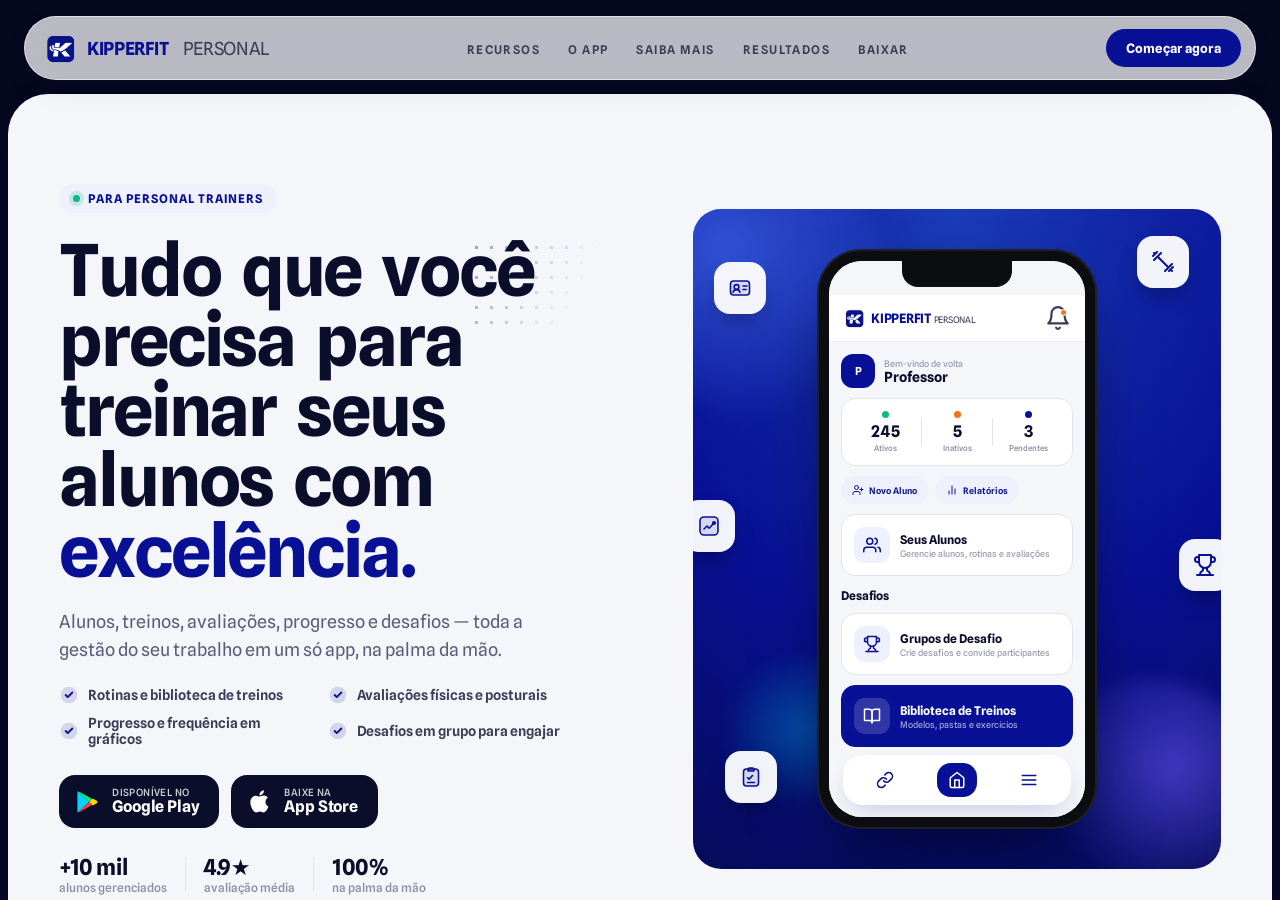
<file: index.html>
<!doctype html>
<html lang="pt-BR">
<head>
<meta charset="utf-8">
<meta name="viewport" content="width=device-width, initial-scale=1, viewport-fit=cover">
<title>KipperFit Personal — O app do personal moderno</title>
<meta name="description" content="Gerencie alunos, treinos, avaliações e progresso em um só app. KipperFit Personal — a plataforma completa para personal trainers.">
<link rel="icon" href="assets/logo.png">
<link rel="preconnect" href="https://fonts.googleapis.com">
<link rel="preconnect" href="https://fonts.gstatic.com" crossorigin>
<link href="https://fonts.googleapis.com/css2?family=Spline+Sans:wght@400;500;600;700;800&display=swap" rel="stylesheet">
<link rel="stylesheet" href="assets/styles.css">
<noscript><style>
  /* without JS the reveal observer never runs — show everything up front */
  .lp-fade, .lp-reveal.in .lp-rt-char, .lp-rt-char { opacity: 1 !important; transform: none !important; filter: none !important; }
  .lp-reveal-char { opacity: 1 !important; transform: none !important; filter: none !important; animation: none !important; }
</style></noscript>
</head>
<body>
<div class="lp-root">
  <div class="lp-shell">

<nav class="lp-nav">
  <a class="lp-brand" href="./" aria-label="KipperFit Personal — início"><img src="assets/logo.png" alt="KipperFit Personal">KIPPERFIT<span class="thin">PERSONAL</span></a>
  <ul class="lp-nav-links">
    <li><a href="#features">RECURSOS</a></li>
    <li><a href="#cases">O APP</a></li>
    <li><a href="./saiba-mais/">SAIBA MAIS</a></li>
    <li><a href="#progress">RESULTADOS</a></li>
    <li><a href="#download">BAIXAR</a></li>
  </ul>
  <a class="lp-nav-cta" href="#download">Começar agora</a>
  <button class="lp-burger" aria-label="Abrir menu" aria-expanded="false"><span></span><span></span><span></span></button>
</nav>
<div class="lp-mobile-menu">
  <a href="#features">RECURSOS</a>
  <a href="#cases">O APP</a>
  <a href="./saiba-mais/">SAIBA MAIS</a>
  <a href="#progress">RESULTADOS</a>
  <a href="#download">BAIXAR</a>
  <a class="lp-mobile-menu-cta" href="#download">Começar agora</a>
</div>
<div class="lp-panel">
  <section class="lp-section lp-hero">
    <div class="lp-hero-left">
      <span class="lp-dots hero"></span>
      <span class="lp-eyebrow"><span class="dot"></span> PARA PERSONAL TRAINERS</span>
      <h1 class="lp-h1"><span class="lp-reveal-word"><span class="lp-reveal-char" style="animation-delay:0.000s">T</span><span class="lp-reveal-char" style="animation-delay:0.030s">u</span><span class="lp-reveal-char" style="animation-delay:0.060s">d</span><span class="lp-reveal-char" style="animation-delay:0.090s">o</span><span style="display:inline-block;width:0.28em"> </span></span><span class="lp-reveal-word"><span class="lp-reveal-char" style="animation-delay:0.150s">q</span><span class="lp-reveal-char" style="animation-delay:0.180s">u</span><span class="lp-reveal-char" style="animation-delay:0.210s">e</span><span style="display:inline-block;width:0.28em"> </span></span><span class="lp-reveal-word"><span class="lp-reveal-char" style="animation-delay:0.270s">v</span><span class="lp-reveal-char" style="animation-delay:0.300s">o</span><span class="lp-reveal-char" style="animation-delay:0.330s">c</span><span class="lp-reveal-char" style="animation-delay:0.360s">ê</span><span style="display:inline-block;width:0.28em"> </span></span><span class="lp-reveal-word"><span class="lp-reveal-char" style="animation-delay:0.420s">p</span><span class="lp-reveal-char" style="animation-delay:0.450s">r</span><span class="lp-reveal-char" style="animation-delay:0.480s">e</span><span class="lp-reveal-char" style="animation-delay:0.510s">c</span><span class="lp-reveal-char" style="animation-delay:0.540s">i</span><span class="lp-reveal-char" style="animation-delay:0.570s">s</span><span class="lp-reveal-char" style="animation-delay:0.600s">a</span><span style="display:inline-block;width:0.28em"> </span></span><span class="lp-reveal-word"><span class="lp-reveal-char" style="animation-delay:0.660s">p</span><span class="lp-reveal-char" style="animation-delay:0.690s">a</span><span class="lp-reveal-char" style="animation-delay:0.720s">r</span><span class="lp-reveal-char" style="animation-delay:0.750s">a</span><span style="display:inline-block;width:0.28em"> </span></span><span class="lp-reveal-word"><span class="lp-reveal-char" style="animation-delay:0.810s">t</span><span class="lp-reveal-char" style="animation-delay:0.840s">r</span><span class="lp-reveal-char" style="animation-delay:0.870s">e</span><span class="lp-reveal-char" style="animation-delay:0.900s">i</span><span class="lp-reveal-char" style="animation-delay:0.930s">n</span><span class="lp-reveal-char" style="animation-delay:0.960s">a</span><span class="lp-reveal-char" style="animation-delay:0.990s">r</span><span style="display:inline-block;width:0.28em"> </span></span><span class="lp-reveal-word"><span class="lp-reveal-char" style="animation-delay:1.050s">s</span><span class="lp-reveal-char" style="animation-delay:1.080s">e</span><span class="lp-reveal-char" style="animation-delay:1.110s">u</span><span class="lp-reveal-char" style="animation-delay:1.140s">s</span><span style="display:inline-block;width:0.28em"> </span></span><span class="lp-reveal-word"><span class="lp-reveal-char" style="animation-delay:1.200s">a</span><span class="lp-reveal-char" style="animation-delay:1.230s">l</span><span class="lp-reveal-char" style="animation-delay:1.260s">u</span><span class="lp-reveal-char" style="animation-delay:1.290s">n</span><span class="lp-reveal-char" style="animation-delay:1.320s">o</span><span class="lp-reveal-char" style="animation-delay:1.350s">s</span><span style="display:inline-block;width:0.28em"> </span></span><span class="lp-reveal-word"><span class="lp-reveal-char" style="animation-delay:1.410s">c</span><span class="lp-reveal-char" style="animation-delay:1.440s">o</span><span class="lp-reveal-char" style="animation-delay:1.470s">m</span><span style="display:inline-block;width:0.28em"> </span></span><span class="lp-reveal-word"><span class="lp-reveal-char accent" style="animation-delay:1.530s">e</span><span class="lp-reveal-char accent" style="animation-delay:1.560s">x</span><span class="lp-reveal-char accent" style="animation-delay:1.590s">c</span><span class="lp-reveal-char accent" style="animation-delay:1.620s">e</span><span class="lp-reveal-char accent" style="animation-delay:1.650s">l</span><span class="lp-reveal-char accent" style="animation-delay:1.680s">ê</span><span class="lp-reveal-char accent" style="animation-delay:1.710s">n</span><span class="lp-reveal-char accent" style="animation-delay:1.740s">c</span><span class="lp-reveal-char accent" style="animation-delay:1.770s">i</span><span class="lp-reveal-char accent" style="animation-delay:1.800s">a</span><span class="lp-reveal-char accent" style="animation-delay:1.830s">.</span><span style="display:inline-block;width:0.28em"> </span></span></h1>
      <p class="lp-sub lp-fade">Alunos, treinos, avaliações, progresso e desafios — toda a gestão do seu trabalho em um só app, na palma da mão.</p>
      <ul class="lp-hero-points lp-fade d1">
        <li><svg viewBox="0 0 24 24" fill="none" aria-hidden="true"><circle cx="12" cy="12" r="10" fill="currentColor" fill-opacity="0.14"/><path d="m8 12 2.5 2.5L16 9" stroke="currentColor" stroke-width="2.2" stroke-linecap="round" stroke-linejoin="round"/></svg> Rotinas e biblioteca de treinos</li>
        <li><svg viewBox="0 0 24 24" fill="none" aria-hidden="true"><circle cx="12" cy="12" r="10" fill="currentColor" fill-opacity="0.14"/><path d="m8 12 2.5 2.5L16 9" stroke="currentColor" stroke-width="2.2" stroke-linecap="round" stroke-linejoin="round"/></svg> Avaliações físicas e posturais</li>
        <li><svg viewBox="0 0 24 24" fill="none" aria-hidden="true"><circle cx="12" cy="12" r="10" fill="currentColor" fill-opacity="0.14"/><path d="m8 12 2.5 2.5L16 9" stroke="currentColor" stroke-width="2.2" stroke-linecap="round" stroke-linejoin="round"/></svg> Progresso e frequência em gráficos</li>
        <li><svg viewBox="0 0 24 24" fill="none" aria-hidden="true"><circle cx="12" cy="12" r="10" fill="currentColor" fill-opacity="0.14"/><path d="m8 12 2.5 2.5L16 9" stroke="currentColor" stroke-width="2.2" stroke-linecap="round" stroke-linejoin="round"/></svg> Desafios em grupo para engajar</li>
      </ul>
      <div class="lp-stores lp-fade d1" id="download"><a class="lp-store-btn" href="https://play.google.com/store/apps" target="_blank" rel="noreferrer"><svg viewBox="0 0 512 512" aria-hidden="true"><path fill="#00d4ff" d="M48 59.5v393c0 5 2.6 9.6 6.9 12.2L278 256 54.9 47.3A14.2 14.2 0 0 0 48 59.5z"/><path fill="#00f076" d="M54.9 47.3 278 256l60.7-60.7L92.7 56.9c-13-7.2-27.5-7.5-37.8-9.6z"/><path fill="#ffd900" d="M428.3 230.2 348.9 185 278 256l70.9 71 79.4-45.2c18.3-10.4 18.3-41.2 0-51.6z"/><path fill="#ff3a44" d="M54.9 464.7c10.3-2.1 24.8-2.4 37.8-9.6l246-138.4L278 256 54.9 464.7z"/></svg><span class="lp-store-txt"><span class="lp-store-small">DISPONÍVEL NO</span><span class="lp-store-big">Google Play</span></span></a><a class="lp-store-btn" href="https://www.apple.com/app-store/" target="_blank" rel="noreferrer"><svg viewBox="0 0 24 24" fill="currentColor" aria-hidden="true"><path d="M17.05 12.04c-.03-2.6 2.12-3.85 2.22-3.91-1.21-1.77-3.09-2.01-3.76-2.04-1.6-.16-3.12.94-3.93.94-.81 0-2.06-.92-3.39-.89-1.74.03-3.35 1.01-4.25 2.57-1.81 3.14-.46 7.79 1.3 10.34.86 1.25 1.89 2.65 3.23 2.6 1.3-.05 1.79-.84 3.36-.84 1.57 0 2.01.84 3.39.81 1.4-.02 2.29-1.27 3.15-2.53.99-1.45 1.4-2.85 1.42-2.93-.03-.01-2.72-1.04-2.75-4.13zM14.53 4.4c.72-.87 1.2-2.08 1.07-3.29-1.03.04-2.28.69-3.02 1.56-.66.77-1.24 2-1.09 3.18 1.15.09 2.32-.58 3.04-1.45z"/></svg><span class="lp-store-txt"><span class="lp-store-small">BAIXE NA</span><span class="lp-store-big">App Store</span></span></a></div>
      <div class="lp-trust lp-fade d2">
        <div class="lp-trust-stat"><b>+10 mil</b><span>alunos gerenciados</span></div>
        <div class="lp-trust-divider"></div>
        <div class="lp-trust-stat"><b>4.9★</b><span>avaliação média</span></div>
        <div class="lp-trust-divider"></div>
        <div class="lp-trust-stat"><b>100%</b><span>na palma da mão</span></div>
      </div>
    </div>
    <div class="lp-hero-right lp-fade d1">
      <div class="lp-stage">
        <span class="lp-blob b1"></span><span class="lp-blob b2"></span><span class="lp-blob b3"></span>
        <div class="lp-chip c1"><svg viewBox="0 0 24 24" fill="none" stroke="currentColor" stroke-width="1.6" stroke-linecap="round" stroke-linejoin="round"><rect x="2.5" y="5" width="19" height="14" rx="3" fill="currentColor" fill-opacity="0.12"/><circle cx="8.5" cy="11" r="2.4"/><path d="M5 16.2c.5-1.7 2-2.6 3.5-2.6s3 .9 3.5 2.6"/><path d="M15 10h4M15 13.5h3"/></svg></div>
        <div class="lp-chip c2"><svg viewBox="0 0 24 24" fill="none" stroke="currentColor" stroke-width="2" stroke-linecap="round" stroke-linejoin="round"><path d="m6.5 6.5 11 11M21 21l-1-1M3 3l1 1m14 17 4-4M2 6l4-4m-3 8 7-7m4 18 7-7"/></svg></div>
        <div class="lp-chip c3"><svg viewBox="0 0 24 24" fill="none" stroke="currentColor" stroke-width="1.6" stroke-linecap="round" stroke-linejoin="round"><rect x="3" y="3" width="18" height="18" rx="4" fill="currentColor" fill-opacity="0.12"/><path d="M7 15l3-3 2.2 2.2L17 9"/><circle cx="17" cy="9" r="1.3" fill="currentColor"/></svg></div>
        <div class="lp-chip c4"><svg viewBox="0 0 24 24" fill="none" stroke="currentColor" stroke-width="2" stroke-linecap="round" stroke-linejoin="round"><path d="M6 9H4.5a2.5 2.5 0 0 1 0-5H6"/><path d="M18 9h1.5a2.5 2.5 0 0 0 0-5H18"/><path d="M4 22h16"/><path d="M10 14.66V17c0 .55-.47.98-.97 1.21C7.85 18.75 7 20.24 7 22"/><path d="M14 14.66V17c0 .55.47.98.97 1.21C16.15 18.75 17 20.24 17 22"/><path d="M18 2H6v7a6 6 0 0 0 12 0V2Z"/></svg></div>
        <div class="lp-chip c5"><svg viewBox="0 0 24 24" fill="none" stroke="currentColor" stroke-width="1.6" stroke-linecap="round" stroke-linejoin="round"><rect x="4.5" y="4" width="15" height="17" rx="3" fill="currentColor" fill-opacity="0.12"/><path d="M9 4.5a1.5 1.5 0 0 1 1.5-1.5h3A1.5 1.5 0 0 1 15 4.5V6H9z" fill="currentColor" fill-opacity="0.25"/><path d="M8.5 12.5l1.6 1.6 3.4-3.6"/><path d="M8.5 17.5h7"/></svg></div>
        <div class="lp-phone"><div class="lp-phone-notch"></div><div class="lp-phone-screen"><div class="lp-screen-cycle"><div class="lp-screen-slide active"><div class="appui"><div class="appui-header"><div class="appui-brand"><img src="assets/logo.png" alt="KipperFit Personal"><span>KIPPERFIT<span class="thin">PERSONAL</span></span></div><div class="appui-bell"><svg viewBox="0 0 24 24" fill="none" stroke="currentColor" stroke-width="2" stroke-linecap="round" stroke-linejoin="round"><path d="M18 8A6 6 0 0 0 6 8c0 7-3 9-3 9h18s-3-2-3-9"/><path d="M13.73 21a2 2 0 0 1-3.46 0"/></svg><span class="bdot"></span></div></div><div class="appui-body">
    <div class="appui-greet"><div class="appui-avatar">P</div><div><div class="hi">Bem-vindo de volta</div><div class="nm">Professor</div></div></div>
    <div class="appui-metrics">
      <div class="appui-metric"><span class="mdot" style="background:#10b981"></span><span class="mn">245</span><span class="ml">Ativos</span></div>
      <div class="appui-mdiv"></div>
      <div class="appui-metric"><span class="mdot" style="background:#f97316"></span><span class="mn">5</span><span class="ml">Inativos</span></div>
      <div class="appui-mdiv"></div>
      <div class="appui-metric"><span class="mdot" style="background:#081095"></span><span class="mn">3</span><span class="ml">Pendentes</span></div>
    </div>
    <div class="appui-pills"><span class="appui-pill"><svg viewBox="0 0 24 24" fill="none" stroke="currentColor" stroke-width="2" stroke-linecap="round" stroke-linejoin="round"><path d="M16 21v-2a4 4 0 0 0-4-4H6a4 4 0 0 0-4 4v2"/><circle cx="9" cy="7" r="4"/><line x1="19" y1="8" x2="19" y2="14"/><line x1="22" y1="11" x2="16" y2="11"/></svg> Novo Aluno</span><span class="appui-pill"><svg viewBox="0 0 24 24" fill="none" stroke="currentColor" stroke-width="2" stroke-linecap="round" stroke-linejoin="round"><line x1="18" y1="20" x2="18" y2="10"/><line x1="12" y1="20" x2="12" y2="4"/><line x1="6" y1="20" x2="6" y2="14"/></svg> Relatórios</span></div>
    <div class="appui-card"><div class="ci"><svg viewBox="0 0 24 24" fill="none" stroke="currentColor" stroke-width="2" stroke-linecap="round" stroke-linejoin="round"><path d="M17 21v-2a4 4 0 0 0-4-4H5a4 4 0 0 0-4 4v2"/><circle cx="9" cy="7" r="4"/><path d="M23 21v-2a4 4 0 0 0-3-3.87"/><path d="M16 3.13a4 4 0 0 1 0 7.75"/></svg></div><div><div class="ct">Seus Alunos</div><div class="cs">Gerencie alunos, rotinas e avaliações</div></div><div class="cgo"><svg viewBox="0 0 24 24" fill="none" stroke="currentColor" stroke-width="2" stroke-linecap="round" stroke-linejoin="round"><line x1="5" y1="12" x2="19" y2="12"/><polyline points="12 5 19 12 12 19"/></svg></div></div>
    <div class="appui-label">Desafios</div>
    <div class="appui-card"><div class="ci"><svg viewBox="0 0 24 24" fill="none" stroke="currentColor" stroke-width="2" stroke-linecap="round" stroke-linejoin="round"><path d="M6 9H4.5a2.5 2.5 0 0 1 0-5H6"/><path d="M18 9h1.5a2.5 2.5 0 0 0 0-5H18"/><path d="M4 22h16"/><path d="M10 14.66V17c0 .55-.47.98-.97 1.21C7.85 18.75 7 20.24 7 22"/><path d="M14 14.66V17c0 .55.47.98.97 1.21C16.15 18.75 17 20.24 17 22"/><path d="M18 2H6v7a6 6 0 0 0 12 0V2Z"/></svg></div><div><div class="ct">Grupos de Desafio</div><div class="cs">Crie desafios e convide participantes</div></div><div class="cgo"><svg viewBox="0 0 24 24" fill="none" stroke="currentColor" stroke-width="2" stroke-linecap="round" stroke-linejoin="round"><polyline points="9 18 15 12 9 6"/></svg></div></div>
    <div class="appui-card solid"><div class="ci"><svg viewBox="0 0 24 24" fill="none" stroke="currentColor" stroke-width="2" stroke-linecap="round" stroke-linejoin="round"><path d="M2 3h6a4 4 0 0 1 4 4v14a3 3 0 0 0-3-3H2z"/><path d="M22 3h-6a4 4 0 0 0-4 4v14a3 3 0 0 1 3-3h7z"/></svg></div><div><div class="ct">Biblioteca de Treinos</div><div class="cs">Modelos, pastas e exercícios</div></div><div class="cgo"><svg viewBox="0 0 24 24" fill="none" stroke="currentColor" stroke-width="2" stroke-linecap="round" stroke-linejoin="round"><polyline points="9 18 15 12 9 6"/></svg></div></div>
  </div></div></div><div class="lp-screen-slide"><div class="appui"><div class="appui-header"><div class="appui-brand"><img src="assets/logo.png" alt="KipperFit Personal"><span>KIPPERFIT<span class="thin">PERSONAL</span></span></div><div class="appui-bell"><svg viewBox="0 0 24 24" fill="none" stroke="currentColor" stroke-width="2" stroke-linecap="round" stroke-linejoin="round"><path d="M18 8A6 6 0 0 0 6 8c0 7-3 9-3 9h18s-3-2-3-9"/><path d="M13.73 21a2 2 0 0 1-3.46 0"/></svg><span class="bdot"></span></div></div><div class="appui-body">
    <div class="appui-label">Seus Alunos</div>
    <div class="appui-metrics">
      <div class="appui-metric"><span class="mdot" style="background:#10b981"></span><span class="mn">245</span><span class="ml">Ativos</span></div>
      <div class="appui-mdiv"></div>
      <div class="appui-metric"><span class="mdot" style="background:#f97316"></span><span class="mn">5</span><span class="ml">Inativos</span></div>
      <div class="appui-mdiv"></div>
      <div class="appui-metric"><span class="mdot" style="background:#ef4444"></span><span class="mn">2</span><span class="ml">Excluídos</span></div>
    </div>
    <div class="appui-list"><div class="appui-srow"><div class="appui-sav">AC<span class="sdot" style="background:#10b981"></span></div><div class="appui-sinfo"><div class="appui-sname">Ana Carolina</div><span class="appui-sbadge">Hipertrofia</span></div><div class="appui-wa"><svg viewBox="0 0 24 24" fill="currentColor"><path d="M.057 24l1.687-6.163a11.867 11.867 0 0 1-1.587-5.946C.16 5.335 5.495 0 12.05 0a11.817 11.817 0 0 1 8.413 3.488 11.824 11.824 0 0 1 3.48 8.414c-.003 6.557-5.338 11.892-11.893 11.892a11.9 11.9 0 0 1-5.688-1.448L.057 24zm6.597-3.807c1.676.995 3.276 1.591 5.392 1.592 5.448 0 9.886-4.434 9.889-9.885.002-5.462-4.415-9.89-9.881-9.892-5.452 0-9.887 4.434-9.889 9.884a9.86 9.86 0 0 0 1.51 5.26l-.999 3.648 3.978-1.044zm11.387-5.464c-.074-.124-.272-.198-.57-.347-.297-.149-1.758-.868-2.031-.967-.272-.099-.47-.149-.669.149-.198.297-.768.967-.941 1.165-.173.198-.347.223-.644.074-.297-.149-1.255-.462-2.39-1.475-.883-.788-1.48-1.761-1.653-2.059-.173-.297-.018-.458.13-.606.134-.133.297-.347.446-.521.151-.172.2-.296.3-.495.099-.198.05-.372-.025-.521-.075-.148-.669-1.611-.916-2.206-.242-.579-.487-.501-.669-.51l-.57-.01c-.198 0-.52.074-.792.372-.272.297-1.04 1.016-1.04 2.479 0 1.462 1.065 2.875 1.213 3.074.149.198 2.096 3.2 5.077 4.487.709.306 1.263.489 1.694.626.712.226 1.36.194 1.872.118.571-.085 1.758-.719 2.006-1.413.248-.695.248-1.29.173-1.414z"/></svg></div></div><div class="appui-srow"><div class="appui-sav">BM<span class="sdot" style="background:#10b981"></span></div><div class="appui-sinfo"><div class="appui-sname">Bruno Martins</div><span class="appui-sbadge">Emagrecimento</span></div><div class="appui-wa"><svg viewBox="0 0 24 24" fill="currentColor"><path d="M.057 24l1.687-6.163a11.867 11.867 0 0 1-1.587-5.946C.16 5.335 5.495 0 12.05 0a11.817 11.817 0 0 1 8.413 3.488 11.824 11.824 0 0 1 3.48 8.414c-.003 6.557-5.338 11.892-11.893 11.892a11.9 11.9 0 0 1-5.688-1.448L.057 24zm6.597-3.807c1.676.995 3.276 1.591 5.392 1.592 5.448 0 9.886-4.434 9.889-9.885.002-5.462-4.415-9.89-9.881-9.892-5.452 0-9.887 4.434-9.889 9.884a9.86 9.86 0 0 0 1.51 5.26l-.999 3.648 3.978-1.044zm11.387-5.464c-.074-.124-.272-.198-.57-.347-.297-.149-1.758-.868-2.031-.967-.272-.099-.47-.149-.669.149-.198.297-.768.967-.941 1.165-.173.198-.347.223-.644.074-.297-.149-1.255-.462-2.39-1.475-.883-.788-1.48-1.761-1.653-2.059-.173-.297-.018-.458.13-.606.134-.133.297-.347.446-.521.151-.172.2-.296.3-.495.099-.198.05-.372-.025-.521-.075-.148-.669-1.611-.916-2.206-.242-.579-.487-.501-.669-.51l-.57-.01c-.198 0-.52.074-.792.372-.272.297-1.04 1.016-1.04 2.479 0 1.462 1.065 2.875 1.213 3.074.149.198 2.096 3.2 5.077 4.487.709.306 1.263.489 1.694.626.712.226 1.36.194 1.872.118.571-.085 1.758-.719 2.006-1.413.248-.695.248-1.29.173-1.414z"/></svg></div></div><div class="appui-srow"><div class="appui-sav">CF<span class="sdot" style="background:#10b981"></span></div><div class="appui-sinfo"><div class="appui-sname">Carla Ferreira</div><span class="appui-sbadge">Condicionamento</span></div><div class="appui-wa"><svg viewBox="0 0 24 24" fill="currentColor"><path d="M.057 24l1.687-6.163a11.867 11.867 0 0 1-1.587-5.946C.16 5.335 5.495 0 12.05 0a11.817 11.817 0 0 1 8.413 3.488 11.824 11.824 0 0 1 3.48 8.414c-.003 6.557-5.338 11.892-11.893 11.892a11.9 11.9 0 0 1-5.688-1.448L.057 24zm6.597-3.807c1.676.995 3.276 1.591 5.392 1.592 5.448 0 9.886-4.434 9.889-9.885.002-5.462-4.415-9.89-9.881-9.892-5.452 0-9.887 4.434-9.889 9.884a9.86 9.86 0 0 0 1.51 5.26l-.999 3.648 3.978-1.044zm11.387-5.464c-.074-.124-.272-.198-.57-.347-.297-.149-1.758-.868-2.031-.967-.272-.099-.47-.149-.669.149-.198.297-.768.967-.941 1.165-.173.198-.347.223-.644.074-.297-.149-1.255-.462-2.39-1.475-.883-.788-1.48-1.761-1.653-2.059-.173-.297-.018-.458.13-.606.134-.133.297-.347.446-.521.151-.172.2-.296.3-.495.099-.198.05-.372-.025-.521-.075-.148-.669-1.611-.916-2.206-.242-.579-.487-.501-.669-.51l-.57-.01c-.198 0-.52.074-.792.372-.272.297-1.04 1.016-1.04 2.479 0 1.462 1.065 2.875 1.213 3.074.149.198 2.096 3.2 5.077 4.487.709.306 1.263.489 1.694.626.712.226 1.36.194 1.872.118.571-.085 1.758-.719 2.006-1.413.248-.695.248-1.29.173-1.414z"/></svg></div></div><div class="appui-srow"><div class="appui-sav">DR<span class="sdot" style="background:#f97316"></span></div><div class="appui-sinfo"><div class="appui-sname">Diego Ramos</div><span class="appui-sbadge">Força</span></div><div class="appui-wa"><svg viewBox="0 0 24 24" fill="currentColor"><path d="M.057 24l1.687-6.163a11.867 11.867 0 0 1-1.587-5.946C.16 5.335 5.495 0 12.05 0a11.817 11.817 0 0 1 8.413 3.488 11.824 11.824 0 0 1 3.48 8.414c-.003 6.557-5.338 11.892-11.893 11.892a11.9 11.9 0 0 1-5.688-1.448L.057 24zm6.597-3.807c1.676.995 3.276 1.591 5.392 1.592 5.448 0 9.886-4.434 9.889-9.885.002-5.462-4.415-9.89-9.881-9.892-5.452 0-9.887 4.434-9.889 9.884a9.86 9.86 0 0 0 1.51 5.26l-.999 3.648 3.978-1.044zm11.387-5.464c-.074-.124-.272-.198-.57-.347-.297-.149-1.758-.868-2.031-.967-.272-.099-.47-.149-.669.149-.198.297-.768.967-.941 1.165-.173.198-.347.223-.644.074-.297-.149-1.255-.462-2.39-1.475-.883-.788-1.48-1.761-1.653-2.059-.173-.297-.018-.458.13-.606.134-.133.297-.347.446-.521.151-.172.2-.296.3-.495.099-.198.05-.372-.025-.521-.075-.148-.669-1.611-.916-2.206-.242-.579-.487-.501-.669-.51l-.57-.01c-.198 0-.52.074-.792.372-.272.297-1.04 1.016-1.04 2.479 0 1.462 1.065 2.875 1.213 3.074.149.198 2.096 3.2 5.077 4.487.709.306 1.263.489 1.694.626.712.226 1.36.194 1.872.118.571-.085 1.758-.719 2.006-1.413.248-.695.248-1.29.173-1.414z"/></svg></div></div><div class="appui-srow"><div class="appui-sav">ES<span class="sdot" style="background:#10b981"></span></div><div class="appui-sinfo"><div class="appui-sname">Elaine Souza</div><span class="appui-sbadge">Hipertrofia</span></div><div class="appui-wa"><svg viewBox="0 0 24 24" fill="currentColor"><path d="M.057 24l1.687-6.163a11.867 11.867 0 0 1-1.587-5.946C.16 5.335 5.495 0 12.05 0a11.817 11.817 0 0 1 8.413 3.488 11.824 11.824 0 0 1 3.48 8.414c-.003 6.557-5.338 11.892-11.893 11.892a11.9 11.9 0 0 1-5.688-1.448L.057 24zm6.597-3.807c1.676.995 3.276 1.591 5.392 1.592 5.448 0 9.886-4.434 9.889-9.885.002-5.462-4.415-9.89-9.881-9.892-5.452 0-9.887 4.434-9.889 9.884a9.86 9.86 0 0 0 1.51 5.26l-.999 3.648 3.978-1.044zm11.387-5.464c-.074-.124-.272-.198-.57-.347-.297-.149-1.758-.868-2.031-.967-.272-.099-.47-.149-.669.149-.198.297-.768.967-.941 1.165-.173.198-.347.223-.644.074-.297-.149-1.255-.462-2.39-1.475-.883-.788-1.48-1.761-1.653-2.059-.173-.297-.018-.458.13-.606.134-.133.297-.347.446-.521.151-.172.2-.296.3-.495.099-.198.05-.372-.025-.521-.075-.148-.669-1.611-.916-2.206-.242-.579-.487-.501-.669-.51l-.57-.01c-.198 0-.52.074-.792.372-.272.297-1.04 1.016-1.04 2.479 0 1.462 1.065 2.875 1.213 3.074.149.198 2.096 3.2 5.077 4.487.709.306 1.263.489 1.694.626.712.226 1.36.194 1.872.118.571-.085 1.758-.719 2.006-1.413.248-.695.248-1.29.173-1.414z"/></svg></div></div></div>
  </div></div></div><div class="lp-screen-slide"><div class="appui"><div class="appui-header"><div class="appui-brand"><img src="assets/logo.png" alt="KipperFit Personal"><span>KIPPERFIT<span class="thin">PERSONAL</span></span></div><div class="appui-bell"><svg viewBox="0 0 24 24" fill="none" stroke="currentColor" stroke-width="2" stroke-linecap="round" stroke-linejoin="round"><path d="M18 8A6 6 0 0 0 6 8c0 7-3 9-3 9h18s-3-2-3-9"/><path d="M13.73 21a2 2 0 0 1-3.46 0"/></svg><span class="bdot"></span></div></div><div class="appui-body">
    <div class="appui-label">Treino A · Superiores</div>
    <div class="appui-card solid" style="padding:12px"><div class="ci"><svg viewBox="0 0 24 24" fill="none" stroke="currentColor" stroke-width="2" stroke-linecap="round" stroke-linejoin="round"><path d="m6.5 6.5 11 11"/><path d="m21 21-1-1"/><path d="m3 3 1 1"/><path d="m18 22 4-4"/><path d="m2 6 4-4"/><path d="m3 10 7-7"/><path d="m14 21 7-7"/></svg></div><div><div class="ct">Hipertrofia · Semana 3</div><div class="cs">4 exercícios · ~52 min</div></div><div class="cgo"><svg viewBox="0 0 24 24" fill="none" stroke="currentColor" stroke-width="2" stroke-linecap="round" stroke-linejoin="round"><path d="M16 4h2a2 2 0 0 1 2 2v14a2 2 0 0 1-2 2H6a2 2 0 0 1-2-2V6a2 2 0 0 1 2-2h2"/><rect x="8" y="2" width="8" height="4" rx="1" ry="1"/><path d="m9 14 2 2 4-4"/></svg></div></div>
    <div class="appui-exrow"><div class="appui-exidx">1</div><div class="appui-exinfo"><div class="appui-exname">Supino reto</div><div class="appui-exmeta">Peito · Barra</div></div><div class="appui-exsets">4 x 10</div></div><div class="appui-exrow"><div class="appui-exidx">2</div><div class="appui-exinfo"><div class="appui-exname">Crucifixo inclinado</div><div class="appui-exmeta">Peito · Halteres</div></div><div class="appui-exsets">3 x 12</div></div><div class="appui-exrow"><div class="appui-exidx">3</div><div class="appui-exinfo"><div class="appui-exname">Desenvolvimento</div><div class="appui-exmeta">Ombro · Halteres</div></div><div class="appui-exsets">4 x 10</div></div><div class="appui-exrow"><div class="appui-exidx">4</div><div class="appui-exinfo"><div class="appui-exname">Tríceps corda</div><div class="appui-exmeta">Tríceps · Polia</div></div><div class="appui-exsets">3 x 15</div></div>
  </div></div></div><div class="lp-screen-slide"><div class="appui"><div class="appui-header"><div class="appui-brand"><img src="assets/logo.png" alt="KipperFit Personal"><span>KIPPERFIT<span class="thin">PERSONAL</span></span></div><div class="appui-bell"><svg viewBox="0 0 24 24" fill="none" stroke="currentColor" stroke-width="2" stroke-linecap="round" stroke-linejoin="round"><path d="M18 8A6 6 0 0 0 6 8c0 7-3 9-3 9h18s-3-2-3-9"/><path d="M13.73 21a2 2 0 0 1-3.46 0"/></svg><span class="bdot"></span></div></div><div class="appui-body">
    <div class="appui-label">Progresso</div>
    <div class="appui-chartcard"><div class="cct">Frequência semanal</div><div class="ccs">Presenças nos últimos 7 dias</div><div class="appui-bars"><div class="appui-bar muted" style="height:42%"></div><div class="appui-bar" style="height:58%"></div><div class="appui-bar" style="height:50%"></div><div class="appui-bar muted" style="height:72%"></div><div class="appui-bar" style="height:64%"></div><div class="appui-bar" style="height:88%"></div><div class="appui-bar muted" style="height:80%"></div></div><div class="appui-bars-x"><span>S</span><span>T</span><span>Q</span><span>Q</span><span>S</span><span>S</span><span>D</span></div></div>
    <div class="appui-card"><div class="ci"><svg viewBox="0 0 24 24" fill="none" stroke="currentColor" stroke-width="2" stroke-linecap="round" stroke-linejoin="round"><line x1="18" y1="20" x2="18" y2="10"/><line x1="12" y1="20" x2="12" y2="4"/><line x1="6" y1="20" x2="6" y2="14"/></svg></div><div><div class="ct">Carga total +18%</div><div class="cs">Comparado ao mês anterior</div></div></div>
    <div class="appui-card"><div class="ci" style="background:#eafaf0;color:#10b981"><svg viewBox="0 0 24 24" fill="none" stroke="currentColor" stroke-width="2" stroke-linecap="round" stroke-linejoin="round"><polyline points="20 6 9 17 4 12"/></svg></div><div><div class="ct">92% de adesão</div><div class="cs">Treinos concluídos no período</div></div></div>
  </div></div></div><div class="lp-screen-slide"><div class="appui"><div class="appui-header"><div class="appui-brand"><img src="assets/logo.png" alt="KipperFit Personal"><span>KIPPERFIT<span class="thin">PERSONAL</span></span></div><div class="appui-bell"><svg viewBox="0 0 24 24" fill="none" stroke="currentColor" stroke-width="2" stroke-linecap="round" stroke-linejoin="round"><path d="M18 8A6 6 0 0 0 6 8c0 7-3 9-3 9h18s-3-2-3-9"/><path d="M13.73 21a2 2 0 0 1-3.46 0"/></svg><span class="bdot"></span></div></div><div class="appui-body">
    <div class="appui-label">Avaliações</div>
    <div class="appui-card solid" style="padding:12px"><div class="ci"><svg viewBox="0 0 24 24" fill="none" stroke="currentColor" stroke-width="2" stroke-linecap="round" stroke-linejoin="round"><path d="M16 4h2a2 2 0 0 1 2 2v14a2 2 0 0 1-2 2H6a2 2 0 0 1-2-2V6a2 2 0 0 1 2-2h2"/><rect x="8" y="2" width="8" height="4" rx="1" ry="1"/><path d="m9 14 2 2 4-4"/></svg></div><div><div class="ct">Nova avaliação</div><div class="cs">Física, postural ou neuromotora</div></div><div class="cgo"><svg viewBox="0 0 24 24" fill="none" stroke="currentColor" stroke-width="2" stroke-linecap="round" stroke-linejoin="round"><polyline points="9 18 15 12 9 6"/></svg></div></div>
    <div class="appui-card"><div class="ci"><svg viewBox="0 0 24 24" fill="none" stroke="currentColor" stroke-width="2" stroke-linecap="round" stroke-linejoin="round"><path d="M16 4h2a2 2 0 0 1 2 2v14a2 2 0 0 1-2 2H6a2 2 0 0 1-2-2V6a2 2 0 0 1 2-2h2"/><rect x="8" y="2" width="8" height="4" rx="1" ry="1"/><path d="m9 14 2 2 4-4"/></svg></div><div><div class="ct">Avaliação física</div><div class="cs">Dobras · circunferências</div></div><div class="appui-pilltag">Pronto</div></div><div class="appui-card"><div class="ci"><svg viewBox="0 0 24 24" fill="none" stroke="currentColor" stroke-width="2" stroke-linecap="round" stroke-linejoin="round"><polyline points="20 6 9 17 4 12"/></svg></div><div><div class="ct">Anamnese</div><div class="cs">Histórico e objetivos</div></div><div class="appui-pilltag">Pronto</div></div><div class="appui-card"><div class="ci"><svg viewBox="0 0 24 24" fill="none" stroke="currentColor" stroke-width="2" stroke-linecap="round" stroke-linejoin="round"><polyline points="22 12 18 12 15 21 9 3 6 12 2 12"/></svg></div><div><div class="ct">Postural</div><div class="cs">Análise de desvios</div></div><div class="appui-pilltag">Novo</div></div><div class="appui-card"><div class="ci"><svg viewBox="0 0 24 24" fill="none" stroke="currentColor" stroke-width="2" stroke-linecap="round" stroke-linejoin="round"><path d="M20.84 4.61a5.5 5.5 0 0 0-7.78 0L12 5.67l-1.06-1.06a5.5 5.5 0 1 0-7.78 7.78l1.06 1.06L12 21.23l7.78-7.78 1.06-1.06a5.5 5.5 0 0 0 0-7.78z"/></svg></div><div><div class="ct">Neuromotora</div><div class="cs">Força e mobilidade</div></div><div class="appui-pilltag">Novo</div></div>
  </div></div></div><div class="lp-screen-slide"><div class="appui"><div class="appui-header"><div class="appui-brand"><img src="assets/logo.png" alt="KipperFit Personal"><span>KIPPERFIT<span class="thin">PERSONAL</span></span></div><div class="appui-bell"><svg viewBox="0 0 24 24" fill="none" stroke="currentColor" stroke-width="2" stroke-linecap="round" stroke-linejoin="round"><path d="M18 8A6 6 0 0 0 6 8c0 7-3 9-3 9h18s-3-2-3-9"/><path d="M13.73 21a2 2 0 0 1-3.46 0"/></svg><span class="bdot"></span></div></div><div class="appui-body">
    <div class="appui-label">Desafios &amp; Grupos</div>
    <div class="appui-card solid" style="padding:12px"><div class="ci"><svg viewBox="0 0 24 24" fill="none" stroke="currentColor" stroke-width="2" stroke-linecap="round" stroke-linejoin="round"><path d="M6 9H4.5a2.5 2.5 0 0 1 0-5H6"/><path d="M18 9h1.5a2.5 2.5 0 0 0 0-5H18"/><path d="M4 22h16"/><path d="M10 14.66V17c0 .55-.47.98-.97 1.21C7.85 18.75 7 20.24 7 22"/><path d="M14 14.66V17c0 .55.47.98.97 1.21C16.15 18.75 17 20.24 17 22"/><path d="M18 2H6v7a6 6 0 0 0 12 0V2Z"/></svg></div><div><div class="ct">Criar desafio</div><div class="cs">Convide alunos e defina metas</div></div><div class="cgo"><svg viewBox="0 0 24 24" fill="none" stroke="currentColor" stroke-width="2" stroke-linecap="round" stroke-linejoin="round"><polyline points="9 18 15 12 9 6"/></svg></div></div>
    <div class="appui-card"><div class="ci"><svg viewBox="0 0 24 24" fill="none" stroke="currentColor" stroke-width="2" stroke-linecap="round" stroke-linejoin="round"><path d="M6 9H4.5a2.5 2.5 0 0 1 0-5H6"/><path d="M18 9h1.5a2.5 2.5 0 0 0 0-5H18"/><path d="M4 22h16"/><path d="M10 14.66V17c0 .55-.47.98-.97 1.21C7.85 18.75 7 20.24 7 22"/><path d="M14 14.66V17c0 .55.47.98.97 1.21C16.15 18.75 17 20.24 17 22"/><path d="M18 2H6v7a6 6 0 0 0 12 0V2Z"/></svg></div><div><div class="ct">Desafio 30 dias</div><div class="cs">48 participantes</div></div><div class="appui-pilltag">Ativo</div></div><div class="appui-card"><div class="ci"><svg viewBox="0 0 24 24" fill="none" stroke="currentColor" stroke-width="2" stroke-linecap="round" stroke-linejoin="round"><path d="M6 9H4.5a2.5 2.5 0 0 1 0-5H6"/><path d="M18 9h1.5a2.5 2.5 0 0 0 0-5H18"/><path d="M4 22h16"/><path d="M10 14.66V17c0 .55-.47.98-.97 1.21C7.85 18.75 7 20.24 7 22"/><path d="M14 14.66V17c0 .55.47.98.97 1.21C16.15 18.75 17 20.24 17 22"/><path d="M18 2H6v7a6 6 0 0 0 12 0V2Z"/></svg></div><div><div class="ct">Verão em forma</div><div class="cs">32 participantes</div></div><div class="appui-pilltag">Ativo</div></div><div class="appui-card"><div class="ci"><svg viewBox="0 0 24 24" fill="none" stroke="currentColor" stroke-width="2" stroke-linecap="round" stroke-linejoin="round"><path d="M6 9H4.5a2.5 2.5 0 0 1 0-5H6"/><path d="M18 9h1.5a2.5 2.5 0 0 0 0-5H18"/><path d="M4 22h16"/><path d="M10 14.66V17c0 .55-.47.98-.97 1.21C7.85 18.75 7 20.24 7 22"/><path d="M14 14.66V17c0 .55.47.98.97 1.21C16.15 18.75 17 20.24 17 22"/><path d="M18 2H6v7a6 6 0 0 0 12 0V2Z"/></svg></div><div><div class="ct">Bora treinar</div><div class="cs">21 participantes</div></div><div class="appui-pilltag">Ativo</div></div>
  </div></div></div></div><div class="appui-nav"><span class="appui-nav-ind" style="left:50%"></span><div class="appui-navitem"><svg viewBox="0 0 24 24" fill="none" stroke="currentColor" stroke-width="2" stroke-linecap="round" stroke-linejoin="round"><path d="M10 13a5 5 0 0 0 7.54.54l3-3a5 5 0 0 0-7.07-7.07l-1.72 1.71"/><path d="M14 11a5 5 0 0 0-7.54-.54l-3 3a5 5 0 0 0 7.07 7.07l1.71-1.71"/></svg></div><div class="appui-navitem active"><svg viewBox="0 0 24 24" fill="none" stroke="currentColor" stroke-width="2" stroke-linecap="round" stroke-linejoin="round"><path d="m3 9 9-7 9 7v11a2 2 0 0 1-2 2H5a2 2 0 0 1-2-2z"/><polyline points="9 22 9 12 15 12 15 22"/></svg></div><div class="appui-navitem"><svg viewBox="0 0 24 24" fill="none" stroke="currentColor" stroke-width="2" stroke-linecap="round" stroke-linejoin="round"><line x1="3" y1="12" x2="21" y2="12"/><line x1="3" y1="6" x2="21" y2="6"/><line x1="3" y1="18" x2="21" y2="18"/></svg></div></div></div></div>
      </div>
    </div>
  </section>

  <section class="lp-section lp-feat" id="features">
    <div class="lp-section-head lp-fade">
      <span class="kicker">Recursos</span>
      <h2>Feito para o personal moderno</h2>
      <p>Cada detalhe pensado para você economizar tempo e impressionar seus alunos. Menos planilhas soltas, mais resultado.</p>
      <a class="lp-pill-btn" href="#download">Explorar o app <svg viewBox="0 0 24 24" fill="none" stroke="currentColor" stroke-width="2" stroke-linecap="round" stroke-linejoin="round"><line x1="5" y1="12" x2="19" y2="12"/><polyline points="12 5 19 12 12 19"/></svg></a>
    </div>
    <div class="lp-feat-list"><div class="lp-feat-item lp-fade d1"><div class="lp-feat-ico "><svg viewBox="0 0 24 24" fill="none" stroke="currentColor" stroke-width="1.6" stroke-linecap="round" stroke-linejoin="round"><rect x="2.5" y="5" width="19" height="14" rx="3" fill="currentColor" fill-opacity="0.12"/><circle cx="8.5" cy="11" r="2.4"/><path d="M5 16.2c.5-1.7 2-2.6 3.5-2.6s3 .9 3.5 2.6"/><path d="M15 10h4M15 13.5h3"/></svg></div><div class="lp-feat-body"><h3>Gestão completa de alunos</h3><p>Cadastre alunos, organize em grupos e acompanhe cada evolução em um só painel.</p></div></div><div class="lp-feat-item lp-fade d2"><div class="lp-feat-ico alt"><svg viewBox="0 0 24 24" fill="none" stroke="currentColor" stroke-width="1.6" stroke-linecap="round" stroke-linejoin="round"><path d="M12 6.5C10.5 5.3 8.5 5 6.5 5S3 5.4 3 5.4V18s2-.6 3.5-.6 3.5.6 5.5 1.6c2-1 4-1.6 5.5-1.6s3.5.6 3.5.6V5.4S19.5 5 18 5s-3.5.3-5 1.5z" fill="currentColor" fill-opacity="0.12"/><path d="M12 6.5v12.5"/><path d="M8 11.5h0M8.8 10.3v2.4M7.2 10.3v2.4"/></svg></div><div class="lp-feat-body"><h3>Biblioteca de treinos</h3><p>Monte planilhas e reutilize modelos em segundos. Sua metodologia pronta para escalar.</p></div></div><div class="lp-feat-item lp-fade d3"><div class="lp-feat-ico alt2"><svg viewBox="0 0 24 24" fill="none" stroke="currentColor" stroke-width="1.6" stroke-linecap="round" stroke-linejoin="round"><rect x="4.5" y="4" width="15" height="17" rx="3" fill="currentColor" fill-opacity="0.12"/><path d="M9 4.5a1.5 1.5 0 0 1 1.5-1.5h3A1.5 1.5 0 0 1 15 4.5V6H9z" fill="currentColor" fill-opacity="0.25"/><path d="M8.5 12.5l1.6 1.6 3.4-3.6"/><path d="M8.5 17.5h7"/></svg></div><div class="lp-feat-body"><h3>Avaliações &amp; anamneses</h3><p>Físicas, posturais e neuromotoras com resultados estruturados e fáceis de comparar.</p></div></div><div class="lp-feat-item lp-fade d1"><div class="lp-feat-ico "><svg viewBox="0 0 24 24" fill="none" stroke="currentColor" stroke-width="1.6" stroke-linecap="round" stroke-linejoin="round"><rect x="3" y="3" width="18" height="18" rx="4" fill="currentColor" fill-opacity="0.12"/><path d="M7 15l3-3 2.2 2.2L17 9"/><circle cx="17" cy="9" r="1.3" fill="currentColor"/></svg></div><div class="lp-feat-body"><h3>Progresso e frequência</h3><p>Cargas, presença e adesão em gráficos claros. Mostre ao aluno o quanto ele evoluiu.</p></div></div></div>
  </section>
</div>

<section class="lp-cases" id="cases">
  <div class="lp-cases-head">
    <span class="lp-cases-kicker lp-fade"><img class="mark" src="assets/logo.png" alt=""> O APP</span>
    <h2><span class="lp-reveal lp-fade"><span class="lp-rt-word"><span class="lp-rt-char" style="transition-delay:0.000s">T</span><span class="lp-rt-char" style="transition-delay:0.028s">u</span><span class="lp-rt-char" style="transition-delay:0.056s">d</span><span class="lp-rt-char" style="transition-delay:0.084s">o</span><span class="lp-rt-char" style="display:inline-block;width:0.28em"> </span></span><span class="lp-rt-word"><span class="lp-rt-char" style="transition-delay:0.112s">e</span><span class="lp-rt-char" style="transition-delay:0.140s">m</span><span class="lp-rt-char" style="display:inline-block;width:0.28em"> </span></span><span class="lp-rt-word"><span class="lp-rt-char" style="transition-delay:0.168s">u</span><span class="lp-rt-char" style="transition-delay:0.196s">m</span><span class="lp-rt-char" style="display:inline-block;width:0.28em"> </span></span><span class="lp-rt-word"><span class="lp-rt-char" style="transition-delay:0.224s">s</span><span class="lp-rt-char" style="transition-delay:0.252s">ó</span><span class="lp-rt-char" style="display:inline-block;width:0.28em"> </span></span><span class="lp-rt-word"><span class="lp-rt-char" style="transition-delay:0.280s">a</span><span class="lp-rt-char" style="transition-delay:0.308s">p</span><span class="lp-rt-char" style="transition-delay:0.336s">p</span></span></span> <span class="sep">|</span> <span class="lp-reveal lp-fade accent"><span class="lp-rt-word"><span class="lp-rt-char" style="transition-delay:0.000s">f</span><span class="lp-rt-char" style="transition-delay:0.028s">e</span><span class="lp-rt-char" style="transition-delay:0.056s">i</span><span class="lp-rt-char" style="transition-delay:0.084s">t</span><span class="lp-rt-char" style="transition-delay:0.112s">o</span><span class="lp-rt-char" style="display:inline-block;width:0.28em"> </span></span><span class="lp-rt-word"><span class="lp-rt-char" style="transition-delay:0.140s">p</span><span class="lp-rt-char" style="transition-delay:0.168s">r</span><span class="lp-rt-char" style="transition-delay:0.196s">o</span><span class="lp-rt-char" style="display:inline-block;width:0.28em"> </span></span><span class="lp-rt-word"><span class="lp-rt-char" style="transition-delay:0.224s">p</span><span class="lp-rt-char" style="transition-delay:0.252s">e</span><span class="lp-rt-char" style="transition-delay:0.280s">r</span><span class="lp-rt-char" style="transition-delay:0.308s">s</span><span class="lp-rt-char" style="transition-delay:0.336s">o</span><span class="lp-rt-char" style="transition-delay:0.364s">n</span><span class="lp-rt-char" style="transition-delay:0.392s">a</span><span class="lp-rt-char" style="transition-delay:0.420s">l</span></span></span></h2>
    <p class="lp-fade d1">Do primeiro contato ao resultado: alunos, treinos, avaliações e progresso, juntos num fluxo que economiza seu tempo.</p>
  </div>
  <div class="lp-stories"><div class="lp-story lp-fade"><div class="lp-story-text"><span class="lp-story-kicker">01 — Alunos</span><h3><span class="lp-reveal lp-fade"><span class="lp-rt-word"><span class="lp-rt-char" style="transition-delay:0.000s">G</span><span class="lp-rt-char" style="transition-delay:0.028s">e</span><span class="lp-rt-char" style="transition-delay:0.056s">s</span><span class="lp-rt-char" style="transition-delay:0.084s">t</span><span class="lp-rt-char" style="transition-delay:0.112s">ã</span><span class="lp-rt-char" style="transition-delay:0.140s">o</span><span class="lp-rt-char" style="display:inline-block;width:0.28em"> </span></span><span class="lp-rt-word"><span class="lp-rt-char" style="transition-delay:0.168s">d</span><span class="lp-rt-char" style="transition-delay:0.196s">e</span><span class="lp-rt-char" style="display:inline-block;width:0.28em"> </span></span><span class="lp-rt-word"><span class="lp-rt-char" style="transition-delay:0.224s">a</span><span class="lp-rt-char" style="transition-delay:0.252s">l</span><span class="lp-rt-char" style="transition-delay:0.280s">u</span><span class="lp-rt-char" style="transition-delay:0.308s">n</span><span class="lp-rt-char" style="transition-delay:0.336s">o</span><span class="lp-rt-char" style="transition-delay:0.364s">s</span></span></span></h3><p>Cadastre alunos, organize por grupos e acompanhe a evolução de cada um. Todo o seu portfólio em um só painel, sempre à mão.</p></div><div class="lp-story-phonewrap students">
    <div class="lp-story-backdrop" aria-hidden="true"><span class="lp-story-plate p1"></span><span class="lp-story-plate p2"></span></div>
    <div class="lp-story-float metric"><strong>245</strong><span>alunos ativos</span></div>
    <div class="lp-story-float note">Lista, status e WhatsApp no mesmo fluxo</div>
    <div class="lp-story-token token-main" aria-hidden="true"><svg viewBox="0 0 24 24" fill="none" stroke="currentColor" stroke-width="1.6" stroke-linecap="round" stroke-linejoin="round"><rect x="2.5" y="5" width="19" height="14" rx="3" fill="currentColor" fill-opacity="0.12"/><circle cx="8.5" cy="11" r="2.4"/><path d="M5 16.2c.5-1.7 2-2.6 3.5-2.6s3 .9 3.5 2.6"/><path d="M15 10h4M15 13.5h3"/></svg></div>
    <div class="lp-story-token token-dot" aria-hidden="true"><svg viewBox="0 0 24 24" fill="none" stroke="currentColor" stroke-width="2" stroke-linecap="round" stroke-linejoin="round"><path d="M6 9H4.5a2.5 2.5 0 0 1 0-5H6"/><path d="M18 9h1.5a2.5 2.5 0 0 0 0-5H18"/><path d="M4 22h16"/><path d="M10 14.66V17c0 .55-.47.98-.97 1.21C7.85 18.75 7 20.24 7 22"/><path d="M14 14.66V17c0 .55.47.98.97 1.21C16.15 18.75 17 20.24 17 22"/><path d="M18 2H6v7a6 6 0 0 0 12 0V2Z"/></svg></div>
    <div class="lp-story-phone lp-story-phone-mini" aria-hidden="true"><span class="lp-story-btn btn1"></span><span class="lp-story-btn btn2"></span><span class="lp-story-btn btn3"></span><div class="lp-story-device-screen"><div class="appui"><div class="appui-header"><div class="appui-brand"><img src="assets/logo.png" alt="KipperFit Personal"><span>KIPPERFIT<span class="thin">PERSONAL</span></span></div><div class="appui-bell"><svg viewBox="0 0 24 24" fill="none" stroke="currentColor" stroke-width="2" stroke-linecap="round" stroke-linejoin="round"><path d="M18 8A6 6 0 0 0 6 8c0 7-3 9-3 9h18s-3-2-3-9"/><path d="M13.73 21a2 2 0 0 1-3.46 0"/></svg><span class="bdot"></span></div></div><div class="appui-body">
    <div class="appui-label">Progresso</div>
    <div class="appui-chartcard"><div class="cct">Frequência semanal</div><div class="ccs">Presenças nos últimos 7 dias</div><div class="appui-bars"><div class="appui-bar muted" style="height:42%"></div><div class="appui-bar" style="height:58%"></div><div class="appui-bar" style="height:50%"></div><div class="appui-bar muted" style="height:72%"></div><div class="appui-bar" style="height:64%"></div><div class="appui-bar" style="height:88%"></div><div class="appui-bar muted" style="height:80%"></div></div><div class="appui-bars-x"><span>S</span><span>T</span><span>Q</span><span>Q</span><span>S</span><span>S</span><span>D</span></div></div>
    <div class="appui-card"><div class="ci"><svg viewBox="0 0 24 24" fill="none" stroke="currentColor" stroke-width="2" stroke-linecap="round" stroke-linejoin="round"><line x1="18" y1="20" x2="18" y2="10"/><line x1="12" y1="20" x2="12" y2="4"/><line x1="6" y1="20" x2="6" y2="14"/></svg></div><div><div class="ct">Carga total +18%</div><div class="cs">Comparado ao mês anterior</div></div></div>
    <div class="appui-card"><div class="ci" style="background:#eafaf0;color:#10b981"><svg viewBox="0 0 24 24" fill="none" stroke="currentColor" stroke-width="2" stroke-linecap="round" stroke-linejoin="round"><polyline points="20 6 9 17 4 12"/></svg></div><div><div class="ct">92% de adesão</div><div class="cs">Treinos concluídos no período</div></div></div>
  </div></div><div class="appui-nav"><span class="appui-nav-ind" style="left:50%"></span><div class="appui-navitem"><svg viewBox="0 0 24 24" fill="none" stroke="currentColor" stroke-width="2" stroke-linecap="round" stroke-linejoin="round"><path d="M10 13a5 5 0 0 0 7.54.54l3-3a5 5 0 0 0-7.07-7.07l-1.72 1.71"/><path d="M14 11a5 5 0 0 0-7.54-.54l-3 3a5 5 0 0 0 7.07 7.07l1.71-1.71"/></svg></div><div class="appui-navitem active"><svg viewBox="0 0 24 24" fill="none" stroke="currentColor" stroke-width="2" stroke-linecap="round" stroke-linejoin="round"><path d="m3 9 9-7 9 7v11a2 2 0 0 1-2 2H5a2 2 0 0 1-2-2z"/><polyline points="9 22 9 12 15 12 15 22"/></svg></div><div class="appui-navitem"><svg viewBox="0 0 24 24" fill="none" stroke="currentColor" stroke-width="2" stroke-linecap="round" stroke-linejoin="round"><line x1="3" y1="12" x2="21" y2="12"/><line x1="3" y1="6" x2="21" y2="6"/><line x1="3" y1="18" x2="21" y2="18"/></svg></div></div></div><div class="lp-story-device-top"><span class="camera"><span></span></span><span class="speaker"></span></div></div>
    <div class="lp-story-phone lp-story-phone-main"><span class="lp-story-btn btn1"></span><span class="lp-story-btn btn2"></span><span class="lp-story-btn btn3"></span><div class="lp-story-phone-screen"><div class="appui"><div class="appui-header"><div class="appui-brand"><img src="assets/logo.png" alt="KipperFit Personal"><span>KIPPERFIT<span class="thin">PERSONAL</span></span></div><div class="appui-bell"><svg viewBox="0 0 24 24" fill="none" stroke="currentColor" stroke-width="2" stroke-linecap="round" stroke-linejoin="round"><path d="M18 8A6 6 0 0 0 6 8c0 7-3 9-3 9h18s-3-2-3-9"/><path d="M13.73 21a2 2 0 0 1-3.46 0"/></svg><span class="bdot"></span></div></div><div class="appui-body">
    <div class="appui-label">Seus Alunos</div>
    <div class="appui-metrics">
      <div class="appui-metric"><span class="mdot" style="background:#10b981"></span><span class="mn">245</span><span class="ml">Ativos</span></div>
      <div class="appui-mdiv"></div>
      <div class="appui-metric"><span class="mdot" style="background:#f97316"></span><span class="mn">5</span><span class="ml">Inativos</span></div>
      <div class="appui-mdiv"></div>
      <div class="appui-metric"><span class="mdot" style="background:#ef4444"></span><span class="mn">2</span><span class="ml">Excluídos</span></div>
    </div>
    <div class="appui-list"><div class="appui-srow"><div class="appui-sav">AC<span class="sdot" style="background:#10b981"></span></div><div class="appui-sinfo"><div class="appui-sname">Ana Carolina</div><span class="appui-sbadge">Hipertrofia</span></div><div class="appui-wa"><svg viewBox="0 0 24 24" fill="currentColor"><path d="M.057 24l1.687-6.163a11.867 11.867 0 0 1-1.587-5.946C.16 5.335 5.495 0 12.05 0a11.817 11.817 0 0 1 8.413 3.488 11.824 11.824 0 0 1 3.48 8.414c-.003 6.557-5.338 11.892-11.893 11.892a11.9 11.9 0 0 1-5.688-1.448L.057 24zm6.597-3.807c1.676.995 3.276 1.591 5.392 1.592 5.448 0 9.886-4.434 9.889-9.885.002-5.462-4.415-9.89-9.881-9.892-5.452 0-9.887 4.434-9.889 9.884a9.86 9.86 0 0 0 1.51 5.26l-.999 3.648 3.978-1.044zm11.387-5.464c-.074-.124-.272-.198-.57-.347-.297-.149-1.758-.868-2.031-.967-.272-.099-.47-.149-.669.149-.198.297-.768.967-.941 1.165-.173.198-.347.223-.644.074-.297-.149-1.255-.462-2.39-1.475-.883-.788-1.48-1.761-1.653-2.059-.173-.297-.018-.458.13-.606.134-.133.297-.347.446-.521.151-.172.2-.296.3-.495.099-.198.05-.372-.025-.521-.075-.148-.669-1.611-.916-2.206-.242-.579-.487-.501-.669-.51l-.57-.01c-.198 0-.52.074-.792.372-.272.297-1.04 1.016-1.04 2.479 0 1.462 1.065 2.875 1.213 3.074.149.198 2.096 3.2 5.077 4.487.709.306 1.263.489 1.694.626.712.226 1.36.194 1.872.118.571-.085 1.758-.719 2.006-1.413.248-.695.248-1.29.173-1.414z"/></svg></div></div><div class="appui-srow"><div class="appui-sav">BM<span class="sdot" style="background:#10b981"></span></div><div class="appui-sinfo"><div class="appui-sname">Bruno Martins</div><span class="appui-sbadge">Emagrecimento</span></div><div class="appui-wa"><svg viewBox="0 0 24 24" fill="currentColor"><path d="M.057 24l1.687-6.163a11.867 11.867 0 0 1-1.587-5.946C.16 5.335 5.495 0 12.05 0a11.817 11.817 0 0 1 8.413 3.488 11.824 11.824 0 0 1 3.48 8.414c-.003 6.557-5.338 11.892-11.893 11.892a11.9 11.9 0 0 1-5.688-1.448L.057 24zm6.597-3.807c1.676.995 3.276 1.591 5.392 1.592 5.448 0 9.886-4.434 9.889-9.885.002-5.462-4.415-9.89-9.881-9.892-5.452 0-9.887 4.434-9.889 9.884a9.86 9.86 0 0 0 1.51 5.26l-.999 3.648 3.978-1.044zm11.387-5.464c-.074-.124-.272-.198-.57-.347-.297-.149-1.758-.868-2.031-.967-.272-.099-.47-.149-.669.149-.198.297-.768.967-.941 1.165-.173.198-.347.223-.644.074-.297-.149-1.255-.462-2.39-1.475-.883-.788-1.48-1.761-1.653-2.059-.173-.297-.018-.458.13-.606.134-.133.297-.347.446-.521.151-.172.2-.296.3-.495.099-.198.05-.372-.025-.521-.075-.148-.669-1.611-.916-2.206-.242-.579-.487-.501-.669-.51l-.57-.01c-.198 0-.52.074-.792.372-.272.297-1.04 1.016-1.04 2.479 0 1.462 1.065 2.875 1.213 3.074.149.198 2.096 3.2 5.077 4.487.709.306 1.263.489 1.694.626.712.226 1.36.194 1.872.118.571-.085 1.758-.719 2.006-1.413.248-.695.248-1.29.173-1.414z"/></svg></div></div><div class="appui-srow"><div class="appui-sav">CF<span class="sdot" style="background:#10b981"></span></div><div class="appui-sinfo"><div class="appui-sname">Carla Ferreira</div><span class="appui-sbadge">Condicionamento</span></div><div class="appui-wa"><svg viewBox="0 0 24 24" fill="currentColor"><path d="M.057 24l1.687-6.163a11.867 11.867 0 0 1-1.587-5.946C.16 5.335 5.495 0 12.05 0a11.817 11.817 0 0 1 8.413 3.488 11.824 11.824 0 0 1 3.48 8.414c-.003 6.557-5.338 11.892-11.893 11.892a11.9 11.9 0 0 1-5.688-1.448L.057 24zm6.597-3.807c1.676.995 3.276 1.591 5.392 1.592 5.448 0 9.886-4.434 9.889-9.885.002-5.462-4.415-9.89-9.881-9.892-5.452 0-9.887 4.434-9.889 9.884a9.86 9.86 0 0 0 1.51 5.26l-.999 3.648 3.978-1.044zm11.387-5.464c-.074-.124-.272-.198-.57-.347-.297-.149-1.758-.868-2.031-.967-.272-.099-.47-.149-.669.149-.198.297-.768.967-.941 1.165-.173.198-.347.223-.644.074-.297-.149-1.255-.462-2.39-1.475-.883-.788-1.48-1.761-1.653-2.059-.173-.297-.018-.458.13-.606.134-.133.297-.347.446-.521.151-.172.2-.296.3-.495.099-.198.05-.372-.025-.521-.075-.148-.669-1.611-.916-2.206-.242-.579-.487-.501-.669-.51l-.57-.01c-.198 0-.52.074-.792.372-.272.297-1.04 1.016-1.04 2.479 0 1.462 1.065 2.875 1.213 3.074.149.198 2.096 3.2 5.077 4.487.709.306 1.263.489 1.694.626.712.226 1.36.194 1.872.118.571-.085 1.758-.719 2.006-1.413.248-.695.248-1.29.173-1.414z"/></svg></div></div><div class="appui-srow"><div class="appui-sav">DR<span class="sdot" style="background:#f97316"></span></div><div class="appui-sinfo"><div class="appui-sname">Diego Ramos</div><span class="appui-sbadge">Força</span></div><div class="appui-wa"><svg viewBox="0 0 24 24" fill="currentColor"><path d="M.057 24l1.687-6.163a11.867 11.867 0 0 1-1.587-5.946C.16 5.335 5.495 0 12.05 0a11.817 11.817 0 0 1 8.413 3.488 11.824 11.824 0 0 1 3.48 8.414c-.003 6.557-5.338 11.892-11.893 11.892a11.9 11.9 0 0 1-5.688-1.448L.057 24zm6.597-3.807c1.676.995 3.276 1.591 5.392 1.592 5.448 0 9.886-4.434 9.889-9.885.002-5.462-4.415-9.89-9.881-9.892-5.452 0-9.887 4.434-9.889 9.884a9.86 9.86 0 0 0 1.51 5.26l-.999 3.648 3.978-1.044zm11.387-5.464c-.074-.124-.272-.198-.57-.347-.297-.149-1.758-.868-2.031-.967-.272-.099-.47-.149-.669.149-.198.297-.768.967-.941 1.165-.173.198-.347.223-.644.074-.297-.149-1.255-.462-2.39-1.475-.883-.788-1.48-1.761-1.653-2.059-.173-.297-.018-.458.13-.606.134-.133.297-.347.446-.521.151-.172.2-.296.3-.495.099-.198.05-.372-.025-.521-.075-.148-.669-1.611-.916-2.206-.242-.579-.487-.501-.669-.51l-.57-.01c-.198 0-.52.074-.792.372-.272.297-1.04 1.016-1.04 2.479 0 1.462 1.065 2.875 1.213 3.074.149.198 2.096 3.2 5.077 4.487.709.306 1.263.489 1.694.626.712.226 1.36.194 1.872.118.571-.085 1.758-.719 2.006-1.413.248-.695.248-1.29.173-1.414z"/></svg></div></div><div class="appui-srow"><div class="appui-sav">ES<span class="sdot" style="background:#10b981"></span></div><div class="appui-sinfo"><div class="appui-sname">Elaine Souza</div><span class="appui-sbadge">Hipertrofia</span></div><div class="appui-wa"><svg viewBox="0 0 24 24" fill="currentColor"><path d="M.057 24l1.687-6.163a11.867 11.867 0 0 1-1.587-5.946C.16 5.335 5.495 0 12.05 0a11.817 11.817 0 0 1 8.413 3.488 11.824 11.824 0 0 1 3.48 8.414c-.003 6.557-5.338 11.892-11.893 11.892a11.9 11.9 0 0 1-5.688-1.448L.057 24zm6.597-3.807c1.676.995 3.276 1.591 5.392 1.592 5.448 0 9.886-4.434 9.889-9.885.002-5.462-4.415-9.89-9.881-9.892-5.452 0-9.887 4.434-9.889 9.884a9.86 9.86 0 0 0 1.51 5.26l-.999 3.648 3.978-1.044zm11.387-5.464c-.074-.124-.272-.198-.57-.347-.297-.149-1.758-.868-2.031-.967-.272-.099-.47-.149-.669.149-.198.297-.768.967-.941 1.165-.173.198-.347.223-.644.074-.297-.149-1.255-.462-2.39-1.475-.883-.788-1.48-1.761-1.653-2.059-.173-.297-.018-.458.13-.606.134-.133.297-.347.446-.521.151-.172.2-.296.3-.495.099-.198.05-.372-.025-.521-.075-.148-.669-1.611-.916-2.206-.242-.579-.487-.501-.669-.51l-.57-.01c-.198 0-.52.074-.792.372-.272.297-1.04 1.016-1.04 2.479 0 1.462 1.065 2.875 1.213 3.074.149.198 2.096 3.2 5.077 4.487.709.306 1.263.489 1.694.626.712.226 1.36.194 1.872.118.571-.085 1.758-.719 2.006-1.413.248-.695.248-1.29.173-1.414z"/></svg></div></div></div>
  </div></div><div class="appui-nav"><span class="appui-nav-ind" style="left:50%"></span><div class="appui-navitem"><svg viewBox="0 0 24 24" fill="none" stroke="currentColor" stroke-width="2" stroke-linecap="round" stroke-linejoin="round"><path d="M10 13a5 5 0 0 0 7.54.54l3-3a5 5 0 0 0-7.07-7.07l-1.72 1.71"/><path d="M14 11a5 5 0 0 0-7.54-.54l-3 3a5 5 0 0 0 7.07 7.07l1.71-1.71"/></svg></div><div class="appui-navitem active"><svg viewBox="0 0 24 24" fill="none" stroke="currentColor" stroke-width="2" stroke-linecap="round" stroke-linejoin="round"><path d="m3 9 9-7 9 7v11a2 2 0 0 1-2 2H5a2 2 0 0 1-2-2z"/><polyline points="9 22 9 12 15 12 15 22"/></svg></div><div class="appui-navitem"><svg viewBox="0 0 24 24" fill="none" stroke="currentColor" stroke-width="2" stroke-linecap="round" stroke-linejoin="round"><line x1="3" y1="12" x2="21" y2="12"/><line x1="3" y1="6" x2="21" y2="6"/><line x1="3" y1="18" x2="21" y2="18"/></svg></div></div></div><div class="lp-story-device-top"><span class="camera"><span></span></span><span class="speaker"></span></div></div>
  </div></div><div class="lp-story rev lp-fade"><div class="lp-story-text"><span class="lp-story-kicker">02 — Treinos</span><h3><span class="lp-reveal lp-fade"><span class="lp-rt-word"><span class="lp-rt-char" style="transition-delay:0.000s">T</span><span class="lp-rt-char" style="transition-delay:0.028s">r</span><span class="lp-rt-char" style="transition-delay:0.056s">e</span><span class="lp-rt-char" style="transition-delay:0.084s">i</span><span class="lp-rt-char" style="transition-delay:0.112s">n</span><span class="lp-rt-char" style="transition-delay:0.140s">o</span><span class="lp-rt-char" style="transition-delay:0.168s">s</span><span class="lp-rt-char" style="display:inline-block;width:0.28em"> </span></span><span class="lp-rt-word"><span class="lp-rt-char" style="transition-delay:0.196s">&amp;</span><span class="lp-rt-char" style="display:inline-block;width:0.28em"> </span></span><span class="lp-rt-word"><span class="lp-rt-char" style="transition-delay:0.224s">r</span><span class="lp-rt-char" style="transition-delay:0.252s">o</span><span class="lp-rt-char" style="transition-delay:0.280s">t</span><span class="lp-rt-char" style="transition-delay:0.308s">i</span><span class="lp-rt-char" style="transition-delay:0.336s">n</span><span class="lp-rt-char" style="transition-delay:0.364s">a</span><span class="lp-rt-char" style="transition-delay:0.392s">s</span></span></span></h3><p>Monte planilhas em minutos, reaproveite modelos e organize sua biblioteca de exercícios. Sua metodologia pronta para escalar.</p></div><div class="lp-story-phonewrap workout">
    <div class="lp-story-backdrop" aria-hidden="true"><span class="lp-story-plate p1"></span><span class="lp-story-plate p2"></span></div>
    <div class="lp-story-float metric"><strong>52 min</strong><span>treino pronto</span></div>
    <div class="lp-story-float note">Biblioteca, séries e rotina em poucos toques</div>
    <div class="lp-story-token token-main" aria-hidden="true"><svg viewBox="0 0 24 24" fill="none" stroke="currentColor" stroke-width="1.6" stroke-linecap="round" stroke-linejoin="round"><path d="M12 6.5C10.5 5.3 8.5 5 6.5 5S3 5.4 3 5.4V18s2-.6 3.5-.6 3.5.6 5.5 1.6c2-1 4-1.6 5.5-1.6s3.5.6 3.5.6V5.4S19.5 5 18 5s-3.5.3-5 1.5z" fill="currentColor" fill-opacity="0.12"/><path d="M12 6.5v12.5"/><path d="M8 11.5h0M8.8 10.3v2.4M7.2 10.3v2.4"/></svg></div>
    <div class="lp-story-token token-dot" aria-hidden="true"><svg viewBox="0 0 24 24" fill="none" stroke="currentColor" stroke-width="2" stroke-linecap="round" stroke-linejoin="round"><path d="M6 9H4.5a2.5 2.5 0 0 1 0-5H6"/><path d="M18 9h1.5a2.5 2.5 0 0 0 0-5H18"/><path d="M4 22h16"/><path d="M10 14.66V17c0 .55-.47.98-.97 1.21C7.85 18.75 7 20.24 7 22"/><path d="M14 14.66V17c0 .55.47.98.97 1.21C16.15 18.75 17 20.24 17 22"/><path d="M18 2H6v7a6 6 0 0 0 12 0V2Z"/></svg></div>
    <div class="lp-story-phone lp-story-phone-mini" aria-hidden="true"><span class="lp-story-btn btn1"></span><span class="lp-story-btn btn2"></span><span class="lp-story-btn btn3"></span><div class="lp-story-device-screen"><div class="appui"><div class="appui-header"><div class="appui-brand"><img src="assets/logo.png" alt="KipperFit Personal"><span>KIPPERFIT<span class="thin">PERSONAL</span></span></div><div class="appui-bell"><svg viewBox="0 0 24 24" fill="none" stroke="currentColor" stroke-width="2" stroke-linecap="round" stroke-linejoin="round"><path d="M18 8A6 6 0 0 0 6 8c0 7-3 9-3 9h18s-3-2-3-9"/><path d="M13.73 21a2 2 0 0 1-3.46 0"/></svg><span class="bdot"></span></div></div><div class="appui-body">
    <div class="appui-label">Seus Alunos</div>
    <div class="appui-metrics">
      <div class="appui-metric"><span class="mdot" style="background:#10b981"></span><span class="mn">245</span><span class="ml">Ativos</span></div>
      <div class="appui-mdiv"></div>
      <div class="appui-metric"><span class="mdot" style="background:#f97316"></span><span class="mn">5</span><span class="ml">Inativos</span></div>
      <div class="appui-mdiv"></div>
      <div class="appui-metric"><span class="mdot" style="background:#ef4444"></span><span class="mn">2</span><span class="ml">Excluídos</span></div>
    </div>
    <div class="appui-list"><div class="appui-srow"><div class="appui-sav">AC<span class="sdot" style="background:#10b981"></span></div><div class="appui-sinfo"><div class="appui-sname">Ana Carolina</div><span class="appui-sbadge">Hipertrofia</span></div><div class="appui-wa"><svg viewBox="0 0 24 24" fill="currentColor"><path d="M.057 24l1.687-6.163a11.867 11.867 0 0 1-1.587-5.946C.16 5.335 5.495 0 12.05 0a11.817 11.817 0 0 1 8.413 3.488 11.824 11.824 0 0 1 3.48 8.414c-.003 6.557-5.338 11.892-11.893 11.892a11.9 11.9 0 0 1-5.688-1.448L.057 24zm6.597-3.807c1.676.995 3.276 1.591 5.392 1.592 5.448 0 9.886-4.434 9.889-9.885.002-5.462-4.415-9.89-9.881-9.892-5.452 0-9.887 4.434-9.889 9.884a9.86 9.86 0 0 0 1.51 5.26l-.999 3.648 3.978-1.044zm11.387-5.464c-.074-.124-.272-.198-.57-.347-.297-.149-1.758-.868-2.031-.967-.272-.099-.47-.149-.669.149-.198.297-.768.967-.941 1.165-.173.198-.347.223-.644.074-.297-.149-1.255-.462-2.39-1.475-.883-.788-1.48-1.761-1.653-2.059-.173-.297-.018-.458.13-.606.134-.133.297-.347.446-.521.151-.172.2-.296.3-.495.099-.198.05-.372-.025-.521-.075-.148-.669-1.611-.916-2.206-.242-.579-.487-.501-.669-.51l-.57-.01c-.198 0-.52.074-.792.372-.272.297-1.04 1.016-1.04 2.479 0 1.462 1.065 2.875 1.213 3.074.149.198 2.096 3.2 5.077 4.487.709.306 1.263.489 1.694.626.712.226 1.36.194 1.872.118.571-.085 1.758-.719 2.006-1.413.248-.695.248-1.29.173-1.414z"/></svg></div></div><div class="appui-srow"><div class="appui-sav">BM<span class="sdot" style="background:#10b981"></span></div><div class="appui-sinfo"><div class="appui-sname">Bruno Martins</div><span class="appui-sbadge">Emagrecimento</span></div><div class="appui-wa"><svg viewBox="0 0 24 24" fill="currentColor"><path d="M.057 24l1.687-6.163a11.867 11.867 0 0 1-1.587-5.946C.16 5.335 5.495 0 12.05 0a11.817 11.817 0 0 1 8.413 3.488 11.824 11.824 0 0 1 3.48 8.414c-.003 6.557-5.338 11.892-11.893 11.892a11.9 11.9 0 0 1-5.688-1.448L.057 24zm6.597-3.807c1.676.995 3.276 1.591 5.392 1.592 5.448 0 9.886-4.434 9.889-9.885.002-5.462-4.415-9.89-9.881-9.892-5.452 0-9.887 4.434-9.889 9.884a9.86 9.86 0 0 0 1.51 5.26l-.999 3.648 3.978-1.044zm11.387-5.464c-.074-.124-.272-.198-.57-.347-.297-.149-1.758-.868-2.031-.967-.272-.099-.47-.149-.669.149-.198.297-.768.967-.941 1.165-.173.198-.347.223-.644.074-.297-.149-1.255-.462-2.39-1.475-.883-.788-1.48-1.761-1.653-2.059-.173-.297-.018-.458.13-.606.134-.133.297-.347.446-.521.151-.172.2-.296.3-.495.099-.198.05-.372-.025-.521-.075-.148-.669-1.611-.916-2.206-.242-.579-.487-.501-.669-.51l-.57-.01c-.198 0-.52.074-.792.372-.272.297-1.04 1.016-1.04 2.479 0 1.462 1.065 2.875 1.213 3.074.149.198 2.096 3.2 5.077 4.487.709.306 1.263.489 1.694.626.712.226 1.36.194 1.872.118.571-.085 1.758-.719 2.006-1.413.248-.695.248-1.29.173-1.414z"/></svg></div></div><div class="appui-srow"><div class="appui-sav">CF<span class="sdot" style="background:#10b981"></span></div><div class="appui-sinfo"><div class="appui-sname">Carla Ferreira</div><span class="appui-sbadge">Condicionamento</span></div><div class="appui-wa"><svg viewBox="0 0 24 24" fill="currentColor"><path d="M.057 24l1.687-6.163a11.867 11.867 0 0 1-1.587-5.946C.16 5.335 5.495 0 12.05 0a11.817 11.817 0 0 1 8.413 3.488 11.824 11.824 0 0 1 3.48 8.414c-.003 6.557-5.338 11.892-11.893 11.892a11.9 11.9 0 0 1-5.688-1.448L.057 24zm6.597-3.807c1.676.995 3.276 1.591 5.392 1.592 5.448 0 9.886-4.434 9.889-9.885.002-5.462-4.415-9.89-9.881-9.892-5.452 0-9.887 4.434-9.889 9.884a9.86 9.86 0 0 0 1.51 5.26l-.999 3.648 3.978-1.044zm11.387-5.464c-.074-.124-.272-.198-.57-.347-.297-.149-1.758-.868-2.031-.967-.272-.099-.47-.149-.669.149-.198.297-.768.967-.941 1.165-.173.198-.347.223-.644.074-.297-.149-1.255-.462-2.39-1.475-.883-.788-1.48-1.761-1.653-2.059-.173-.297-.018-.458.13-.606.134-.133.297-.347.446-.521.151-.172.2-.296.3-.495.099-.198.05-.372-.025-.521-.075-.148-.669-1.611-.916-2.206-.242-.579-.487-.501-.669-.51l-.57-.01c-.198 0-.52.074-.792.372-.272.297-1.04 1.016-1.04 2.479 0 1.462 1.065 2.875 1.213 3.074.149.198 2.096 3.2 5.077 4.487.709.306 1.263.489 1.694.626.712.226 1.36.194 1.872.118.571-.085 1.758-.719 2.006-1.413.248-.695.248-1.29.173-1.414z"/></svg></div></div><div class="appui-srow"><div class="appui-sav">DR<span class="sdot" style="background:#f97316"></span></div><div class="appui-sinfo"><div class="appui-sname">Diego Ramos</div><span class="appui-sbadge">Força</span></div><div class="appui-wa"><svg viewBox="0 0 24 24" fill="currentColor"><path d="M.057 24l1.687-6.163a11.867 11.867 0 0 1-1.587-5.946C.16 5.335 5.495 0 12.05 0a11.817 11.817 0 0 1 8.413 3.488 11.824 11.824 0 0 1 3.48 8.414c-.003 6.557-5.338 11.892-11.893 11.892a11.9 11.9 0 0 1-5.688-1.448L.057 24zm6.597-3.807c1.676.995 3.276 1.591 5.392 1.592 5.448 0 9.886-4.434 9.889-9.885.002-5.462-4.415-9.89-9.881-9.892-5.452 0-9.887 4.434-9.889 9.884a9.86 9.86 0 0 0 1.51 5.26l-.999 3.648 3.978-1.044zm11.387-5.464c-.074-.124-.272-.198-.57-.347-.297-.149-1.758-.868-2.031-.967-.272-.099-.47-.149-.669.149-.198.297-.768.967-.941 1.165-.173.198-.347.223-.644.074-.297-.149-1.255-.462-2.39-1.475-.883-.788-1.48-1.761-1.653-2.059-.173-.297-.018-.458.13-.606.134-.133.297-.347.446-.521.151-.172.2-.296.3-.495.099-.198.05-.372-.025-.521-.075-.148-.669-1.611-.916-2.206-.242-.579-.487-.501-.669-.51l-.57-.01c-.198 0-.52.074-.792.372-.272.297-1.04 1.016-1.04 2.479 0 1.462 1.065 2.875 1.213 3.074.149.198 2.096 3.2 5.077 4.487.709.306 1.263.489 1.694.626.712.226 1.36.194 1.872.118.571-.085 1.758-.719 2.006-1.413.248-.695.248-1.29.173-1.414z"/></svg></div></div><div class="appui-srow"><div class="appui-sav">ES<span class="sdot" style="background:#10b981"></span></div><div class="appui-sinfo"><div class="appui-sname">Elaine Souza</div><span class="appui-sbadge">Hipertrofia</span></div><div class="appui-wa"><svg viewBox="0 0 24 24" fill="currentColor"><path d="M.057 24l1.687-6.163a11.867 11.867 0 0 1-1.587-5.946C.16 5.335 5.495 0 12.05 0a11.817 11.817 0 0 1 8.413 3.488 11.824 11.824 0 0 1 3.48 8.414c-.003 6.557-5.338 11.892-11.893 11.892a11.9 11.9 0 0 1-5.688-1.448L.057 24zm6.597-3.807c1.676.995 3.276 1.591 5.392 1.592 5.448 0 9.886-4.434 9.889-9.885.002-5.462-4.415-9.89-9.881-9.892-5.452 0-9.887 4.434-9.889 9.884a9.86 9.86 0 0 0 1.51 5.26l-.999 3.648 3.978-1.044zm11.387-5.464c-.074-.124-.272-.198-.57-.347-.297-.149-1.758-.868-2.031-.967-.272-.099-.47-.149-.669.149-.198.297-.768.967-.941 1.165-.173.198-.347.223-.644.074-.297-.149-1.255-.462-2.39-1.475-.883-.788-1.48-1.761-1.653-2.059-.173-.297-.018-.458.13-.606.134-.133.297-.347.446-.521.151-.172.2-.296.3-.495.099-.198.05-.372-.025-.521-.075-.148-.669-1.611-.916-2.206-.242-.579-.487-.501-.669-.51l-.57-.01c-.198 0-.52.074-.792.372-.272.297-1.04 1.016-1.04 2.479 0 1.462 1.065 2.875 1.213 3.074.149.198 2.096 3.2 5.077 4.487.709.306 1.263.489 1.694.626.712.226 1.36.194 1.872.118.571-.085 1.758-.719 2.006-1.413.248-.695.248-1.29.173-1.414z"/></svg></div></div></div>
  </div></div><div class="appui-nav"><span class="appui-nav-ind" style="left:50%"></span><div class="appui-navitem"><svg viewBox="0 0 24 24" fill="none" stroke="currentColor" stroke-width="2" stroke-linecap="round" stroke-linejoin="round"><path d="M10 13a5 5 0 0 0 7.54.54l3-3a5 5 0 0 0-7.07-7.07l-1.72 1.71"/><path d="M14 11a5 5 0 0 0-7.54-.54l-3 3a5 5 0 0 0 7.07 7.07l1.71-1.71"/></svg></div><div class="appui-navitem active"><svg viewBox="0 0 24 24" fill="none" stroke="currentColor" stroke-width="2" stroke-linecap="round" stroke-linejoin="round"><path d="m3 9 9-7 9 7v11a2 2 0 0 1-2 2H5a2 2 0 0 1-2-2z"/><polyline points="9 22 9 12 15 12 15 22"/></svg></div><div class="appui-navitem"><svg viewBox="0 0 24 24" fill="none" stroke="currentColor" stroke-width="2" stroke-linecap="round" stroke-linejoin="round"><line x1="3" y1="12" x2="21" y2="12"/><line x1="3" y1="6" x2="21" y2="6"/><line x1="3" y1="18" x2="21" y2="18"/></svg></div></div></div><div class="lp-story-device-top"><span class="camera"><span></span></span><span class="speaker"></span></div></div>
    <div class="lp-story-phone lp-story-phone-main"><span class="lp-story-btn btn1"></span><span class="lp-story-btn btn2"></span><span class="lp-story-btn btn3"></span><div class="lp-story-phone-screen"><div class="appui"><div class="appui-header"><div class="appui-brand"><img src="assets/logo.png" alt="KipperFit Personal"><span>KIPPERFIT<span class="thin">PERSONAL</span></span></div><div class="appui-bell"><svg viewBox="0 0 24 24" fill="none" stroke="currentColor" stroke-width="2" stroke-linecap="round" stroke-linejoin="round"><path d="M18 8A6 6 0 0 0 6 8c0 7-3 9-3 9h18s-3-2-3-9"/><path d="M13.73 21a2 2 0 0 1-3.46 0"/></svg><span class="bdot"></span></div></div><div class="appui-body">
    <div class="appui-label">Treino A · Superiores</div>
    <div class="appui-card solid" style="padding:12px"><div class="ci"><svg viewBox="0 0 24 24" fill="none" stroke="currentColor" stroke-width="2" stroke-linecap="round" stroke-linejoin="round"><path d="m6.5 6.5 11 11"/><path d="m21 21-1-1"/><path d="m3 3 1 1"/><path d="m18 22 4-4"/><path d="m2 6 4-4"/><path d="m3 10 7-7"/><path d="m14 21 7-7"/></svg></div><div><div class="ct">Hipertrofia · Semana 3</div><div class="cs">4 exercícios · ~52 min</div></div><div class="cgo"><svg viewBox="0 0 24 24" fill="none" stroke="currentColor" stroke-width="2" stroke-linecap="round" stroke-linejoin="round"><path d="M16 4h2a2 2 0 0 1 2 2v14a2 2 0 0 1-2 2H6a2 2 0 0 1-2-2V6a2 2 0 0 1 2-2h2"/><rect x="8" y="2" width="8" height="4" rx="1" ry="1"/><path d="m9 14 2 2 4-4"/></svg></div></div>
    <div class="appui-exrow"><div class="appui-exidx">1</div><div class="appui-exinfo"><div class="appui-exname">Supino reto</div><div class="appui-exmeta">Peito · Barra</div></div><div class="appui-exsets">4 x 10</div></div><div class="appui-exrow"><div class="appui-exidx">2</div><div class="appui-exinfo"><div class="appui-exname">Crucifixo inclinado</div><div class="appui-exmeta">Peito · Halteres</div></div><div class="appui-exsets">3 x 12</div></div><div class="appui-exrow"><div class="appui-exidx">3</div><div class="appui-exinfo"><div class="appui-exname">Desenvolvimento</div><div class="appui-exmeta">Ombro · Halteres</div></div><div class="appui-exsets">4 x 10</div></div><div class="appui-exrow"><div class="appui-exidx">4</div><div class="appui-exinfo"><div class="appui-exname">Tríceps corda</div><div class="appui-exmeta">Tríceps · Polia</div></div><div class="appui-exsets">3 x 15</div></div>
  </div></div><div class="appui-nav"><span class="appui-nav-ind" style="left:50%"></span><div class="appui-navitem"><svg viewBox="0 0 24 24" fill="none" stroke="currentColor" stroke-width="2" stroke-linecap="round" stroke-linejoin="round"><path d="M10 13a5 5 0 0 0 7.54.54l3-3a5 5 0 0 0-7.07-7.07l-1.72 1.71"/><path d="M14 11a5 5 0 0 0-7.54-.54l-3 3a5 5 0 0 0 7.07 7.07l1.71-1.71"/></svg></div><div class="appui-navitem active"><svg viewBox="0 0 24 24" fill="none" stroke="currentColor" stroke-width="2" stroke-linecap="round" stroke-linejoin="round"><path d="m3 9 9-7 9 7v11a2 2 0 0 1-2 2H5a2 2 0 0 1-2-2z"/><polyline points="9 22 9 12 15 12 15 22"/></svg></div><div class="appui-navitem"><svg viewBox="0 0 24 24" fill="none" stroke="currentColor" stroke-width="2" stroke-linecap="round" stroke-linejoin="round"><line x1="3" y1="12" x2="21" y2="12"/><line x1="3" y1="6" x2="21" y2="6"/><line x1="3" y1="18" x2="21" y2="18"/></svg></div></div></div><div class="lp-story-device-top"><span class="camera"><span></span></span><span class="speaker"></span></div></div>
  </div></div><div class="lp-story lp-fade"><div class="lp-story-text"><span class="lp-story-kicker">03 — Avaliações</span><h3><span class="lp-reveal lp-fade"><span class="lp-rt-word"><span class="lp-rt-char" style="transition-delay:0.000s">A</span><span class="lp-rt-char" style="transition-delay:0.028s">v</span><span class="lp-rt-char" style="transition-delay:0.056s">a</span><span class="lp-rt-char" style="transition-delay:0.084s">l</span><span class="lp-rt-char" style="transition-delay:0.112s">i</span><span class="lp-rt-char" style="transition-delay:0.140s">a</span><span class="lp-rt-char" style="transition-delay:0.168s">ç</span><span class="lp-rt-char" style="transition-delay:0.196s">õ</span><span class="lp-rt-char" style="transition-delay:0.224s">e</span><span class="lp-rt-char" style="transition-delay:0.252s">s</span><span class="lp-rt-char" style="display:inline-block;width:0.28em"> </span></span><span class="lp-rt-word"><span class="lp-rt-char" style="transition-delay:0.280s">c</span><span class="lp-rt-char" style="transition-delay:0.308s">o</span><span class="lp-rt-char" style="transition-delay:0.336s">m</span><span class="lp-rt-char" style="transition-delay:0.364s">p</span><span class="lp-rt-char" style="transition-delay:0.392s">l</span><span class="lp-rt-char" style="transition-delay:0.420s">e</span><span class="lp-rt-char" style="transition-delay:0.448s">t</span><span class="lp-rt-char" style="transition-delay:0.476s">a</span><span class="lp-rt-char" style="transition-delay:0.504s">s</span></span></span></h3><p>Avaliações físicas, posturais, neuromotoras e anamneses com resultados estruturados — fáceis de registrar e de comparar.</p></div><div class="lp-story-phonewrap assessments">
    <div class="lp-story-backdrop" aria-hidden="true"><span class="lp-story-plate p1"></span><span class="lp-story-plate p2"></span></div>
    <div class="lp-story-float metric"><strong>4 tipos</strong><span>de avaliação</span></div>
    <div class="lp-story-float note">Registros claros para comparar evolução</div>
    <div class="lp-story-token token-main" aria-hidden="true"><svg viewBox="0 0 24 24" fill="none" stroke="currentColor" stroke-width="1.6" stroke-linecap="round" stroke-linejoin="round"><rect x="4.5" y="4" width="15" height="17" rx="3" fill="currentColor" fill-opacity="0.12"/><path d="M9 4.5a1.5 1.5 0 0 1 1.5-1.5h3A1.5 1.5 0 0 1 15 4.5V6H9z" fill="currentColor" fill-opacity="0.25"/><path d="M8.5 12.5l1.6 1.6 3.4-3.6"/><path d="M8.5 17.5h7"/></svg></div>
    <div class="lp-story-token token-dot" aria-hidden="true"><svg viewBox="0 0 24 24" fill="none" stroke="currentColor" stroke-width="2" stroke-linecap="round" stroke-linejoin="round"><path d="M6 9H4.5a2.5 2.5 0 0 1 0-5H6"/><path d="M18 9h1.5a2.5 2.5 0 0 0 0-5H18"/><path d="M4 22h16"/><path d="M10 14.66V17c0 .55-.47.98-.97 1.21C7.85 18.75 7 20.24 7 22"/><path d="M14 14.66V17c0 .55.47.98.97 1.21C16.15 18.75 17 20.24 17 22"/><path d="M18 2H6v7a6 6 0 0 0 12 0V2Z"/></svg></div>
    <div class="lp-story-phone lp-story-phone-mini" aria-hidden="true"><span class="lp-story-btn btn1"></span><span class="lp-story-btn btn2"></span><span class="lp-story-btn btn3"></span><div class="lp-story-device-screen"><div class="appui"><div class="appui-header"><div class="appui-brand"><img src="assets/logo.png" alt="KipperFit Personal"><span>KIPPERFIT<span class="thin">PERSONAL</span></span></div><div class="appui-bell"><svg viewBox="0 0 24 24" fill="none" stroke="currentColor" stroke-width="2" stroke-linecap="round" stroke-linejoin="round"><path d="M18 8A6 6 0 0 0 6 8c0 7-3 9-3 9h18s-3-2-3-9"/><path d="M13.73 21a2 2 0 0 1-3.46 0"/></svg><span class="bdot"></span></div></div><div class="appui-body">
    <div class="appui-label">Treino A · Superiores</div>
    <div class="appui-card solid" style="padding:12px"><div class="ci"><svg viewBox="0 0 24 24" fill="none" stroke="currentColor" stroke-width="2" stroke-linecap="round" stroke-linejoin="round"><path d="m6.5 6.5 11 11"/><path d="m21 21-1-1"/><path d="m3 3 1 1"/><path d="m18 22 4-4"/><path d="m2 6 4-4"/><path d="m3 10 7-7"/><path d="m14 21 7-7"/></svg></div><div><div class="ct">Hipertrofia · Semana 3</div><div class="cs">4 exercícios · ~52 min</div></div><div class="cgo"><svg viewBox="0 0 24 24" fill="none" stroke="currentColor" stroke-width="2" stroke-linecap="round" stroke-linejoin="round"><path d="M16 4h2a2 2 0 0 1 2 2v14a2 2 0 0 1-2 2H6a2 2 0 0 1-2-2V6a2 2 0 0 1 2-2h2"/><rect x="8" y="2" width="8" height="4" rx="1" ry="1"/><path d="m9 14 2 2 4-4"/></svg></div></div>
    <div class="appui-exrow"><div class="appui-exidx">1</div><div class="appui-exinfo"><div class="appui-exname">Supino reto</div><div class="appui-exmeta">Peito · Barra</div></div><div class="appui-exsets">4 x 10</div></div><div class="appui-exrow"><div class="appui-exidx">2</div><div class="appui-exinfo"><div class="appui-exname">Crucifixo inclinado</div><div class="appui-exmeta">Peito · Halteres</div></div><div class="appui-exsets">3 x 12</div></div><div class="appui-exrow"><div class="appui-exidx">3</div><div class="appui-exinfo"><div class="appui-exname">Desenvolvimento</div><div class="appui-exmeta">Ombro · Halteres</div></div><div class="appui-exsets">4 x 10</div></div><div class="appui-exrow"><div class="appui-exidx">4</div><div class="appui-exinfo"><div class="appui-exname">Tríceps corda</div><div class="appui-exmeta">Tríceps · Polia</div></div><div class="appui-exsets">3 x 15</div></div>
  </div></div><div class="appui-nav"><span class="appui-nav-ind" style="left:50%"></span><div class="appui-navitem"><svg viewBox="0 0 24 24" fill="none" stroke="currentColor" stroke-width="2" stroke-linecap="round" stroke-linejoin="round"><path d="M10 13a5 5 0 0 0 7.54.54l3-3a5 5 0 0 0-7.07-7.07l-1.72 1.71"/><path d="M14 11a5 5 0 0 0-7.54-.54l-3 3a5 5 0 0 0 7.07 7.07l1.71-1.71"/></svg></div><div class="appui-navitem active"><svg viewBox="0 0 24 24" fill="none" stroke="currentColor" stroke-width="2" stroke-linecap="round" stroke-linejoin="round"><path d="m3 9 9-7 9 7v11a2 2 0 0 1-2 2H5a2 2 0 0 1-2-2z"/><polyline points="9 22 9 12 15 12 15 22"/></svg></div><div class="appui-navitem"><svg viewBox="0 0 24 24" fill="none" stroke="currentColor" stroke-width="2" stroke-linecap="round" stroke-linejoin="round"><line x1="3" y1="12" x2="21" y2="12"/><line x1="3" y1="6" x2="21" y2="6"/><line x1="3" y1="18" x2="21" y2="18"/></svg></div></div></div><div class="lp-story-device-top"><span class="camera"><span></span></span><span class="speaker"></span></div></div>
    <div class="lp-story-phone lp-story-phone-main"><span class="lp-story-btn btn1"></span><span class="lp-story-btn btn2"></span><span class="lp-story-btn btn3"></span><div class="lp-story-phone-screen"><div class="appui"><div class="appui-header"><div class="appui-brand"><img src="assets/logo.png" alt="KipperFit Personal"><span>KIPPERFIT<span class="thin">PERSONAL</span></span></div><div class="appui-bell"><svg viewBox="0 0 24 24" fill="none" stroke="currentColor" stroke-width="2" stroke-linecap="round" stroke-linejoin="round"><path d="M18 8A6 6 0 0 0 6 8c0 7-3 9-3 9h18s-3-2-3-9"/><path d="M13.73 21a2 2 0 0 1-3.46 0"/></svg><span class="bdot"></span></div></div><div class="appui-body">
    <div class="appui-label">Avaliações</div>
    <div class="appui-card solid" style="padding:12px"><div class="ci"><svg viewBox="0 0 24 24" fill="none" stroke="currentColor" stroke-width="2" stroke-linecap="round" stroke-linejoin="round"><path d="M16 4h2a2 2 0 0 1 2 2v14a2 2 0 0 1-2 2H6a2 2 0 0 1-2-2V6a2 2 0 0 1 2-2h2"/><rect x="8" y="2" width="8" height="4" rx="1" ry="1"/><path d="m9 14 2 2 4-4"/></svg></div><div><div class="ct">Nova avaliação</div><div class="cs">Física, postural ou neuromotora</div></div><div class="cgo"><svg viewBox="0 0 24 24" fill="none" stroke="currentColor" stroke-width="2" stroke-linecap="round" stroke-linejoin="round"><polyline points="9 18 15 12 9 6"/></svg></div></div>
    <div class="appui-card"><div class="ci"><svg viewBox="0 0 24 24" fill="none" stroke="currentColor" stroke-width="2" stroke-linecap="round" stroke-linejoin="round"><path d="M16 4h2a2 2 0 0 1 2 2v14a2 2 0 0 1-2 2H6a2 2 0 0 1-2-2V6a2 2 0 0 1 2-2h2"/><rect x="8" y="2" width="8" height="4" rx="1" ry="1"/><path d="m9 14 2 2 4-4"/></svg></div><div><div class="ct">Avaliação física</div><div class="cs">Dobras · circunferências</div></div><div class="appui-pilltag">Pronto</div></div><div class="appui-card"><div class="ci"><svg viewBox="0 0 24 24" fill="none" stroke="currentColor" stroke-width="2" stroke-linecap="round" stroke-linejoin="round"><polyline points="20 6 9 17 4 12"/></svg></div><div><div class="ct">Anamnese</div><div class="cs">Histórico e objetivos</div></div><div class="appui-pilltag">Pronto</div></div><div class="appui-card"><div class="ci"><svg viewBox="0 0 24 24" fill="none" stroke="currentColor" stroke-width="2" stroke-linecap="round" stroke-linejoin="round"><polyline points="22 12 18 12 15 21 9 3 6 12 2 12"/></svg></div><div><div class="ct">Postural</div><div class="cs">Análise de desvios</div></div><div class="appui-pilltag">Novo</div></div><div class="appui-card"><div class="ci"><svg viewBox="0 0 24 24" fill="none" stroke="currentColor" stroke-width="2" stroke-linecap="round" stroke-linejoin="round"><path d="M20.84 4.61a5.5 5.5 0 0 0-7.78 0L12 5.67l-1.06-1.06a5.5 5.5 0 1 0-7.78 7.78l1.06 1.06L12 21.23l7.78-7.78 1.06-1.06a5.5 5.5 0 0 0 0-7.78z"/></svg></div><div><div class="ct">Neuromotora</div><div class="cs">Força e mobilidade</div></div><div class="appui-pilltag">Novo</div></div>
  </div></div><div class="appui-nav"><span class="appui-nav-ind" style="left:50%"></span><div class="appui-navitem"><svg viewBox="0 0 24 24" fill="none" stroke="currentColor" stroke-width="2" stroke-linecap="round" stroke-linejoin="round"><path d="M10 13a5 5 0 0 0 7.54.54l3-3a5 5 0 0 0-7.07-7.07l-1.72 1.71"/><path d="M14 11a5 5 0 0 0-7.54-.54l-3 3a5 5 0 0 0 7.07 7.07l1.71-1.71"/></svg></div><div class="appui-navitem active"><svg viewBox="0 0 24 24" fill="none" stroke="currentColor" stroke-width="2" stroke-linecap="round" stroke-linejoin="round"><path d="m3 9 9-7 9 7v11a2 2 0 0 1-2 2H5a2 2 0 0 1-2-2z"/><polyline points="9 22 9 12 15 12 15 22"/></svg></div><div class="appui-navitem"><svg viewBox="0 0 24 24" fill="none" stroke="currentColor" stroke-width="2" stroke-linecap="round" stroke-linejoin="round"><line x1="3" y1="12" x2="21" y2="12"/><line x1="3" y1="6" x2="21" y2="6"/><line x1="3" y1="18" x2="21" y2="18"/></svg></div></div></div><div class="lp-story-device-top"><span class="camera"><span></span></span><span class="speaker"></span></div></div>
  </div></div><div class="lp-story rev lp-fade"><div class="lp-story-text"><span class="lp-story-kicker">04 — Progresso</span><h3><span class="lp-reveal lp-fade"><span class="lp-rt-word"><span class="lp-rt-char" style="transition-delay:0.000s">P</span><span class="lp-rt-char" style="transition-delay:0.028s">r</span><span class="lp-rt-char" style="transition-delay:0.056s">o</span><span class="lp-rt-char" style="transition-delay:0.084s">g</span><span class="lp-rt-char" style="transition-delay:0.112s">r</span><span class="lp-rt-char" style="transition-delay:0.140s">e</span><span class="lp-rt-char" style="transition-delay:0.168s">s</span><span class="lp-rt-char" style="transition-delay:0.196s">s</span><span class="lp-rt-char" style="transition-delay:0.224s">o</span><span class="lp-rt-char" style="display:inline-block;width:0.28em"> </span></span><span class="lp-rt-word"><span class="lp-rt-char" style="transition-delay:0.252s">r</span><span class="lp-rt-char" style="transition-delay:0.280s">e</span><span class="lp-rt-char" style="transition-delay:0.308s">a</span><span class="lp-rt-char" style="transition-delay:0.336s">l</span></span></span></h3><p>Cargas, frequência e evolução em gráficos claros. Mostre ao aluno, com dados, exatamente o quanto ele avançou.</p></div><div class="lp-story-phonewrap progress">
    <div class="lp-story-backdrop" aria-hidden="true"><span class="lp-story-plate p1"></span><span class="lp-story-plate p2"></span></div>
    <div class="lp-story-float metric"><strong>+18%</strong><span>carga total</span></div>
    <div class="lp-story-float note">Dados visuais para manter o aluno engajado</div>
    <div class="lp-story-token token-main" aria-hidden="true"><svg viewBox="0 0 24 24" fill="none" stroke="currentColor" stroke-width="1.6" stroke-linecap="round" stroke-linejoin="round"><rect x="3" y="3" width="18" height="18" rx="4" fill="currentColor" fill-opacity="0.12"/><path d="M7 15l3-3 2.2 2.2L17 9"/><circle cx="17" cy="9" r="1.3" fill="currentColor"/></svg></div>
    <div class="lp-story-token token-dot" aria-hidden="true"><svg viewBox="0 0 24 24" fill="none" stroke="currentColor" stroke-width="2" stroke-linecap="round" stroke-linejoin="round"><path d="M6 9H4.5a2.5 2.5 0 0 1 0-5H6"/><path d="M18 9h1.5a2.5 2.5 0 0 0 0-5H18"/><path d="M4 22h16"/><path d="M10 14.66V17c0 .55-.47.98-.97 1.21C7.85 18.75 7 20.24 7 22"/><path d="M14 14.66V17c0 .55.47.98.97 1.21C16.15 18.75 17 20.24 17 22"/><path d="M18 2H6v7a6 6 0 0 0 12 0V2Z"/></svg></div>
    <div class="lp-story-phone lp-story-phone-mini" aria-hidden="true"><span class="lp-story-btn btn1"></span><span class="lp-story-btn btn2"></span><span class="lp-story-btn btn3"></span><div class="lp-story-device-screen"><div class="appui"><div class="appui-header"><div class="appui-brand"><img src="assets/logo.png" alt="KipperFit Personal"><span>KIPPERFIT<span class="thin">PERSONAL</span></span></div><div class="appui-bell"><svg viewBox="0 0 24 24" fill="none" stroke="currentColor" stroke-width="2" stroke-linecap="round" stroke-linejoin="round"><path d="M18 8A6 6 0 0 0 6 8c0 7-3 9-3 9h18s-3-2-3-9"/><path d="M13.73 21a2 2 0 0 1-3.46 0"/></svg><span class="bdot"></span></div></div><div class="appui-body">
    <div class="appui-label">Avaliações</div>
    <div class="appui-card solid" style="padding:12px"><div class="ci"><svg viewBox="0 0 24 24" fill="none" stroke="currentColor" stroke-width="2" stroke-linecap="round" stroke-linejoin="round"><path d="M16 4h2a2 2 0 0 1 2 2v14a2 2 0 0 1-2 2H6a2 2 0 0 1-2-2V6a2 2 0 0 1 2-2h2"/><rect x="8" y="2" width="8" height="4" rx="1" ry="1"/><path d="m9 14 2 2 4-4"/></svg></div><div><div class="ct">Nova avaliação</div><div class="cs">Física, postural ou neuromotora</div></div><div class="cgo"><svg viewBox="0 0 24 24" fill="none" stroke="currentColor" stroke-width="2" stroke-linecap="round" stroke-linejoin="round"><polyline points="9 18 15 12 9 6"/></svg></div></div>
    <div class="appui-card"><div class="ci"><svg viewBox="0 0 24 24" fill="none" stroke="currentColor" stroke-width="2" stroke-linecap="round" stroke-linejoin="round"><path d="M16 4h2a2 2 0 0 1 2 2v14a2 2 0 0 1-2 2H6a2 2 0 0 1-2-2V6a2 2 0 0 1 2-2h2"/><rect x="8" y="2" width="8" height="4" rx="1" ry="1"/><path d="m9 14 2 2 4-4"/></svg></div><div><div class="ct">Avaliação física</div><div class="cs">Dobras · circunferências</div></div><div class="appui-pilltag">Pronto</div></div><div class="appui-card"><div class="ci"><svg viewBox="0 0 24 24" fill="none" stroke="currentColor" stroke-width="2" stroke-linecap="round" stroke-linejoin="round"><polyline points="20 6 9 17 4 12"/></svg></div><div><div class="ct">Anamnese</div><div class="cs">Histórico e objetivos</div></div><div class="appui-pilltag">Pronto</div></div><div class="appui-card"><div class="ci"><svg viewBox="0 0 24 24" fill="none" stroke="currentColor" stroke-width="2" stroke-linecap="round" stroke-linejoin="round"><polyline points="22 12 18 12 15 21 9 3 6 12 2 12"/></svg></div><div><div class="ct">Postural</div><div class="cs">Análise de desvios</div></div><div class="appui-pilltag">Novo</div></div><div class="appui-card"><div class="ci"><svg viewBox="0 0 24 24" fill="none" stroke="currentColor" stroke-width="2" stroke-linecap="round" stroke-linejoin="round"><path d="M20.84 4.61a5.5 5.5 0 0 0-7.78 0L12 5.67l-1.06-1.06a5.5 5.5 0 1 0-7.78 7.78l1.06 1.06L12 21.23l7.78-7.78 1.06-1.06a5.5 5.5 0 0 0 0-7.78z"/></svg></div><div><div class="ct">Neuromotora</div><div class="cs">Força e mobilidade</div></div><div class="appui-pilltag">Novo</div></div>
  </div></div><div class="appui-nav"><span class="appui-nav-ind" style="left:50%"></span><div class="appui-navitem"><svg viewBox="0 0 24 24" fill="none" stroke="currentColor" stroke-width="2" stroke-linecap="round" stroke-linejoin="round"><path d="M10 13a5 5 0 0 0 7.54.54l3-3a5 5 0 0 0-7.07-7.07l-1.72 1.71"/><path d="M14 11a5 5 0 0 0-7.54-.54l-3 3a5 5 0 0 0 7.07 7.07l1.71-1.71"/></svg></div><div class="appui-navitem active"><svg viewBox="0 0 24 24" fill="none" stroke="currentColor" stroke-width="2" stroke-linecap="round" stroke-linejoin="round"><path d="m3 9 9-7 9 7v11a2 2 0 0 1-2 2H5a2 2 0 0 1-2-2z"/><polyline points="9 22 9 12 15 12 15 22"/></svg></div><div class="appui-navitem"><svg viewBox="0 0 24 24" fill="none" stroke="currentColor" stroke-width="2" stroke-linecap="round" stroke-linejoin="round"><line x1="3" y1="12" x2="21" y2="12"/><line x1="3" y1="6" x2="21" y2="6"/><line x1="3" y1="18" x2="21" y2="18"/></svg></div></div></div><div class="lp-story-device-top"><span class="camera"><span></span></span><span class="speaker"></span></div></div>
    <div class="lp-story-phone lp-story-phone-main"><span class="lp-story-btn btn1"></span><span class="lp-story-btn btn2"></span><span class="lp-story-btn btn3"></span><div class="lp-story-phone-screen"><div class="appui"><div class="appui-header"><div class="appui-brand"><img src="assets/logo.png" alt="KipperFit Personal"><span>KIPPERFIT<span class="thin">PERSONAL</span></span></div><div class="appui-bell"><svg viewBox="0 0 24 24" fill="none" stroke="currentColor" stroke-width="2" stroke-linecap="round" stroke-linejoin="round"><path d="M18 8A6 6 0 0 0 6 8c0 7-3 9-3 9h18s-3-2-3-9"/><path d="M13.73 21a2 2 0 0 1-3.46 0"/></svg><span class="bdot"></span></div></div><div class="appui-body">
    <div class="appui-label">Progresso</div>
    <div class="appui-chartcard"><div class="cct">Frequência semanal</div><div class="ccs">Presenças nos últimos 7 dias</div><div class="appui-bars"><div class="appui-bar muted" style="height:42%"></div><div class="appui-bar" style="height:58%"></div><div class="appui-bar" style="height:50%"></div><div class="appui-bar muted" style="height:72%"></div><div class="appui-bar" style="height:64%"></div><div class="appui-bar" style="height:88%"></div><div class="appui-bar muted" style="height:80%"></div></div><div class="appui-bars-x"><span>S</span><span>T</span><span>Q</span><span>Q</span><span>S</span><span>S</span><span>D</span></div></div>
    <div class="appui-card"><div class="ci"><svg viewBox="0 0 24 24" fill="none" stroke="currentColor" stroke-width="2" stroke-linecap="round" stroke-linejoin="round"><line x1="18" y1="20" x2="18" y2="10"/><line x1="12" y1="20" x2="12" y2="4"/><line x1="6" y1="20" x2="6" y2="14"/></svg></div><div><div class="ct">Carga total +18%</div><div class="cs">Comparado ao mês anterior</div></div></div>
    <div class="appui-card"><div class="ci" style="background:#eafaf0;color:#10b981"><svg viewBox="0 0 24 24" fill="none" stroke="currentColor" stroke-width="2" stroke-linecap="round" stroke-linejoin="round"><polyline points="20 6 9 17 4 12"/></svg></div><div><div class="ct">92% de adesão</div><div class="cs">Treinos concluídos no período</div></div></div>
  </div></div><div class="appui-nav"><span class="appui-nav-ind" style="left:50%"></span><div class="appui-navitem"><svg viewBox="0 0 24 24" fill="none" stroke="currentColor" stroke-width="2" stroke-linecap="round" stroke-linejoin="round"><path d="M10 13a5 5 0 0 0 7.54.54l3-3a5 5 0 0 0-7.07-7.07l-1.72 1.71"/><path d="M14 11a5 5 0 0 0-7.54-.54l-3 3a5 5 0 0 0 7.07 7.07l1.71-1.71"/></svg></div><div class="appui-navitem active"><svg viewBox="0 0 24 24" fill="none" stroke="currentColor" stroke-width="2" stroke-linecap="round" stroke-linejoin="round"><path d="m3 9 9-7 9 7v11a2 2 0 0 1-2 2H5a2 2 0 0 1-2-2z"/><polyline points="9 22 9 12 15 12 15 22"/></svg></div><div class="appui-navitem"><svg viewBox="0 0 24 24" fill="none" stroke="currentColor" stroke-width="2" stroke-linecap="round" stroke-linejoin="round"><line x1="3" y1="12" x2="21" y2="12"/><line x1="3" y1="6" x2="21" y2="6"/><line x1="3" y1="18" x2="21" y2="18"/></svg></div></div></div><div class="lp-story-device-top"><span class="camera"><span></span></span><span class="speaker"></span></div></div>
  </div></div></div>
  <div class="lp-cases-aluno lp-fade">
    <span class="lp-cases-kicker"><svg viewBox="0 0 24 24" fill="none" stroke="currentColor" stroke-width="2" stroke-linecap="round" stroke-linejoin="round"><path d="M20.84 4.61a5.5 5.5 0 0 0-7.78 0L12 5.67l-1.06-1.06a5.5 5.5 0 1 0-7.78 7.78l1.06 1.06L12 21.23l7.78-7.78 1.06-1.06a5.5 5.5 0 0 0 0-7.78z"/></svg> E PARA O ALUNO</span>
    <h3><span class="lp-reveal lp-fade"><span class="lp-rt-word"><span class="lp-rt-char" style="transition-delay:0.000s">S</span><span class="lp-rt-char" style="transition-delay:0.028s">e</span><span class="lp-rt-char" style="transition-delay:0.056s">u</span><span class="lp-rt-char" style="transition-delay:0.084s">s</span><span class="lp-rt-char" style="display:inline-block;width:0.28em"> </span></span><span class="lp-rt-word"><span class="lp-rt-char" style="transition-delay:0.112s">a</span><span class="lp-rt-char" style="transition-delay:0.140s">l</span><span class="lp-rt-char" style="transition-delay:0.168s">u</span><span class="lp-rt-char" style="transition-delay:0.196s">n</span><span class="lp-rt-char" style="transition-delay:0.224s">o</span><span class="lp-rt-char" style="transition-delay:0.252s">s</span><span class="lp-rt-char" style="display:inline-block;width:0.28em"> </span></span><span class="lp-rt-word"><span class="lp-rt-char" style="transition-delay:0.280s">t</span><span class="lp-rt-char" style="transition-delay:0.308s">a</span><span class="lp-rt-char" style="transition-delay:0.336s">m</span><span class="lp-rt-char" style="transition-delay:0.364s">b</span><span class="lp-rt-char" style="transition-delay:0.392s">é</span><span class="lp-rt-char" style="transition-delay:0.420s">m</span><span class="lp-rt-char" style="display:inline-block;width:0.28em"> </span></span><span class="lp-rt-word"><span class="lp-rt-char" style="transition-delay:0.448s">a</span><span class="lp-rt-char" style="transition-delay:0.476s">m</span><span class="lp-rt-char" style="transition-delay:0.504s">a</span><span class="lp-rt-char" style="transition-delay:0.532s">m</span></span></span></h3>
    <p>Do outro lado, o aluno acompanha treinos, registra cargas, envia o progresso e fala direto com você — tudo no mesmo app. Mais engajamento, mais resultado e uma experiência que valoriza o seu trabalho.</p>
  </div>
  <div class="lp-cases-more lp-fade">
    <a href="saiba-mais/" class="lp-cases-more-link">Saiba mais sobre o app <svg viewBox="0 0 24 24" fill="none" stroke="currentColor" stroke-width="2" stroke-linecap="round" stroke-linejoin="round"><line x1="5" y1="12" x2="19" y2="12"/><polyline points="12 5 19 12 12 19"/></svg></a>
  </div>
</section>

<div class="lp-panel" style="margin-top:14px" id="progress">
  <section class="lp-section lp-cta">
    <div class="lp-fade"><span class="lp-eyebrow" style="margin-bottom:18px"><svg viewBox="0 0 24 24" fill="none" stroke="currentColor" stroke-width="2" stroke-linecap="round" stroke-linejoin="round"><circle cx="12" cy="12" r="10"/><circle cx="12" cy="12" r="6"/><circle cx="12" cy="12" r="2"/></svg> COMECE HOJE</span></div>
    <h2 class="lp-fade d1">Pronto para elevar o nível?</h2>
    <p class="lp-fade d2">Baixe o KipperFit Personal e leve a gestão dos seus alunos para outro patamar. Grátis para começar.</p>
    <div class="lp-stores lp-cta-stores lp-fade d3"><a class="lp-store-btn" href="https://play.google.com/store/apps" target="_blank" rel="noreferrer"><svg viewBox="0 0 512 512" aria-hidden="true"><path fill="#00d4ff" d="M48 59.5v393c0 5 2.6 9.6 6.9 12.2L278 256 54.9 47.3A14.2 14.2 0 0 0 48 59.5z"/><path fill="#00f076" d="M54.9 47.3 278 256l60.7-60.7L92.7 56.9c-13-7.2-27.5-7.5-37.8-9.6z"/><path fill="#ffd900" d="M428.3 230.2 348.9 185 278 256l70.9 71 79.4-45.2c18.3-10.4 18.3-41.2 0-51.6z"/><path fill="#ff3a44" d="M54.9 464.7c10.3-2.1 24.8-2.4 37.8-9.6l246-138.4L278 256 54.9 464.7z"/></svg><span class="lp-store-txt"><span class="lp-store-small">DISPONÍVEL NO</span><span class="lp-store-big">Google Play</span></span></a><a class="lp-store-btn" href="https://www.apple.com/app-store/" target="_blank" rel="noreferrer"><svg viewBox="0 0 24 24" fill="currentColor" aria-hidden="true"><path d="M17.05 12.04c-.03-2.6 2.12-3.85 2.22-3.91-1.21-1.77-3.09-2.01-3.76-2.04-1.6-.16-3.12.94-3.93.94-.81 0-2.06-.92-3.39-.89-1.74.03-3.35 1.01-4.25 2.57-1.81 3.14-.46 7.79 1.3 10.34.86 1.25 1.89 2.65 3.23 2.6 1.3-.05 1.79-.84 3.36-.84 1.57 0 2.01.84 3.39.81 1.4-.02 2.29-1.27 3.15-2.53.99-1.45 1.4-2.85 1.42-2.93-.03-.01-2.72-1.04-2.75-4.13zM14.53 4.4c.72-.87 1.2-2.08 1.07-3.29-1.03.04-2.28.69-3.02 1.56-.66.77-1.24 2-1.09 3.18 1.15.09 2.32-.58 3.04-1.45z"/></svg><span class="lp-store-txt"><span class="lp-store-small">BAIXE NA</span><span class="lp-store-big">App Store</span></span></a></div>
  </section>
  <footer class="lp-footer">
  <div class="lp-footer-top">
    <a class="lp-footer-brand" href="./" aria-label="KipperFit Personal — início"><img src="assets/logo.png" alt="KipperFit Personal">KIPPERFIT<span class="thin">PERSONAL</span></a>
    <nav class="lp-footer-links">
      <a href="#features">RECURSOS</a>
      <a href="#cases">O APP</a>
      <a href="./saiba-mais/">SAIBA MAIS</a>
      <a href="#progress">RESULTADOS</a>
      <a href="#download">BAIXAR</a>
    </nav>
  </div>
  <div class="lp-footer-bottom">
    <span>© 2026 KipperFit Personal. Todos os direitos reservados.</span>
    <div class="lp-stores"><a class="lp-store-btn" href="https://play.google.com/store/apps" target="_blank" rel="noreferrer"><svg viewBox="0 0 512 512" aria-hidden="true"><path fill="#00d4ff" d="M48 59.5v393c0 5 2.6 9.6 6.9 12.2L278 256 54.9 47.3A14.2 14.2 0 0 0 48 59.5z"/><path fill="#00f076" d="M54.9 47.3 278 256l60.7-60.7L92.7 56.9c-13-7.2-27.5-7.5-37.8-9.6z"/><path fill="#ffd900" d="M428.3 230.2 348.9 185 278 256l70.9 71 79.4-45.2c18.3-10.4 18.3-41.2 0-51.6z"/><path fill="#ff3a44" d="M54.9 464.7c10.3-2.1 24.8-2.4 37.8-9.6l246-138.4L278 256 54.9 464.7z"/></svg><span class="lp-store-txt"><span class="lp-store-small">DISPONÍVEL NO</span><span class="lp-store-big">Google Play</span></span></a><a class="lp-store-btn" href="https://www.apple.com/app-store/" target="_blank" rel="noreferrer"><svg viewBox="0 0 24 24" fill="currentColor" aria-hidden="true"><path d="M17.05 12.04c-.03-2.6 2.12-3.85 2.22-3.91-1.21-1.77-3.09-2.01-3.76-2.04-1.6-.16-3.12.94-3.93.94-.81 0-2.06-.92-3.39-.89-1.74.03-3.35 1.01-4.25 2.57-1.81 3.14-.46 7.79 1.3 10.34.86 1.25 1.89 2.65 3.23 2.6 1.3-.05 1.79-.84 3.36-.84 1.57 0 2.01.84 3.39.81 1.4-.02 2.29-1.27 3.15-2.53.99-1.45 1.4-2.85 1.42-2.93-.03-.01-2.72-1.04-2.75-4.13zM14.53 4.4c.72-.87 1.2-2.08 1.07-3.29-1.03.04-2.28.69-3.02 1.56-.66.77-1.24 2-1.09 3.18 1.15.09 2.32-.58 3.04-1.45z"/></svg><span class="lp-store-txt"><span class="lp-store-small">BAIXE NA</span><span class="lp-store-big">App Store</span></span></a></div>
  </div>
</footer>
</div>
  </div>
</div>
<script src="assets/app.js"></script>
</body>
</html>
</file>
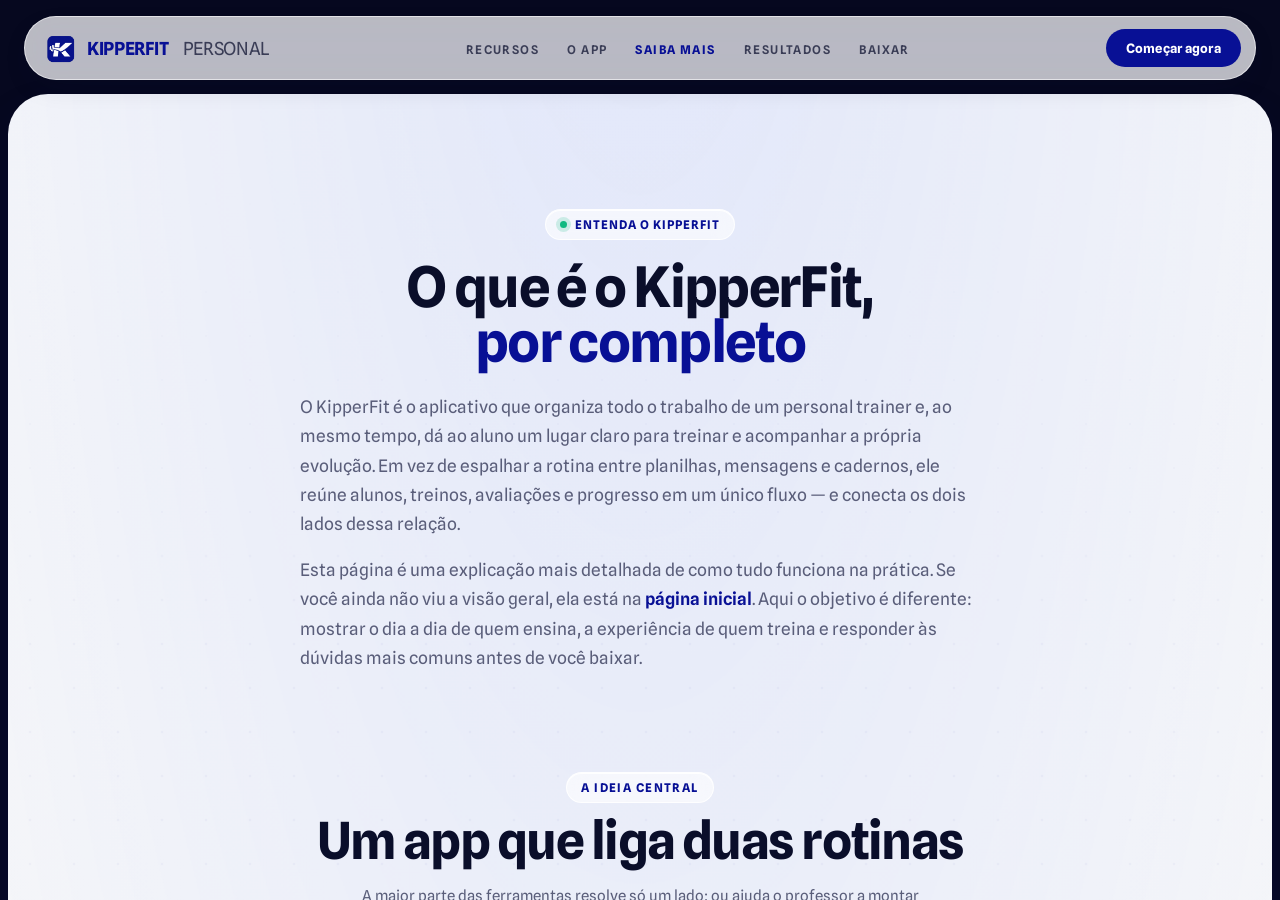
<file: saiba-mais/index.html>
<!doctype html>
<html lang="pt-BR">
<head>
<meta charset="utf-8">
<meta name="viewport" content="width=device-width, initial-scale=1, viewport-fit=cover">
<title>Saiba mais — KipperFit | Como o app funciona, para o personal e o aluno</title>
<meta name="description" content="Entenda em detalhe como o KipperFit funciona no dia a dia: a gestão para o personal trainer, a jornada completa do aluno e as respostas para as dúvidas mais comuns.">
<link rel="icon" href="../assets/logo.png">
<link rel="preconnect" href="https://fonts.googleapis.com">
<link rel="preconnect" href="https://fonts.gstatic.com" crossorigin>
<link href="https://fonts.googleapis.com/css2?family=Spline+Sans:wght@400;500;600;700;800&display=swap" rel="stylesheet">
<link rel="stylesheet" href="../assets/styles.css">
<noscript><style>
  /* without JS the reveal observer never runs — show everything up front */
  .lp-fade, .lp-reveal.in .lp-rt-char, .lp-rt-char { opacity: 1 !important; transform: none !important; filter: none !important; }
  .lp-reveal-char { opacity: 1 !important; transform: none !important; filter: none !important; animation: none !important; }
</style></noscript>
</head>
<body>
<div class="lp-root">
  <div class="lp-shell">

<nav class="lp-nav">
  <a class="lp-brand" href="../" aria-label="KipperFit Personal — início"><img src="../assets/logo.png" alt="KipperFit Personal">KIPPERFIT<span class="thin">PERSONAL</span></a>
  <ul class="lp-nav-links">
    <li><a href="../#features">RECURSOS</a></li>
    <li><a href="../#cases">O APP</a></li>
    <li><a href="../saiba-mais/" aria-current="page">SAIBA MAIS</a></li>
    <li><a href="../#progress">RESULTADOS</a></li>
    <li><a href="../#download">BAIXAR</a></li>
  </ul>
  <a class="lp-nav-cta" href="../#download">Começar agora</a>
  <button class="lp-burger" aria-label="Abrir menu" aria-expanded="false"><span></span><span></span><span></span></button>
</nav>
<div class="lp-mobile-menu">
  <a href="../#features">RECURSOS</a>
  <a href="../#cases">O APP</a>
  <a href="../saiba-mais/" aria-current="page">SAIBA MAIS</a>
  <a href="../#progress">RESULTADOS</a>
  <a href="../#download">BAIXAR</a>
  <a class="lp-mobile-menu-cta" href="../#download">Começar agora</a>
</div>
<div class="lp-more-page">
  <section class="lp-section lp-more-intro">
    <span class="lp-eyebrow glass lp-fade"><span class="dot"></span> ENTENDA O KIPPERFIT</span>
    <h1 class="lp-h1 light lp-fade">O que é o KipperFit, <span class="accent">por completo</span></h1>
    <div class="lp-more-lead lp-fade d1">
      <p>O KipperFit é o aplicativo que organiza todo o trabalho de um personal trainer e, ao mesmo tempo, dá ao aluno um lugar claro para treinar e acompanhar a própria evolução. Em vez de espalhar a rotina entre planilhas, mensagens e cadernos, ele reúne alunos, treinos, avaliações e progresso em um único fluxo — e conecta os dois lados dessa relação.</p>
      <p>Esta página é uma explicação mais detalhada de como tudo funciona na prática. Se você ainda não viu a visão geral, ela está na <a href="../">página inicial</a>. Aqui o objetivo é diferente: mostrar o dia a dia de quem ensina, a experiência de quem treina e responder às dúvidas mais comuns antes de você baixar.</p>
    </div>
  </section>

  <section class="lp-section lp-more-concept">
    <div class="lp-section-head light lp-fade">
      <span class="kicker glass">A ideia central</span>
      <h2>Um app que liga duas rotinas</h2>
      <p>A maior parte das ferramentas resolve só um lado: ou ajuda o professor a montar treino, ou dá ao aluno um app genérico de exercícios. O KipperFit assume que esses dois mundos são, na verdade, o mesmo trabalho visto de ângulos diferentes.</p>
    </div>
    <div class="lp-more-twocol lp-fade d1">
      <div class="lp-more-col lp-glass">
        <span class="lp-more-col-tag personal"><svg viewBox="0 0 24 24" fill="none" stroke="currentColor" stroke-width="2" stroke-linecap="round" stroke-linejoin="round"><circle cx="12" cy="12" r="10"/><circle cx="12" cy="12" r="6"/><circle cx="12" cy="12" r="2"/></svg> O lado de quem ensina</span>
        <p>Para o personal, o app é uma central de operação. É onde a carteira de alunos vive, onde a metodologia fica registrada e reaproveitável, e onde as decisões técnicas se apoiam em dados reais de treino e avaliação. O trabalho fica organizado o suficiente para crescer sem virar caos.</p>
      </div>
      <div class="lp-more-col lp-glass">
        <span class="lp-more-col-tag aluno"><svg viewBox="0 0 24 24" fill="none" stroke="currentColor" stroke-width="2" stroke-linecap="round" stroke-linejoin="round"><path d="M20.84 4.61a5.5 5.5 0 0 0-7.78 0L12 5.67l-1.06-1.06a5.5 5.5 0 1 0-7.78 7.78l1.06 1.06L12 21.23l7.78-7.78 1.06-1.06a5.5 5.5 0 0 0 0-7.78z"/></svg> O lado de quem treina</span>
        <p>Para o aluno, o app é clareza e continuidade. Ele sabe o que fazer em cada sessão, registra o que executou e vê a própria evolução sem depender de explicações soltas. O acompanhamento deixa de acontecer só no horário da aula e passa a existir entre as sessões também.</p>
      </div>
    </div>
  </section>

  <section class="lp-section lp-more-side">
    <div class="lp-more-side-text lp-fade">
      <span class="lp-more-side-kicker personal"><svg viewBox="0 0 24 24" fill="none" stroke="currentColor" stroke-width="2" stroke-linecap="round" stroke-linejoin="round"><path d="M17 21v-2a4 4 0 0 0-4-4H5a4 4 0 0 0-4 4v2"/><circle cx="9" cy="7" r="4"/><path d="M23 21v-2a4 4 0 0 0-3-3.87"/><path d="M16 3.13a4 4 0 0 1 0 7.75"/></svg> O DIA A DIA DO PERSONAL</span>
      <h2>Como o trabalho acontece dentro do app</h2>
      <p>Da primeira ficha ao ajuste de carga do mês seguinte, o KipperFit acompanha cada etapa do método de trabalho de um personal. A sequência abaixo descreve o ciclo completo — não como uma lista de recursos, mas como ele realmente se desenrola na rotina.</p>
    </div>
    <div class="lp-more-phonewrap personal"><span class="lp-more-glow" aria-hidden="true"></span><div class="lp-more-phone"><div class="lp-more-phone-notch"></div><div class="lp-more-phone-screen"><div class="appui"><div class="appui-header"><div class="appui-brand"><img src="../assets/logo.png" alt="KipperFit Personal"><span>KIPPERFIT<span class="thin">PERSONAL</span></span></div><div class="appui-bell"><svg viewBox="0 0 24 24" fill="none" stroke="currentColor" stroke-width="2" stroke-linecap="round" stroke-linejoin="round"><path d="M18 8A6 6 0 0 0 6 8c0 7-3 9-3 9h18s-3-2-3-9"/><path d="M13.73 21a2 2 0 0 1-3.46 0"/></svg><span class="bdot"></span></div></div><div class="appui-body">
    <div class="appui-label">Seus Alunos</div>
    <div class="appui-metrics">
      <div class="appui-metric"><span class="mdot" style="background:#10b981"></span><span class="mn">245</span><span class="ml">Ativos</span></div>
      <div class="appui-mdiv"></div>
      <div class="appui-metric"><span class="mdot" style="background:#f97316"></span><span class="mn">5</span><span class="ml">Inativos</span></div>
      <div class="appui-mdiv"></div>
      <div class="appui-metric"><span class="mdot" style="background:#ef4444"></span><span class="mn">2</span><span class="ml">Excluídos</span></div>
    </div>
    <div class="appui-list"><div class="appui-srow"><div class="appui-sav">AC<span class="sdot" style="background:#10b981"></span></div><div class="appui-sinfo"><div class="appui-sname">Ana Carolina</div><span class="appui-sbadge">Hipertrofia</span></div><div class="appui-wa"><svg viewBox="0 0 24 24" fill="currentColor"><path d="M.057 24l1.687-6.163a11.867 11.867 0 0 1-1.587-5.946C.16 5.335 5.495 0 12.05 0a11.817 11.817 0 0 1 8.413 3.488 11.824 11.824 0 0 1 3.48 8.414c-.003 6.557-5.338 11.892-11.893 11.892a11.9 11.9 0 0 1-5.688-1.448L.057 24zm6.597-3.807c1.676.995 3.276 1.591 5.392 1.592 5.448 0 9.886-4.434 9.889-9.885.002-5.462-4.415-9.89-9.881-9.892-5.452 0-9.887 4.434-9.889 9.884a9.86 9.86 0 0 0 1.51 5.26l-.999 3.648 3.978-1.044zm11.387-5.464c-.074-.124-.272-.198-.57-.347-.297-.149-1.758-.868-2.031-.967-.272-.099-.47-.149-.669.149-.198.297-.768.967-.941 1.165-.173.198-.347.223-.644.074-.297-.149-1.255-.462-2.39-1.475-.883-.788-1.48-1.761-1.653-2.059-.173-.297-.018-.458.13-.606.134-.133.297-.347.446-.521.151-.172.2-.296.3-.495.099-.198.05-.372-.025-.521-.075-.148-.669-1.611-.916-2.206-.242-.579-.487-.501-.669-.51l-.57-.01c-.198 0-.52.074-.792.372-.272.297-1.04 1.016-1.04 2.479 0 1.462 1.065 2.875 1.213 3.074.149.198 2.096 3.2 5.077 4.487.709.306 1.263.489 1.694.626.712.226 1.36.194 1.872.118.571-.085 1.758-.719 2.006-1.413.248-.695.248-1.29.173-1.414z"/></svg></div></div><div class="appui-srow"><div class="appui-sav">BM<span class="sdot" style="background:#10b981"></span></div><div class="appui-sinfo"><div class="appui-sname">Bruno Martins</div><span class="appui-sbadge">Emagrecimento</span></div><div class="appui-wa"><svg viewBox="0 0 24 24" fill="currentColor"><path d="M.057 24l1.687-6.163a11.867 11.867 0 0 1-1.587-5.946C.16 5.335 5.495 0 12.05 0a11.817 11.817 0 0 1 8.413 3.488 11.824 11.824 0 0 1 3.48 8.414c-.003 6.557-5.338 11.892-11.893 11.892a11.9 11.9 0 0 1-5.688-1.448L.057 24zm6.597-3.807c1.676.995 3.276 1.591 5.392 1.592 5.448 0 9.886-4.434 9.889-9.885.002-5.462-4.415-9.89-9.881-9.892-5.452 0-9.887 4.434-9.889 9.884a9.86 9.86 0 0 0 1.51 5.26l-.999 3.648 3.978-1.044zm11.387-5.464c-.074-.124-.272-.198-.57-.347-.297-.149-1.758-.868-2.031-.967-.272-.099-.47-.149-.669.149-.198.297-.768.967-.941 1.165-.173.198-.347.223-.644.074-.297-.149-1.255-.462-2.39-1.475-.883-.788-1.48-1.761-1.653-2.059-.173-.297-.018-.458.13-.606.134-.133.297-.347.446-.521.151-.172.2-.296.3-.495.099-.198.05-.372-.025-.521-.075-.148-.669-1.611-.916-2.206-.242-.579-.487-.501-.669-.51l-.57-.01c-.198 0-.52.074-.792.372-.272.297-1.04 1.016-1.04 2.479 0 1.462 1.065 2.875 1.213 3.074.149.198 2.096 3.2 5.077 4.487.709.306 1.263.489 1.694.626.712.226 1.36.194 1.872.118.571-.085 1.758-.719 2.006-1.413.248-.695.248-1.29.173-1.414z"/></svg></div></div><div class="appui-srow"><div class="appui-sav">CF<span class="sdot" style="background:#10b981"></span></div><div class="appui-sinfo"><div class="appui-sname">Carla Ferreira</div><span class="appui-sbadge">Condicionamento</span></div><div class="appui-wa"><svg viewBox="0 0 24 24" fill="currentColor"><path d="M.057 24l1.687-6.163a11.867 11.867 0 0 1-1.587-5.946C.16 5.335 5.495 0 12.05 0a11.817 11.817 0 0 1 8.413 3.488 11.824 11.824 0 0 1 3.48 8.414c-.003 6.557-5.338 11.892-11.893 11.892a11.9 11.9 0 0 1-5.688-1.448L.057 24zm6.597-3.807c1.676.995 3.276 1.591 5.392 1.592 5.448 0 9.886-4.434 9.889-9.885.002-5.462-4.415-9.89-9.881-9.892-5.452 0-9.887 4.434-9.889 9.884a9.86 9.86 0 0 0 1.51 5.26l-.999 3.648 3.978-1.044zm11.387-5.464c-.074-.124-.272-.198-.57-.347-.297-.149-1.758-.868-2.031-.967-.272-.099-.47-.149-.669.149-.198.297-.768.967-.941 1.165-.173.198-.347.223-.644.074-.297-.149-1.255-.462-2.39-1.475-.883-.788-1.48-1.761-1.653-2.059-.173-.297-.018-.458.13-.606.134-.133.297-.347.446-.521.151-.172.2-.296.3-.495.099-.198.05-.372-.025-.521-.075-.148-.669-1.611-.916-2.206-.242-.579-.487-.501-.669-.51l-.57-.01c-.198 0-.52.074-.792.372-.272.297-1.04 1.016-1.04 2.479 0 1.462 1.065 2.875 1.213 3.074.149.198 2.096 3.2 5.077 4.487.709.306 1.263.489 1.694.626.712.226 1.36.194 1.872.118.571-.085 1.758-.719 2.006-1.413.248-.695.248-1.29.173-1.414z"/></svg></div></div><div class="appui-srow"><div class="appui-sav">DR<span class="sdot" style="background:#f97316"></span></div><div class="appui-sinfo"><div class="appui-sname">Diego Ramos</div><span class="appui-sbadge">Força</span></div><div class="appui-wa"><svg viewBox="0 0 24 24" fill="currentColor"><path d="M.057 24l1.687-6.163a11.867 11.867 0 0 1-1.587-5.946C.16 5.335 5.495 0 12.05 0a11.817 11.817 0 0 1 8.413 3.488 11.824 11.824 0 0 1 3.48 8.414c-.003 6.557-5.338 11.892-11.893 11.892a11.9 11.9 0 0 1-5.688-1.448L.057 24zm6.597-3.807c1.676.995 3.276 1.591 5.392 1.592 5.448 0 9.886-4.434 9.889-9.885.002-5.462-4.415-9.89-9.881-9.892-5.452 0-9.887 4.434-9.889 9.884a9.86 9.86 0 0 0 1.51 5.26l-.999 3.648 3.978-1.044zm11.387-5.464c-.074-.124-.272-.198-.57-.347-.297-.149-1.758-.868-2.031-.967-.272-.099-.47-.149-.669.149-.198.297-.768.967-.941 1.165-.173.198-.347.223-.644.074-.297-.149-1.255-.462-2.39-1.475-.883-.788-1.48-1.761-1.653-2.059-.173-.297-.018-.458.13-.606.134-.133.297-.347.446-.521.151-.172.2-.296.3-.495.099-.198.05-.372-.025-.521-.075-.148-.669-1.611-.916-2.206-.242-.579-.487-.501-.669-.51l-.57-.01c-.198 0-.52.074-.792.372-.272.297-1.04 1.016-1.04 2.479 0 1.462 1.065 2.875 1.213 3.074.149.198 2.096 3.2 5.077 4.487.709.306 1.263.489 1.694.626.712.226 1.36.194 1.872.118.571-.085 1.758-.719 2.006-1.413.248-.695.248-1.29.173-1.414z"/></svg></div></div><div class="appui-srow"><div class="appui-sav">ES<span class="sdot" style="background:#10b981"></span></div><div class="appui-sinfo"><div class="appui-sname">Elaine Souza</div><span class="appui-sbadge">Hipertrofia</span></div><div class="appui-wa"><svg viewBox="0 0 24 24" fill="currentColor"><path d="M.057 24l1.687-6.163a11.867 11.867 0 0 1-1.587-5.946C.16 5.335 5.495 0 12.05 0a11.817 11.817 0 0 1 8.413 3.488 11.824 11.824 0 0 1 3.48 8.414c-.003 6.557-5.338 11.892-11.893 11.892a11.9 11.9 0 0 1-5.688-1.448L.057 24zm6.597-3.807c1.676.995 3.276 1.591 5.392 1.592 5.448 0 9.886-4.434 9.889-9.885.002-5.462-4.415-9.89-9.881-9.892-5.452 0-9.887 4.434-9.889 9.884a9.86 9.86 0 0 0 1.51 5.26l-.999 3.648 3.978-1.044zm11.387-5.464c-.074-.124-.272-.198-.57-.347-.297-.149-1.758-.868-2.031-.967-.272-.099-.47-.149-.669.149-.198.297-.768.967-.941 1.165-.173.198-.347.223-.644.074-.297-.149-1.255-.462-2.39-1.475-.883-.788-1.48-1.761-1.653-2.059-.173-.297-.018-.458.13-.606.134-.133.297-.347.446-.521.151-.172.2-.296.3-.495.099-.198.05-.372-.025-.521-.075-.148-.669-1.611-.916-2.206-.242-.579-.487-.501-.669-.51l-.57-.01c-.198 0-.52.074-.792.372-.272.297-1.04 1.016-1.04 2.479 0 1.462 1.065 2.875 1.213 3.074.149.198 2.096 3.2 5.077 4.487.709.306 1.263.489 1.694.626.712.226 1.36.194 1.872.118.571-.085 1.758-.719 2.006-1.413.248-.695.248-1.29.173-1.414z"/></svg></div></div></div>
  </div></div><div class="appui-nav"><span class="appui-nav-ind" style="left:50%"></span><div class="appui-navitem"><svg viewBox="0 0 24 24" fill="none" stroke="currentColor" stroke-width="2" stroke-linecap="round" stroke-linejoin="round"><path d="M10 13a5 5 0 0 0 7.54.54l3-3a5 5 0 0 0-7.07-7.07l-1.72 1.71"/><path d="M14 11a5 5 0 0 0-7.54-.54l-3 3a5 5 0 0 0 7.07 7.07l1.71-1.71"/></svg></div><div class="appui-navitem active"><svg viewBox="0 0 24 24" fill="none" stroke="currentColor" stroke-width="2" stroke-linecap="round" stroke-linejoin="round"><path d="m3 9 9-7 9 7v11a2 2 0 0 1-2 2H5a2 2 0 0 1-2-2z"/><polyline points="9 22 9 12 15 12 15 22"/></svg></div><div class="appui-navitem"><svg viewBox="0 0 24 24" fill="none" stroke="currentColor" stroke-width="2" stroke-linecap="round" stroke-linejoin="round"><line x1="3" y1="12" x2="21" y2="12"/><line x1="3" y1="6" x2="21" y2="6"/><line x1="3" y1="18" x2="21" y2="18"/></svg></div></div></div></div></div>
  </section>
  <section class="lp-section lp-more-steplist-sec"><ol class="lp-more-steplist lp-fade"><li class="lp-more-stepitem lp-glass"><div class="lp-more-stepitem-head"><span class="lp-more-stepitem-n">01</span><span class="lp-more-stepitem-ico"><svg viewBox="0 0 24 24" fill="none" stroke="currentColor" stroke-width="2" stroke-linecap="round" stroke-linejoin="round"><path d="M16 21v-2a4 4 0 0 0-4-4H6a4 4 0 0 0-4 4v2"/><circle cx="9" cy="7" r="4"/><line x1="19" y1="8" x2="19" y2="14"/><line x1="22" y1="11" x2="16" y2="11"/></svg></span><h3>Cadastro e organização</h3></div><p>Cada aluno tem uma ficha própria, com dados de contato, objetivo, restrições e grupo (hipertrofia, emagrecimento, condicionamento, e por aí vai). Você decide como segmentar e encontra qualquer pessoa em segundos, mesmo com a carteira cheia. O status — ativo, inativo ou pendente — fica sempre visível, então ninguém some no meio do caminho.</p></li><li class="lp-more-stepitem lp-glass"><div class="lp-more-stepitem-head"><span class="lp-more-stepitem-n">02</span><span class="lp-more-stepitem-ico"><svg viewBox="0 0 24 24" fill="none" stroke="currentColor" stroke-width="2" stroke-linecap="round" stroke-linejoin="round"><path d="M2 3h6a4 4 0 0 1 4 4v14a3 3 0 0 0-3-3H2z"/><path d="M22 3h-6a4 4 0 0 0-4 4v14a3 3 0 0 1 3-3h7z"/></svg></span><h3>Montagem do treino</h3></div><p>Os treinos partem de uma biblioteca de exercícios que é sua: você define séries, repetições, cargas, descanso e observações. Modelos podem ser salvos e reaproveitados, o que transforma a sua metodologia em algo replicável — você monta uma vez e adapta para cada aluno, em vez de começar do zero toda semana.</p></li><li class="lp-more-stepitem lp-glass"><div class="lp-more-stepitem-head"><span class="lp-more-stepitem-n">03</span><span class="lp-more-stepitem-ico"><svg viewBox="0 0 24 24" fill="none" stroke="currentColor" stroke-width="2" stroke-linecap="round" stroke-linejoin="round"><path d="M16 4h2a2 2 0 0 1 2 2v14a2 2 0 0 1-2 2H6a2 2 0 0 1-2-2V6a2 2 0 0 1 2-2h2"/><rect x="8" y="2" width="8" height="4" rx="1" ry="1"/><path d="m9 14 2 2 4-4"/></svg></span><h3>Avaliação e acompanhamento</h3></div><p>Antes e durante o trabalho, você registra avaliações físicas, posturais, neuromotoras e anamneses. Os resultados ficam estruturados e datados, lado a lado, para que a comparação ao longo dos meses seja objetiva — não uma lembrança vaga. É a base técnica que sustenta cada ajuste de plano.</p></li><li class="lp-more-stepitem lp-glass"><div class="lp-more-stepitem-head"><span class="lp-more-stepitem-n">04</span><span class="lp-more-stepitem-ico"><svg viewBox="0 0 24 24" fill="none" stroke="currentColor" stroke-width="2" stroke-linecap="round" stroke-linejoin="round"><line x1="18" y1="20" x2="18" y2="10"/><line x1="12" y1="20" x2="12" y2="4"/><line x1="6" y1="20" x2="6" y2="14"/></svg></span><h3>Ajuste com base em dados</h3></div><p>Com frequência, cargas e adesão registradas, você enxerga o que está funcionando e o que precisa mudar. O ajuste deixa de ser intuição e passa a ser decisão informada — e o aluno percebe o cuidado por trás de cada mudança no treino.</p></li></ol></section>

  <section class="lp-section lp-more-side rev">
    <div class="lp-more-side-text lp-fade">
      <span class="lp-more-side-kicker aluno"><svg viewBox="0 0 24 24" fill="none" stroke="currentColor" stroke-width="2" stroke-linecap="round" stroke-linejoin="round"><path d="M20.84 4.61a5.5 5.5 0 0 0-7.78 0L12 5.67l-1.06-1.06a5.5 5.5 0 1 0-7.78 7.78l1.06 1.06L12 21.23l7.78-7.78 1.06-1.06a5.5 5.5 0 0 0 0-7.78z"/></svg> A JORNADA DO ALUNO</span>
      <h2>O que muda para quem está treinando</h2>
      <p>Na página inicial, o lado do aluno aparece em uma frase. Ele merece mais do que isso — porque é a experiência dele que sustenta a adesão e, no fim, o resultado. Veja, passo a passo, como é estar do outro lado do app.</p>
    </div>
    <div class="lp-more-phonewrap aluno"><span class="lp-more-glow" aria-hidden="true"></span><div class="lp-more-phone"><div class="lp-more-phone-notch"></div><div class="lp-more-phone-screen"><div class="appui"><div class="appui-header"><div class="appui-brand"><img src="../assets/logo.png" alt="KipperFit Personal"><span>KIPPERFIT<span class="thin">PERSONAL</span></span></div><div class="appui-bell"><svg viewBox="0 0 24 24" fill="none" stroke="currentColor" stroke-width="2" stroke-linecap="round" stroke-linejoin="round"><path d="M18 8A6 6 0 0 0 6 8c0 7-3 9-3 9h18s-3-2-3-9"/><path d="M13.73 21a2 2 0 0 1-3.46 0"/></svg><span class="bdot"></span></div></div><div class="appui-body">
    <div class="appui-label">Treino A · Superiores</div>
    <div class="appui-card solid" style="padding:12px"><div class="ci"><svg viewBox="0 0 24 24" fill="none" stroke="currentColor" stroke-width="2" stroke-linecap="round" stroke-linejoin="round"><path d="m6.5 6.5 11 11"/><path d="m21 21-1-1"/><path d="m3 3 1 1"/><path d="m18 22 4-4"/><path d="m2 6 4-4"/><path d="m3 10 7-7"/><path d="m14 21 7-7"/></svg></div><div><div class="ct">Hipertrofia · Semana 3</div><div class="cs">4 exercícios · ~52 min</div></div><div class="cgo"><svg viewBox="0 0 24 24" fill="none" stroke="currentColor" stroke-width="2" stroke-linecap="round" stroke-linejoin="round"><path d="M16 4h2a2 2 0 0 1 2 2v14a2 2 0 0 1-2 2H6a2 2 0 0 1-2-2V6a2 2 0 0 1 2-2h2"/><rect x="8" y="2" width="8" height="4" rx="1" ry="1"/><path d="m9 14 2 2 4-4"/></svg></div></div>
    <div class="appui-exrow"><div class="appui-exidx">1</div><div class="appui-exinfo"><div class="appui-exname">Supino reto</div><div class="appui-exmeta">Peito · Barra</div></div><div class="appui-exsets">4 x 10</div></div><div class="appui-exrow"><div class="appui-exidx">2</div><div class="appui-exinfo"><div class="appui-exname">Crucifixo inclinado</div><div class="appui-exmeta">Peito · Halteres</div></div><div class="appui-exsets">3 x 12</div></div><div class="appui-exrow"><div class="appui-exidx">3</div><div class="appui-exinfo"><div class="appui-exname">Desenvolvimento</div><div class="appui-exmeta">Ombro · Halteres</div></div><div class="appui-exsets">4 x 10</div></div><div class="appui-exrow"><div class="appui-exidx">4</div><div class="appui-exinfo"><div class="appui-exname">Tríceps corda</div><div class="appui-exmeta">Tríceps · Polia</div></div><div class="appui-exsets">3 x 15</div></div>
  </div></div><div class="appui-nav"><span class="appui-nav-ind" style="left:50%"></span><div class="appui-navitem"><svg viewBox="0 0 24 24" fill="none" stroke="currentColor" stroke-width="2" stroke-linecap="round" stroke-linejoin="round"><path d="M10 13a5 5 0 0 0 7.54.54l3-3a5 5 0 0 0-7.07-7.07l-1.72 1.71"/><path d="M14 11a5 5 0 0 0-7.54-.54l-3 3a5 5 0 0 0 7.07 7.07l1.71-1.71"/></svg></div><div class="appui-navitem active"><svg viewBox="0 0 24 24" fill="none" stroke="currentColor" stroke-width="2" stroke-linecap="round" stroke-linejoin="round"><path d="m3 9 9-7 9 7v11a2 2 0 0 1-2 2H5a2 2 0 0 1-2-2z"/><polyline points="9 22 9 12 15 12 15 22"/></svg></div><div class="appui-navitem"><svg viewBox="0 0 24 24" fill="none" stroke="currentColor" stroke-width="2" stroke-linecap="round" stroke-linejoin="round"><line x1="3" y1="12" x2="21" y2="12"/><line x1="3" y1="6" x2="21" y2="6"/><line x1="3" y1="18" x2="21" y2="18"/></svg></div></div></div></div></div>
  </section>
  <section class="lp-section lp-more-steplist-sec"><ol class="lp-more-steplist lp-fade"><li class="lp-more-stepitem lp-glass aluno"><div class="lp-more-stepitem-head"><span class="lp-more-stepitem-n">01</span><span class="lp-more-stepitem-ico"><svg viewBox="0 0 24 24" fill="none" stroke="currentColor" stroke-width="2" stroke-linecap="round" stroke-linejoin="round"><path d="m6.5 6.5 11 11"/><path d="m21 21-1-1"/><path d="m3 3 1 1"/><path d="m18 22 4-4"/><path d="m2 6 4-4"/><path d="m3 10 7-7"/><path d="m14 21 7-7"/></svg></span><h3>Abre o app e sabe o que fazer</h3></div><p>Sem mensagem solta no WhatsApp nem foto de planilha amassada. O treino do dia aparece pronto, com cada exercício, número de séries, repetições e carga sugerida. Quem está começando entende o que fazer; quem já treina não perde tempo.</p></li><li class="lp-more-stepitem lp-glass aluno"><div class="lp-more-stepitem-head"><span class="lp-more-stepitem-n">02</span><span class="lp-more-stepitem-ico"><svg viewBox="0 0 24 24" fill="none" stroke="currentColor" stroke-width="2" stroke-linecap="round" stroke-linejoin="round"><polyline points="22 12 18 12 15 21 9 3 6 12 2 12"/></svg></span><h3>Registra o que realmente fez</h3></div><p>Durante a sessão, o aluno marca as séries concluídas e anota a carga usada. Esse registro é o que alimenta os gráficos de evolução — e o que permite, semanas depois, ver preto no branco que a carga subiu e a constância melhorou.</p></li><li class="lp-more-stepitem lp-glass aluno"><div class="lp-more-stepitem-head"><span class="lp-more-stepitem-n">03</span><span class="lp-more-stepitem-ico"><svg viewBox="0 0 24 24" fill="none" stroke="currentColor" stroke-width="2" stroke-linecap="round" stroke-linejoin="round"><rect x="3" y="4" width="18" height="18" rx="2" ry="2"/><line x1="16" y1="2" x2="16" y2="6"/><line x1="8" y1="2" x2="8" y2="6"/><line x1="3" y1="10" x2="21" y2="10"/></svg></span><h3>Acompanha o próprio progresso</h3></div><p>Frequência semanal, evolução de cargas e adesão ficam visíveis para o aluno, não só para o professor. Ver o avanço com clareza é um dos motivadores mais fortes que existem — e é o que mantém a pessoa voltando.</p></li><li class="lp-more-stepitem lp-glass aluno"><div class="lp-more-stepitem-head"><span class="lp-more-stepitem-n">04</span><span class="lp-more-stepitem-ico"><svg viewBox="0 0 24 24" fill="currentColor"><path d="M.057 24l1.687-6.163a11.867 11.867 0 0 1-1.587-5.946C.16 5.335 5.495 0 12.05 0a11.817 11.817 0 0 1 8.413 3.488 11.824 11.824 0 0 1 3.48 8.414c-.003 6.557-5.338 11.892-11.893 11.892a11.9 11.9 0 0 1-5.688-1.448L.057 24zm6.597-3.807c1.676.995 3.276 1.591 5.392 1.592 5.448 0 9.886-4.434 9.889-9.885.002-5.462-4.415-9.89-9.881-9.892-5.452 0-9.887 4.434-9.889 9.884a9.86 9.86 0 0 0 1.51 5.26l-.999 3.648 3.978-1.044zm11.387-5.464c-.074-.124-.272-.198-.57-.347-.297-.149-1.758-.868-2.031-.967-.272-.099-.47-.149-.669.149-.198.297-.768.967-.941 1.165-.173.198-.347.223-.644.074-.297-.149-1.255-.462-2.39-1.475-.883-.788-1.48-1.761-1.653-2.059-.173-.297-.018-.458.13-.606.134-.133.297-.347.446-.521.151-.172.2-.296.3-.495.099-.198.05-.372-.025-.521-.075-.148-.669-1.611-.916-2.206-.242-.579-.487-.501-.669-.51l-.57-.01c-.198 0-.52.074-.792.372-.272.297-1.04 1.016-1.04 2.479 0 1.462 1.065 2.875 1.213 3.074.149.198 2.096 3.2 5.077 4.487.709.306 1.263.489 1.694.626.712.226 1.36.194 1.872.118.571-.085 1.758-.719 2.006-1.413.248-.695.248-1.29.173-1.414z"/></svg></span><h3>Mantém contato com o personal</h3></div><p>Dúvidas, ajustes e combinados acontecem dentro do mesmo fluxo, sem o aluno se sentir sozinho entre uma sessão e outra. O acompanhamento vira contínuo, e não um encontro pontual no dia do treino.</p></li></ol></section>

  <section class="lp-section lp-more-side">
    <div class="lp-more-phonewrap progress"><span class="lp-more-glow" aria-hidden="true"></span><div class="lp-more-phone"><div class="lp-more-phone-notch"></div><div class="lp-more-phone-screen"><div class="appui"><div class="appui-header"><div class="appui-brand"><img src="../assets/logo.png" alt="KipperFit Personal"><span>KIPPERFIT<span class="thin">PERSONAL</span></span></div><div class="appui-bell"><svg viewBox="0 0 24 24" fill="none" stroke="currentColor" stroke-width="2" stroke-linecap="round" stroke-linejoin="round"><path d="M18 8A6 6 0 0 0 6 8c0 7-3 9-3 9h18s-3-2-3-9"/><path d="M13.73 21a2 2 0 0 1-3.46 0"/></svg><span class="bdot"></span></div></div><div class="appui-body">
    <div class="appui-label">Progresso</div>
    <div class="appui-chartcard"><div class="cct">Frequência semanal</div><div class="ccs">Presenças nos últimos 7 dias</div><div class="appui-bars"><div class="appui-bar muted" style="height:42%"></div><div class="appui-bar" style="height:58%"></div><div class="appui-bar" style="height:50%"></div><div class="appui-bar muted" style="height:72%"></div><div class="appui-bar" style="height:64%"></div><div class="appui-bar" style="height:88%"></div><div class="appui-bar muted" style="height:80%"></div></div><div class="appui-bars-x"><span>S</span><span>T</span><span>Q</span><span>Q</span><span>S</span><span>S</span><span>D</span></div></div>
    <div class="appui-card"><div class="ci"><svg viewBox="0 0 24 24" fill="none" stroke="currentColor" stroke-width="2" stroke-linecap="round" stroke-linejoin="round"><line x1="18" y1="20" x2="18" y2="10"/><line x1="12" y1="20" x2="12" y2="4"/><line x1="6" y1="20" x2="6" y2="14"/></svg></div><div><div class="ct">Carga total +18%</div><div class="cs">Comparado ao mês anterior</div></div></div>
    <div class="appui-card"><div class="ci" style="background:#eafaf0;color:#10b981"><svg viewBox="0 0 24 24" fill="none" stroke="currentColor" stroke-width="2" stroke-linecap="round" stroke-linejoin="round"><polyline points="20 6 9 17 4 12"/></svg></div><div><div class="ct">92% de adesão</div><div class="cs">Treinos concluídos no período</div></div></div>
  </div></div><div class="appui-nav"><span class="appui-nav-ind" style="left:50%"></span><div class="appui-navitem"><svg viewBox="0 0 24 24" fill="none" stroke="currentColor" stroke-width="2" stroke-linecap="round" stroke-linejoin="round"><path d="M10 13a5 5 0 0 0 7.54.54l3-3a5 5 0 0 0-7.07-7.07l-1.72 1.71"/><path d="M14 11a5 5 0 0 0-7.54-.54l-3 3a5 5 0 0 0 7.07 7.07l1.71-1.71"/></svg></div><div class="appui-navitem active"><svg viewBox="0 0 24 24" fill="none" stroke="currentColor" stroke-width="2" stroke-linecap="round" stroke-linejoin="round"><path d="m3 9 9-7 9 7v11a2 2 0 0 1-2 2H5a2 2 0 0 1-2-2z"/><polyline points="9 22 9 12 15 12 15 22"/></svg></div><div class="appui-navitem"><svg viewBox="0 0 24 24" fill="none" stroke="currentColor" stroke-width="2" stroke-linecap="round" stroke-linejoin="round"><line x1="3" y1="12" x2="21" y2="12"/><line x1="3" y1="6" x2="21" y2="6"/><line x1="3" y1="18" x2="21" y2="18"/></svg></div></div></div></div></div>
    <div class="lp-more-side-text lp-fade">
      <span class="lp-more-side-kicker neutral"><svg viewBox="0 0 24 24" fill="none" stroke="currentColor" stroke-width="2" stroke-linecap="round" stroke-linejoin="round"><line x1="18" y1="20" x2="18" y2="10"/><line x1="12" y1="20" x2="12" y2="4"/><line x1="6" y1="20" x2="6" y2="14"/></svg> UMA FONTE DE VERDADE</span>
      <h2>Personal e aluno olham para os mesmos números</h2>
      <p>Frequência semanal, evolução de carga e adesão aos treinos não são dois relatórios diferentes — são o mesmo conjunto de dados, visto pelos dois lados. O personal usa para decidir o próximo passo; o aluno usa para se manter motivado. Como a informação é única e atualizada pelo próprio registro do treino, não há divergência entre o que o professor acredita e o que o aluno percebe.</p>
      <p>É essa transparência que transforma uma conversa subjetiva (“acho que você está evoluindo”) em uma constatação objetiva (“sua carga total subiu e sua frequência se manteve”). E é difícil desistir de algo quando o avanço está ali, visível.</p>
    </div>
  </section>

  <section class="lp-section lp-more-faq">
    <div class="lp-section-head light lp-fade">
      <span class="kicker glass"><svg viewBox="0 0 24 24" fill="none" stroke="currentColor" stroke-width="2" stroke-linecap="round" stroke-linejoin="round"><polyline points="20 6 9 17 4 12"/></svg> Perguntas frequentes</span>
      <h2>Antes de baixar, o básico respondido</h2>
      <p>As dúvidas que mais aparecem de quem está conhecendo o KipperFit pela primeira vez.</p>
    </div>
    <div class="lp-more-faqlist lp-fade d1"><div class="lp-more-faqitem lp-glass"><h3>Preciso ser um personal com muitos alunos para valer a pena?</h3><p>Não. O KipperFit foi pensado para acompanhar você desde os primeiros alunos. Quanto mais cedo a sua organização e a sua metodologia estiverem estruturadas no app, mais simples é crescer sem perder o controle. A ferramenta escala junto com a sua carteira.</p></div><div class="lp-more-faqitem lp-glass"><h3>O aluno precisa entender de tecnologia?</h3><p>O app do aluno foi desenhado para ser direto: ele abre, vê o treino do dia e segue. O registro de cargas e a visualização de progresso são feitos em poucos toques. Se a pessoa usa um aplicativo de mensagens, usa o KipperFit sem dificuldade.</p></div><div class="lp-more-faqitem lp-glass"><h3>Funciona no celular e no computador?</h3><p>O coração do KipperFit é o aplicativo, no Android e no iOS, pensado para o uso no dia a dia — na sala de musculação, na rua, em qualquer lugar. Esta página de apresentação é a versão web; a gestão completa acontece dentro do app.</p></div><div class="lp-more-faqitem lp-glass"><h3>E os dados dos meus alunos?</h3><p>Os dados de cada aluno ficam vinculados ao seu trabalho e servem a um propósito claro: acompanhar a evolução e embasar os seus ajustes. Avaliações, cargas e frequência existem para serem comparados ao longo do tempo — essa é a função deles dentro do app.</p></div></div>
  </section>

  <section class="lp-section lp-cta light" id="download">
    <div class="lp-fade"><span class="lp-eyebrow glass" style="margin-bottom:18px"><svg viewBox="0 0 24 24" fill="none" stroke="currentColor" stroke-width="2" stroke-linecap="round" stroke-linejoin="round"><circle cx="12" cy="12" r="10"/><circle cx="12" cy="12" r="6"/><circle cx="12" cy="12" r="2"/></svg> COMECE HOJE</span></div>
    <h2 class="lp-fade d1">Pronto para colocar tudo em um só lugar?</h2>
    <p class="lp-fade d2">Baixe o KipperFit e leve a gestão dos seus alunos — e a experiência deles — para o mesmo app. Grátis para começar.</p>
    <div class="lp-stores lp-cta-stores lp-fade d3"><a class="lp-store-btn" href="https://play.google.com/store/apps" target="_blank" rel="noreferrer"><svg viewBox="0 0 512 512" aria-hidden="true"><path fill="#00d4ff" d="M48 59.5v393c0 5 2.6 9.6 6.9 12.2L278 256 54.9 47.3A14.2 14.2 0 0 0 48 59.5z"/><path fill="#00f076" d="M54.9 47.3 278 256l60.7-60.7L92.7 56.9c-13-7.2-27.5-7.5-37.8-9.6z"/><path fill="#ffd900" d="M428.3 230.2 348.9 185 278 256l70.9 71 79.4-45.2c18.3-10.4 18.3-41.2 0-51.6z"/><path fill="#ff3a44" d="M54.9 464.7c10.3-2.1 24.8-2.4 37.8-9.6l246-138.4L278 256 54.9 464.7z"/></svg><span class="lp-store-txt"><span class="lp-store-small">DISPONÍVEL NO</span><span class="lp-store-big">Google Play</span></span></a><a class="lp-store-btn" href="https://www.apple.com/app-store/" target="_blank" rel="noreferrer"><svg viewBox="0 0 24 24" fill="currentColor" aria-hidden="true"><path d="M17.05 12.04c-.03-2.6 2.12-3.85 2.22-3.91-1.21-1.77-3.09-2.01-3.76-2.04-1.6-.16-3.12.94-3.93.94-.81 0-2.06-.92-3.39-.89-1.74.03-3.35 1.01-4.25 2.57-1.81 3.14-.46 7.79 1.3 10.34.86 1.25 1.89 2.65 3.23 2.6 1.3-.05 1.79-.84 3.36-.84 1.57 0 2.01.84 3.39.81 1.4-.02 2.29-1.27 3.15-2.53.99-1.45 1.4-2.85 1.42-2.93-.03-.01-2.72-1.04-2.75-4.13zM14.53 4.4c.72-.87 1.2-2.08 1.07-3.29-1.03.04-2.28.69-3.02 1.56-.66.77-1.24 2-1.09 3.18 1.15.09 2.32-.58 3.04-1.45z"/></svg><span class="lp-store-txt"><span class="lp-store-small">BAIXE NA</span><span class="lp-store-big">App Store</span></span></a></div>
    <div class="lp-more-back lp-fade d3"><a href="../">← Voltar para a página inicial</a></div>
  </section>
</div>
<footer class="lp-footer">
  <div class="lp-footer-top">
    <a class="lp-footer-brand" href="../" aria-label="KipperFit Personal — início"><img src="../assets/logo.png" alt="KipperFit Personal">KIPPERFIT<span class="thin">PERSONAL</span></a>
    <nav class="lp-footer-links">
      <a href="../#features">RECURSOS</a>
      <a href="../#cases">O APP</a>
      <a href="../saiba-mais/">SAIBA MAIS</a>
      <a href="../#progress">RESULTADOS</a>
      <a href="../#download">BAIXAR</a>
    </nav>
  </div>
  <div class="lp-footer-bottom">
    <span>© 2026 KipperFit Personal. Todos os direitos reservados.</span>
    <div class="lp-stores"><a class="lp-store-btn" href="https://play.google.com/store/apps" target="_blank" rel="noreferrer"><svg viewBox="0 0 512 512" aria-hidden="true"><path fill="#00d4ff" d="M48 59.5v393c0 5 2.6 9.6 6.9 12.2L278 256 54.9 47.3A14.2 14.2 0 0 0 48 59.5z"/><path fill="#00f076" d="M54.9 47.3 278 256l60.7-60.7L92.7 56.9c-13-7.2-27.5-7.5-37.8-9.6z"/><path fill="#ffd900" d="M428.3 230.2 348.9 185 278 256l70.9 71 79.4-45.2c18.3-10.4 18.3-41.2 0-51.6z"/><path fill="#ff3a44" d="M54.9 464.7c10.3-2.1 24.8-2.4 37.8-9.6l246-138.4L278 256 54.9 464.7z"/></svg><span class="lp-store-txt"><span class="lp-store-small">DISPONÍVEL NO</span><span class="lp-store-big">Google Play</span></span></a><a class="lp-store-btn" href="https://www.apple.com/app-store/" target="_blank" rel="noreferrer"><svg viewBox="0 0 24 24" fill="currentColor" aria-hidden="true"><path d="M17.05 12.04c-.03-2.6 2.12-3.85 2.22-3.91-1.21-1.77-3.09-2.01-3.76-2.04-1.6-.16-3.12.94-3.93.94-.81 0-2.06-.92-3.39-.89-1.74.03-3.35 1.01-4.25 2.57-1.81 3.14-.46 7.79 1.3 10.34.86 1.25 1.89 2.65 3.23 2.6 1.3-.05 1.79-.84 3.36-.84 1.57 0 2.01.84 3.39.81 1.4-.02 2.29-1.27 3.15-2.53.99-1.45 1.4-2.85 1.42-2.93-.03-.01-2.72-1.04-2.75-4.13zM14.53 4.4c.72-.87 1.2-2.08 1.07-3.29-1.03.04-2.28.69-3.02 1.56-.66.77-1.24 2-1.09 3.18 1.15.09 2.32-.58 3.04-1.45z"/></svg><span class="lp-store-txt"><span class="lp-store-small">BAIXE NA</span><span class="lp-store-big">App Store</span></span></a></div>
  </div>
</footer>
  </div>
</div>
<script src="../assets/app.js"></script>
</body>
</html>
</file>
<file: assets/styles.css>
/* =========================================================================
   KipperFit — Landing Page styles & animations  (web-only, self-contained)
   Identity: app's own design system (royal blue #081095, Spline Sans, white
   cards, soft rounded geometry). Structure & motion adapted from the spec.

   STATIC BUILD NOTE: this is the GitHub Pages build of the landing-page route.
   --font-display is defined here (it came from the app's global.css in the RN
   project). Spline Sans is loaded via Google Fonts in each page's <head>.
   ========================================================================= */

:root {
  --font-display:
    'Spline Sans', Inter, ui-sans-serif, system-ui, -apple-system, 'Segoe UI',
    Roboto, sans-serif, 'Apple Color Emoji', 'Segoe UI Emoji';
  --lp-primary: #081095;
  --lp-primary-light: #1a3cb8;
  --lp-primary-bg: #eef0fc;
  --lp-ink: #0a0e2a;
  --lp-panel: #f5f6f9;
  --lp-card: #ffffff;
  --lp-border: #e2e4ed;
  --lp-text-dark: #1c1c2e;
  --lp-text-mid: #3a3d56;
  --lp-text-soft: #5a5e7a;
  --lp-text-muted: #8b8fa6;
  --lp-green: #10b981;
  --lp-orange: #f97316;
  --lp-radius-xl: 40px;
  --lp-radius-lg: 28px;
  --lp-radius-md: 18px;
  --lp-shadow-soft: 0 24px 60px -20px rgba(8, 16, 149, 0.28);
  --lp-shadow-card: 0 12px 32px -12px rgba(20, 24, 60, 0.18);
}

html, body {
  margin: 0;
  padding: 0;
  background: #06081f;
}

/* ---- landing root = the scroll container ----
   Expo Router nests the screen in a chain of flex:1 / height:0 wrappers and RNW
   locks body to overflow:hidden, so the document never scrolls. Rather than fight
   that, .lp-root is itself the scroll container (full viewport height, scrolls Y).
   position:sticky resolves against it, and the JS scroll handlers listen on it
   (see useRootScroll / CasesSection). overflow-x:hidden clips decorative blobs. */
.lp-root {
  font-family: var(--font-display);
  color: var(--lp-text-dark);
  background: var(--lp-ink);
  -webkit-font-smoothing: antialiased;
  text-rendering: optimizeLegibility;
  height: 100vh;
  height: 100dvh;
  overflow-y: auto;
  overflow-x: hidden;
}
.lp-root *,
.lp-root *::before,
.lp-root *::after {
  box-sizing: border-box;
}
.lp-root button {
  font-family: inherit;
  cursor: pointer;
  border: none;
  background: none;
}
/* no underlines on any link across the landing (incl. hover/focus) */
.lp-root a,
.lp-root a:hover,
.lp-root a:focus,
.lp-root a:visited {
  text-decoration: none;
}

/* =========================================================================
   PAGE SHELL — framed floating panel on near-black background
   ========================================================================= */
.lp-shell {
  min-height: 100vh;
  padding: 8px; /* thin frame on desktop — panel sits close to the edges */
  background:
    radial-gradient(1200px 600px at 80% -10%, rgba(26, 60, 184, 0.25), transparent 60%),
    radial-gradient(900px 500px at 0% 100%, rgba(8, 16, 149, 0.22), transparent 55%),
    #06081f;
}
.lp-panel {
  max-width: 1280px;
  margin: 0 auto;
  border-radius: var(--lp-radius-xl);
  overflow: hidden;
  background: var(--lp-panel);
  box-shadow: var(--lp-shadow-soft);
}
/* breathing room between the floating nav and the first panel — matches the
   gap the saiba-mais page has between its nav and the .lp-more-page surface.
   The first panel always follows the mobile-menu div in the markup. */
.lp-mobile-menu + .lp-panel { margin-top: 14px; }
.lp-section {
  padding: clamp(20px, 4vw, 56px);
}

/* =========================================================================
   NAV BAR
   ========================================================================= */
.lp-nav {
  position: sticky;
  top: 8px;
  z-index: 50;
  display: flex;
  align-items: center;
  justify-content: space-between;
  gap: 16px;
  margin: 8px clamp(8px, 2vw, 16px) 0;
  padding: 12px 14px 12px 18px;
  border-radius: 999px;
  background: rgba(255, 255, 255, 0.72);
  backdrop-filter: blur(18px) saturate(160%);
  -webkit-backdrop-filter: blur(18px) saturate(160%);
  border: 1px solid rgba(255, 255, 255, 0.6);
  box-shadow: 0 10px 30px -12px rgba(20, 24, 60, 0.25);
}
.lp-brand {
  display: flex;
  align-items: center;
  gap: 10px;
  font-weight: 800;
  font-size: 18px;
  letter-spacing: -0.02em;
  color: var(--lp-primary);
}
.lp-brand img {
  width: 34px;
  height: 34px;
  border-radius: 9px;
}
.lp-brand .thin {
  font-weight: 400;
  color: var(--lp-text-mid);
  margin-left: 4px;
}
.lp-nav-links {
  display: flex;
  gap: 28px;
  list-style: none;
  margin: 0;
  padding: 0;
}
.lp-nav-links a {
  text-decoration: none;
  font-size: 12px;
  font-weight: 600;
  letter-spacing: 0.12em;
  color: var(--lp-text-mid);
  transition: color 0.2s ease;
}
.lp-nav-links a:hover {
  color: var(--lp-primary);
}
/* current page indicator — keeps the nav legible about where you are */
.lp-nav-links a[aria-current="page"] {
  color: var(--lp-primary);
  font-weight: 700;
}
.lp-mobile-menu a[aria-current="page"] {
  background: var(--lp-primary-bg);
  color: var(--lp-primary);
}
.lp-nav-cta {
  display: inline-flex;
  align-items: center;
  gap: 8px;
  padding: 11px 20px;
  border-radius: 999px;
  background: var(--lp-primary);
  color: #fff;
  font-weight: 700;
  font-size: 13px;
  letter-spacing: 0.02em;
  transition: transform 0.2s ease, background 0.2s ease, box-shadow 0.2s ease;
}
.lp-nav-cta:hover {
  transform: translateY(-2px);
  background: var(--lp-primary-light);
  box-shadow: 0 12px 24px -10px rgba(8, 16, 149, 0.6);
}
.lp-burger {
  display: none;
  flex-direction: column;
  gap: 5px;
  padding: 8px;
}
.lp-burger span {
  width: 22px;
  height: 2px;
  border-radius: 2px;
  background: var(--lp-primary);
  transition: transform 0.25s ease, opacity 0.2s ease;
}
.lp-burger.open span:nth-child(1) { transform: translateY(7px) rotate(45deg); }
.lp-burger.open span:nth-child(2) { opacity: 0; }
.lp-burger.open span:nth-child(3) { transform: translateY(-7px) rotate(-45deg); }

/* mobile dropdown menu (hidden on desktop, revealed by the burger) */
.lp-mobile-menu {
  display: none;
  position: sticky;
  top: 76px;
  z-index: 49;
  margin: 8px clamp(10px, 3vw, 28px) 0;
  padding: 10px;
  flex-direction: column;
  gap: 2px;
  border-radius: 22px;
  background: rgba(255, 255, 255, 0.92);
  backdrop-filter: blur(18px) saturate(160%);
  -webkit-backdrop-filter: blur(18px) saturate(160%);
  border: 1px solid rgba(255, 255, 255, 0.6);
  box-shadow: 0 16px 36px -14px rgba(20, 24, 60, 0.3);
  /* collapsed state */
  max-height: 0;
  opacity: 0;
  overflow: hidden;
  pointer-events: none;
  transform: translateY(-8px);
  transition: max-height 0.3s ease, opacity 0.25s ease, transform 0.25s ease;
}
.lp-mobile-menu.open {
  max-height: 360px;
  opacity: 1;
  pointer-events: auto;
  transform: none;
}
.lp-mobile-menu a {
  text-decoration: none;
  font-size: 14px;
  font-weight: 700;
  letter-spacing: 0.08em;
  color: var(--lp-text-mid);
  padding: 13px 14px;
  border-radius: 14px;
  transition: background 0.2s ease, color 0.2s ease;
}
.lp-mobile-menu a:hover { background: var(--lp-primary-bg); color: var(--lp-primary); }
.lp-mobile-menu-cta {
  margin-top: 4px;
  text-align: center;
  background: var(--lp-primary);
  color: #fff !important;
  letter-spacing: 0.02em !important;
}
.lp-mobile-menu-cta:hover { background: var(--lp-primary-light) !important; color: #fff !important; }

/* =========================================================================
   HERO
   ========================================================================= */
.lp-hero {
  display: grid;
  grid-template-columns: minmax(0, 1.05fr) minmax(0, 0.95fr);
  gap: clamp(24px, 4vw, 56px);
  align-items: center;
  /* breathing room below the floating nav before the hero starts */
  padding-top: clamp(48px, 7vw, 96px);
}
.lp-hero-left {
  max-width: 620px;
  min-width: 0; /* allow grid item to shrink below content width (prevents clip) */
}
.lp-hero-right {
  min-width: 0;
}
.lp-eyebrow {
  display: inline-flex;
  align-items: center;
  gap: 8px;
  padding: 7px 14px;
  border-radius: 999px;
  background: var(--lp-primary-bg);
  color: var(--lp-primary);
  font-weight: 700;
  font-size: 12px;
  letter-spacing: 0.08em;
  margin-bottom: 22px;
}
.lp-eyebrow .dot {
  width: 7px;
  height: 7px;
  border-radius: 50%;
  background: var(--lp-green);
  box-shadow: 0 0 0 4px rgba(16, 185, 129, 0.18);
}
/* decorative cluster of blue dots that fade out — a soft accent near a title.
   Built from a repeating radial-gradient masked by a linear fade. */
.lp-dots {
  position: absolute;
  width: 150px;
  height: 90px;
  background-image: radial-gradient(var(--lp-primary) 1.7px, transparent 2px);
  background-size: 15px 15px;
  opacity: 0.5;
  -webkit-mask-image: linear-gradient(115deg, #000 0%, transparent 72%);
  mask-image: linear-gradient(115deg, #000 0%, transparent 72%);
  pointer-events: none;
  z-index: 0;
}
/* hero: dots sit above the headline, to the right, fading toward the text */
.lp-hero-left { position: relative; }
.lp-dots.hero {
  top: 56px;
  right: 4%;
  opacity: 0.4;
}
@media (max-width: 920px) { .lp-dots.hero { display: none; } }
.lp-h1 {
  font-size: clamp(38px, 5.6vw, 74px);
  line-height: 0.98;
  font-weight: 800;
  letter-spacing: -0.03em;
  margin: 0 0 22px;
  color: var(--lp-ink);
  overflow-wrap: break-word; /* last-resort: never let a long word clip */
}
.lp-h1 .accent {
  color: var(--lp-primary);
  position: relative;
}
.lp-sub {
  font-size: clamp(15px, 1.4vw, 19px);
  line-height: 1.55;
  color: var(--lp-text-soft);
  margin: 0 0 22px;
  max-width: 520px;
}
/* hero highlight bullets — key features surfaced up top */
.lp-hero-points {
  list-style: none;
  margin: 0 0 28px;
  padding: 0;
  display: grid;
  grid-template-columns: 1fr 1fr;
  gap: 10px 18px;
  max-width: 520px;
}
.lp-hero-points li {
  display: flex;
  align-items: center;
  gap: 9px;
  font-size: 14px;
  font-weight: 600;
  color: var(--lp-text-mid);
}
.lp-hero-points li svg { width: 20px; height: 20px; color: var(--lp-primary); flex-shrink: 0; }
@media (max-width: 560px) {
  .lp-hero-points { grid-template-columns: 1fr; gap: 9px; }
}

/* per-character reveal */
.lp-reveal-char {
  display: inline-block;
  opacity: 0;
  transform: translateY(0.5em);
  filter: blur(8px);
  animation: lpCharIn 0.5s cubic-bezier(0.22, 1, 0.36, 1) forwards;
}
.lp-reveal-word {
  display: inline-block;
  white-space: nowrap;
}
@keyframes lpCharIn {
  to {
    opacity: 1;
    transform: translateY(0);
    filter: blur(0);
  }
}

/* scroll-triggered per-character reveal (fade + slide + blur) — like the hero,
   but fired when it enters view via .in (used in the "app" section titles).
   The .lp-reveal span also carries .lp-fade so the observer flips .in on it;
   neutralise the container's own fade so only the characters animate. */
.lp-reveal.lp-fade { opacity: 1; transform: none; }
.lp-rt-word { display: inline-block; white-space: nowrap; }
.lp-rt-char {
  display: inline-block;
  opacity: 0;
  transform: translateY(0.6em);
  filter: blur(8px);
  transition: opacity 0.5s cubic-bezier(0.22, 1, 0.36, 1),
    transform 0.5s cubic-bezier(0.22, 1, 0.36, 1),
    filter 0.5s cubic-bezier(0.22, 1, 0.36, 1);
}
.lp-reveal.in .lp-rt-char {
  opacity: 1;
  transform: none;
  filter: blur(0);
}
.lp-reveal.accent .lp-rt-char { color: #7ea0ff; }

/* fade-up utility used across sections (IntersectionObserver toggles .in) */
.lp-fade {
  opacity: 0;
  transform: translateY(28px);
  transition: opacity 0.7s cubic-bezier(0.22, 1, 0.36, 1),
    transform 0.7s cubic-bezier(0.22, 1, 0.36, 1);
}
.lp-fade.in {
  opacity: 1;
  transform: none;
}
.lp-fade.d1 { transition-delay: 0.08s; }
.lp-fade.d2 { transition-delay: 0.16s; }
.lp-fade.d3 { transition-delay: 0.24s; }
.lp-fade.d4 { transition-delay: 0.32s; }

/* ---- store buttons ---- */
.lp-stores {
  display: flex;
  flex-wrap: wrap;
  gap: 12px;
}
.lp-store-btn {
  display: inline-flex;
  align-items: center;
  gap: 11px;
  padding: 12px 20px 12px 16px;
  border-radius: 16px;
  background: var(--lp-ink);
  color: #fff;
  text-decoration: none;
  transition: transform 0.2s ease, box-shadow 0.2s ease, background 0.2s ease;
}
.lp-store-btn:hover {
  transform: translateY(-3px);
  background: #14183a;
  box-shadow: 0 16px 30px -12px rgba(10, 14, 42, 0.55);
}
.lp-store-btn svg {
  width: 26px;
  height: 26px;
  flex-shrink: 0;
}
.lp-store-btn .lp-store-txt {
  display: flex;
  flex-direction: column;
  line-height: 1.1;
  text-align: left;
}
.lp-store-btn .lp-store-small {
  font-size: 10px;
  font-weight: 500;
  letter-spacing: 0.04em;
  opacity: 0.8;
}
.lp-store-btn .lp-store-big {
  font-size: 16px;
  font-weight: 700;
  letter-spacing: -0.01em;
}

.lp-trust {
  display: flex;
  align-items: center;
  gap: 18px;
  margin-top: 26px;
  flex-wrap: wrap;
}
.lp-trust-stat {
  display: flex;
  flex-direction: column;
}
.lp-trust-stat b {
  font-size: 22px;
  font-weight: 800;
  color: var(--lp-ink);
  letter-spacing: -0.02em;
}
.lp-trust-stat span {
  font-size: 12px;
  color: var(--lp-text-muted);
  font-weight: 500;
}
.lp-trust-divider {
  width: 1px;
  height: 34px;
  background: var(--lp-border);
}

/* =========================================================================
   HERO RIGHT — phone stage
   ========================================================================= */
.lp-stage {
  position: relative;
  display: grid;
  place-items: center;
  min-height: 560px;
  border-radius: var(--lp-radius-lg);
  background:
    radial-gradient(120% 120% at 50% 0%, #1a3cb8 0%, #081095 55%, #050a4d 100%);
  overflow: hidden;
  padding: 40px;
}
/* drifting blobs */
.lp-blob {
  position: absolute;
  border-radius: 50%;
  filter: blur(8px);
  opacity: 0.55;
  pointer-events: none;
}
.lp-blob.b1 {
  width: 260px; height: 260px;
  top: -40px; left: -50px;
  background: radial-gradient(circle at 30% 30%, #4f7cff, transparent 70%);
  animation: lpBlob1 14s ease-in-out infinite;
}
.lp-blob.b2 {
  width: 220px; height: 220px;
  bottom: -30px; right: -40px;
  background: radial-gradient(circle at 60% 40%, #6f5cff, transparent 70%);
  animation: lpBlob2 18s ease-in-out infinite;
}
.lp-blob.b3 {
  width: 160px; height: 160px;
  bottom: 60px; left: 30px;
  background: radial-gradient(circle at 50% 50%, #00d4ff, transparent 70%);
  opacity: 0.32;
  animation: lpBlob1 16s ease-in-out infinite reverse;
}
@keyframes lpBlob1 {
  0%, 100% { transform: translate(0, 0) scale(1); }
  50% { transform: translate(30px, 24px) scale(1.08); }
}
@keyframes lpBlob2 {
  0%, 100% { transform: translate(0, 0) scale(1); }
  50% { transform: translate(-26px, -20px) scale(1.1); }
}

/* phone frame */
.lp-phone {
  position: relative;
  z-index: 2;
  width: 280px;
  height: 580px;
  border-radius: 44px;
  background: #0b0d10;
  padding: 12px;
  box-shadow:
    0 40px 80px -24px rgba(0, 0, 0, 0.6),
    inset 0 0 0 2px rgba(255, 255, 255, 0.08);
  animation: lpPhoneFloat 6s ease-in-out infinite;
}
@keyframes lpPhoneFloat {
  0%, 100% { transform: translateY(0); }
  50% { transform: translateY(-12px); }
}
.lp-phone-notch {
  position: absolute;
  top: 12px;
  left: 50%;
  transform: translateX(-50%);
  width: 110px;
  height: 26px;
  background: #0b0d10;
  border-radius: 0 0 16px 16px;
  z-index: 5;
}
.lp-phone-screen {
  position: relative;
  width: 100%;
  height: 100%;
  border-radius: 33px;
  overflow: hidden;
  background: var(--lp-panel);
}

/* the auto-cycling screen track */
.lp-screen-cycle {
  position: absolute;
  inset: 0;
}
.lp-screen-slide {
  position: absolute;
  inset: 0;
  opacity: 0;
  transform: translateY(16px) scale(0.98);
  transition: opacity 0.6s ease, transform 0.6s ease;
  pointer-events: none;
}
.lp-screen-slide.active {
  opacity: 1;
  transform: none;
}

/* floating social / feature chips around the phone */
.lp-chip {
  position: absolute;
  z-index: 4;
  width: 52px;
  height: 52px;
  display: grid;
  place-items: center;
  border-radius: 16px;
  background: rgba(255, 255, 255, 0.95);
  box-shadow: 0 12px 24px -8px rgba(0, 0, 0, 0.4);
  color: var(--lp-primary);
}
.lp-chip svg { width: 24px; height: 24px; }
.lp-chip.c1 { top: 8%; left: 4%; animation: lpFloat 5s ease-in-out infinite; }
.lp-chip.c2 { top: 4%; right: 6%; animation: lpFloat 6.5s ease-in-out infinite 0.4s; }
.lp-chip.c3 { top: 44%; left: -2%; animation: lpFloat 5.8s ease-in-out infinite 0.9s; }
.lp-chip.c4 { top: 50%; right: -2%; animation: lpFloat 6.2s ease-in-out infinite 0.2s; }
.lp-chip.c5 { bottom: 10%; left: 6%; animation: lpFloat 5.4s ease-in-out infinite 1.1s; }
@keyframes lpFloat {
  0%, 100% { transform: translateY(0) translateX(0); }
  33% { transform: translateY(-10px) translateX(4px); }
  66% { transform: translateY(6px) translateX(-4px); }
}

/* =========================================================================
   RECREATED APP SCREEN (inside phone) — authentic KipperFit UI
   ========================================================================= */
.appui {
  width: 100%;
  height: 100%;
  background: var(--lp-panel);
  display: flex;
  flex-direction: column;
  font-size: 11px;
  color: var(--lp-text-dark);
  padding-top: 34px;
}
.appui-header {
  display: flex;
  align-items: center;
  justify-content: space-between;
  padding: 10px 14px;
  background: #fff;
  border-bottom: 1px solid #ebebf0;
}
.appui-brand { display: flex; align-items: center; gap: 6px; font-weight: 800; font-size: 13px; color: var(--lp-primary); letter-spacing: -0.02em; }
.appui-brand img { width: 22px; height: 22px; border-radius: 6px; }
.appui-brand .thin { font-weight: 400; color: var(--lp-text-mid); font-size: 9px; margin-left: 3px; }
.appui-bell { position: relative; width: 26px; height: 26px; display: grid; place-items: center; color: var(--lp-text-mid); }
.appui-bell .bdot { position: absolute; top: 4px; right: 4px; width: 7px; height: 7px; border-radius: 50%; background: var(--lp-orange); border: 1.5px solid #fff; }
/* extra bottom padding leaves room for the floating overlay nav */
.appui-body { flex: 1; overflow: hidden; padding: 12px 12px 76px; display: flex; flex-direction: column; gap: 10px; }

.appui-greet { display: flex; align-items: center; gap: 9px; }
.appui-avatar { width: 34px; height: 34px; border-radius: 12px; background: var(--lp-primary); display: grid; place-items: center; color: #fff; font-weight: 700; }
.appui-greet .hi { font-size: 9px; color: var(--lp-text-muted); }
.appui-greet .nm { font-size: 14px; font-weight: 700; color: var(--lp-ink); }

.appui-metrics { display: flex; align-items: center; background: #fff; border: 1px solid var(--lp-border); border-radius: 14px; padding: 12px 8px; }
.appui-metric { flex: 1; display: flex; flex-direction: column; align-items: center; gap: 2px; }
.appui-metric .mdot { width: 7px; height: 7px; border-radius: 50%; margin-bottom: 2px; }
.appui-metric .mn { font-size: 16px; font-weight: 800; color: var(--lp-ink); }
.appui-metric .ml { font-size: 8px; color: var(--lp-text-muted); font-weight: 500; }
.appui-mdiv { width: 1px; height: 28px; background: var(--lp-border); }

.appui-pills { display: flex; gap: 7px; }
.appui-pill { display: inline-flex; align-items: center; gap: 5px; padding: 8px 11px; border-radius: 999px; background: var(--lp-primary-bg); color: var(--lp-primary); font-weight: 600; font-size: 9px; white-space: nowrap; }
.appui-pill svg { width: 12px; height: 12px; }

.appui-card { display: flex; align-items: center; gap: 10px; background: #fff; border: 1px solid var(--lp-border); border-radius: 14px; padding: 12px; }
.appui-card .ci { width: 36px; height: 36px; border-radius: 11px; background: var(--lp-primary-bg); display: grid; place-items: center; color: var(--lp-primary); flex-shrink: 0; }
.appui-card .ci svg { width: 18px; height: 18px; }
.appui-card .ct { font-size: 12px; font-weight: 700; color: var(--lp-ink); }
.appui-card .cs { font-size: 9px; color: var(--lp-text-muted); margin-top: 1px; }
.appui-card .cgo { margin-left: auto; color: var(--lp-primary); display: grid; place-items: center; }
.appui-card.solid { background: var(--lp-primary); border-color: var(--lp-primary); }
.appui-card.solid .ci { background: rgba(255,255,255,0.16); color: #fff; }
.appui-card.solid .ct { color: #fff; }
.appui-card.solid .cs { color: rgba(255,255,255,0.7); }
.appui-card.solid .cgo { color: rgba(255,255,255,0.7); }

.appui-label { font-size: 12px; font-weight: 800; color: var(--lp-ink); margin-top: 2px; letter-spacing: -0.01em; }
.appui-pilltag { margin-left: auto; font-size: 9px; font-weight: 700; color: var(--lp-primary); background: var(--lp-primary-bg); padding: 3px 8px; border-radius: 999px; flex-shrink: 0; }

/* student rows */
.appui-list { background: #fff; border: 1px solid var(--lp-border); border-radius: 14px; overflow: hidden; }
.appui-srow { display: flex; align-items: center; gap: 10px; padding: 11px 12px; border-bottom: 1px solid #f0f1f5; }
.appui-srow:last-child { border-bottom: none; }
.appui-sav { position: relative; width: 32px; height: 32px; border-radius: 50%; background: var(--lp-primary-bg); display: grid; place-items: center; color: var(--lp-primary); font-weight: 700; font-size: 11px; }
.appui-sav .sdot { position: absolute; bottom: -1px; right: -1px; width: 10px; height: 10px; border-radius: 50%; border: 2px solid #fff; }
.appui-sinfo { flex: 1; min-width: 0; }
.appui-sname { font-size: 12px; font-weight: 600; color: var(--lp-text-dark); white-space: nowrap; overflow: hidden; text-overflow: ellipsis; }
.appui-sbadge { display: inline-block; margin-top: 3px; padding: 2px 7px; border-radius: 6px; background: var(--lp-panel); font-size: 8px; color: var(--lp-text-soft); font-weight: 600; }
.appui-wa { width: 26px; height: 26px; border-radius: 8px; background: #eafaf0; display: grid; place-items: center; color: #22c55e; }
.appui-wa svg { width: 15px; height: 15px; }

/* progress chart */
.appui-chartcard { background: #fff; border: 1px solid var(--lp-border); border-radius: 14px; padding: 14px; }
.appui-chartcard .cct { font-size: 11px; font-weight: 700; color: var(--lp-ink); margin-bottom: 2px; }
.appui-chartcard .ccs { font-size: 8px; color: var(--lp-text-muted); margin-bottom: 12px; }
.appui-bars { display: flex; align-items: flex-end; gap: 8px; height: 90px; }
.appui-bar { flex: 1; border-radius: 6px 6px 0 0; background: linear-gradient(180deg, var(--lp-primary-light), var(--lp-primary)); position: relative; }
.appui-bar.muted { background: var(--lp-primary-bg); }
.appui-bars-x { display: flex; gap: 8px; margin-top: 6px; }
.appui-bars-x span { flex: 1; text-align: center; font-size: 7px; color: var(--lp-text-muted); }

/* workout exercise rows */
.appui-exrow { display: flex; align-items: center; gap: 10px; background: #fff; border: 1px solid var(--lp-border); border-radius: 12px; padding: 10px 11px; }
.appui-exidx { width: 24px; height: 24px; border-radius: 8px; background: var(--lp-primary); color: #fff; display: grid; place-items: center; font-weight: 700; font-size: 10px; }
.appui-exinfo { flex: 1; }
.appui-exname { font-size: 11px; font-weight: 600; color: var(--lp-text-dark); }
.appui-exmeta { font-size: 8px; color: var(--lp-text-muted); margin-top: 1px; }
.appui-exsets { font-size: 9px; font-weight: 700; color: var(--lp-primary); }

/* bottom nav inside the app */
/* floating bottom nav (overlay on the phone screen), with an animated indicator */
.appui-nav {
  position: absolute;
  left: 14px;
  right: 14px;
  bottom: 12px;
  display: flex;
  justify-content: space-around;
  align-items: center;
  background: #fff;
  border-radius: 20px;
  padding: 8px 6px;
  box-shadow: 0 10px 24px -8px rgba(8, 16, 149, 0.22);
}
.appui-navitem {
  position: relative;
  z-index: 1;
  flex: 1;
  height: 34px;
  display: grid;
  place-items: center;
  color: var(--lp-primary);
  transition: color 0.25s ease;
}
.appui-navitem.active { color: #fff; }
.appui-navitem svg { width: 18px; height: 18px; }
/* static blue bubble behind the active icon (no pinch animation) */
.appui-nav-ind {
  position: absolute;
  z-index: 0;
  top: 50%;
  width: 40px;
  height: 34px;
  margin-left: -20px; /* center on the left% anchor */
  border-radius: 14px;
  background: var(--lp-primary);
  transform: translateY(-50%);
}

/* =========================================================================
   SERVICES / FEATURES
   ========================================================================= */
.lp-feat {
  display: grid;
  grid-template-columns: 0.85fr 1.15fr;
  gap: clamp(24px, 4vw, 56px);
  align-items: start;
}
.lp-section-head .kicker {
  font-size: 12px;
  font-weight: 700;
  letter-spacing: 0.16em;
  color: var(--lp-primary);
  text-transform: uppercase;
}
.lp-section-head h2 {
  font-size: clamp(30px, 4vw, 52px);
  line-height: 1.02;
  font-weight: 800;
  letter-spacing: -0.03em;
  margin: 12px 0 18px;
  color: var(--lp-ink);
}
.lp-section-head p {
  font-size: 15px;
  line-height: 1.55;
  color: var(--lp-text-soft);
  max-width: 380px;
  margin: 0 0 24px;
}
.lp-pill-btn {
  display: inline-flex;
  align-items: center;
  gap: 9px;
  padding: 13px 24px;
  border-radius: 999px;
  background: var(--lp-ink);
  color: #fff;
  font-weight: 700;
  font-size: 14px;
  transition: transform 0.2s ease, box-shadow 0.2s ease;
}
.lp-pill-btn:hover {
  transform: translateY(-2px);
  box-shadow: 0 14px 28px -10px rgba(10, 14, 42, 0.5);
}
.lp-pill-btn svg { width: 16px; height: 16px; }

.lp-feat-list { display: flex; flex-direction: column; }
.lp-feat-item {
  display: flex;
  gap: 18px;
  padding: 24px 0;
  border-top: 1px solid var(--lp-border);
}
.lp-feat-item:first-child { border-top: none; padding-top: 0; }
.lp-feat-ico {
  width: 54px;
  height: 54px;
  border-radius: 16px;
  display: grid;
  place-items: center;
  flex-shrink: 0;
  background: var(--lp-primary-bg);
  color: var(--lp-primary);
  transition: transform 0.4s cubic-bezier(0.22, 1, 0.36, 1);
}
.lp-feat-item:hover .lp-feat-ico {
  transform: rotate(-6deg) scale(1.06);
}
.lp-feat-ico svg { width: 26px; height: 26px; }
.lp-feat-ico.alt { background: #fff5ed; color: var(--lp-orange); }
.lp-feat-ico.alt2 { background: #eafaf0; color: var(--lp-green); }
.lp-feat-body h3 {
  font-size: 18px;
  font-weight: 700;
  margin: 4px 0 6px;
  color: var(--lp-ink);
  letter-spacing: -0.01em;
}
.lp-feat-body p {
  font-size: 14px;
  line-height: 1.55;
  color: var(--lp-text-soft);
  margin: 0;
}

/* =========================================================================
   "TUDO EM UM SÓ APP" — section header + stacked story blocks (text + phone)
   ========================================================================= */
.lp-cases {
  position: relative;
  isolation: isolate;
  margin: 14px 0 0;
  border-radius: var(--lp-radius-xl);
  background:
    linear-gradient(135deg, rgba(255, 255, 255, 0.08), transparent 34%),
    radial-gradient(120% 80% at 50% -16%, rgba(61, 103, 255, 0.5), transparent 58%),
    linear-gradient(180deg, #07116a 0%, #070b42 54%, #050827 100%);
  padding: clamp(40px, 7vw, 110px) clamp(20px, 5vw, 80px);
  overflow: hidden;
}
.lp-cases::before,
.lp-cases::after {
  content: '';
  position: absolute;
  z-index: 0;
  pointer-events: none;
}
.lp-cases::before {
  inset: 0;
  border-radius: inherit;
  background:
    radial-gradient(circle at center, rgba(255, 255, 255, 0.12) 1px, transparent 1.8px);
  background-size: 42px 42px;
  opacity: 0.13;
  mask-image: linear-gradient(180deg, transparent, #000 12%, #000 82%, transparent);
  -webkit-mask-image: linear-gradient(180deg, transparent, #000 12%, #000 82%, transparent);
}
.lp-cases::after {
  inset: -12% -10% auto;
  height: 55%;
  background:
    radial-gradient(ellipse at 18% 18%, rgba(111, 221, 255, 0.18), transparent 44%),
    radial-gradient(ellipse at 78% 8%, rgba(126, 160, 255, 0.24), transparent 48%);
  opacity: 0.85;
}

/* header */
.lp-cases-head {
  position: relative;
  z-index: 1;
  text-align: center;
  max-width: 760px;
  margin: 0 auto clamp(36px, 6vw, 80px);
}
.lp-cases-kicker {
  display: inline-flex;
  align-items: center;
  gap: 8px;
  padding: 7px 14px 7px 8px;
  border-radius: 999px;
  background: rgba(255, 255, 255, 0.1);
  border: 1px solid rgba(255, 255, 255, 0.16);
  color: #fff;
  font-weight: 700;
  font-size: 12px;
  letter-spacing: 0.12em;
  margin-bottom: 22px;
}
.lp-cases-kicker .mark { width: 26px; height: 26px; border-radius: 8px; }
.lp-cases-head h2 {
  font-size: clamp(30px, 5vw, 62px);
  line-height: 1.04;
  font-weight: 800;
  letter-spacing: -0.035em;
  color: #fff;
  margin: 0 0 18px;
}
.lp-cases-head h2 .sep { color: rgba(255, 255, 255, 0.35); font-weight: 400; margin: 0 4px; }
.lp-cases-head p {
  font-size: clamp(15px, 1.5vw, 18px);
  line-height: 1.55;
  color: rgba(255, 255, 255, 0.7);
  max-width: 560px;
  margin: 0 auto;
}

/* stacked story rows */
.lp-stories {
  position: relative;
  z-index: 1;
  display: flex;
  flex-direction: column;
  gap: clamp(48px, 9vw, 130px);
  max-width: 1080px;
  margin: 0 auto;
}
.lp-story {
  display: grid;
  grid-template-columns: 1fr 1fr;
  align-items: center;
  gap: clamp(24px, 5vw, 80px);
}
.lp-story.rev .lp-story-text { order: 2; }      /* alternate sides */
.lp-story.rev .lp-story-phonewrap { order: 1; }

/* the .lp-story itself carries .lp-fade (so the observer toggles .in on it), but
   the actual entrance is animated on its children — neutralize the container's
   own fade transform so it doesn't double up */
.lp-story.lp-fade { opacity: 1; transform: none; }

/* entrance animation: text and phone slide in from opposite sides + fade up,
   revealed when the block enters the viewport (.in toggled by IntersectionObserver) */
.lp-story .lp-story-text,
.lp-story .lp-story-phonewrap {
  opacity: 0;
  transition: opacity 0.7s cubic-bezier(0.22, 1, 0.36, 1),
    transform 0.7s cubic-bezier(0.22, 1, 0.36, 1);
}
.lp-story .lp-story-text { transform: translateX(-32px); }
.lp-story .lp-story-phonewrap { transform: translateY(40px); transition-delay: 0.1s; }
.lp-story.rev .lp-story-text { transform: translateX(32px); }
.lp-story.in .lp-story-text,
.lp-story.in .lp-story-phonewrap { opacity: 1; transform: none; }
.lp-story .lp-story-kicker,
.lp-story .lp-story-text p {
  opacity: 0;
  transform: translateY(16px);
  transition: opacity 0.55s cubic-bezier(0.22, 1, 0.36, 1),
    transform 0.55s cubic-bezier(0.22, 1, 0.36, 1);
}
.lp-story .lp-story-kicker { transition-delay: 0.08s; }
.lp-story .lp-story-text p { transition-delay: 0.18s; }
.lp-story.in .lp-story-kicker,
.lp-story.in .lp-story-text p {
  opacity: 1;
  transform: none;
}
.lp-story-text {
  position: relative;
  max-width: 440px;
  padding: 24px 0;
}
.lp-story-text::before {
  content: '';
  position: absolute;
  top: 10px;
  bottom: 10px;
  left: -24px;
  width: 2px;
  border-radius: 999px;
  background: linear-gradient(180deg, transparent, rgba(126, 160, 255, 0.9), transparent);
}
.lp-story.rev .lp-story-text::before {
  left: auto;
  right: -24px;
}
.lp-story-kicker {
  font-size: 13px;
  font-weight: 700;
  letter-spacing: 0.1em;
  color: #7ea0ff;
  text-transform: uppercase;
}
.lp-story-text h3 {
  font-size: clamp(26px, 3.2vw, 40px);
  line-height: 1.05;
  font-weight: 800;
  letter-spacing: -0.03em;
  color: #fff;
  margin: 12px 0 14px;
}
.lp-story-text p {
  font-size: clamp(15px, 1.4vw, 17px);
  line-height: 1.6;
  color: rgba(255, 255, 255, 0.72);
  margin: 0;
}

/* phone */
.lp-story-phonewrap {
  position: relative;
  display: grid;
  place-items: center;
  min-height: clamp(520px, 58vw, 660px);
  --story-accent: #7ea0ff;
  --story-warm: #10b981;
  width: 100%;
  perspective: 1200px;
  isolation: isolate;
}
.lp-story-phonewrap.students { --story-accent: #7ea0ff; --story-warm: #10b981; }
.lp-story-phonewrap.workout { --story-accent: #6fddff; --story-warm: #f97316; }
.lp-story-phonewrap.assessments { --story-accent: #a7b7ff; --story-warm: #f6c453; }
.lp-story-phonewrap.progress { --story-accent: #61e5b0; --story-warm: #7ea0ff; }

.lp-story-backdrop {
  position: absolute;
  inset: 5% -2%;
  pointer-events: none;
  z-index: 0;
}
.lp-story-backdrop::before {
  content: '';
  position: absolute;
  inset: 18% 12%;
  border-radius: 34px;
  border: 1px solid rgba(255, 255, 255, 0.16);
  background:
    linear-gradient(135deg, rgba(255, 255, 255, 0.13), rgba(255, 255, 255, 0.03)),
    linear-gradient(135deg, rgba(126, 160, 255, 0.18), transparent 62%);
  box-shadow: inset 0 1px 0 rgba(255, 255, 255, 0.18);
  transform: rotate(-9deg);
}
.lp-story-backdrop::after {
  content: '';
  position: absolute;
  left: 14%;
  right: 12%;
  bottom: 10%;
  height: 80px;
  border-radius: 50%;
  background: radial-gradient(ellipse, rgba(0, 0, 0, 0.45), transparent 68%);
  filter: blur(18px);
  transform: rotate(-4deg);
}
.lp-story-plate {
  position: absolute;
  display: block;
}
.lp-story-plate {
  border-radius: 26px;
  border: 1px solid rgba(255, 255, 255, 0.12);
  background:
    linear-gradient(135deg, rgba(255, 255, 255, 0.1), rgba(255, 255, 255, 0.025)),
    linear-gradient(135deg, color-mix(in srgb, var(--story-accent) 22%, transparent), transparent 70%);
}
.lp-story-plate.p1 {
  width: 56%;
  height: 46%;
  top: 8%;
  left: 4%;
  transform: rotate(12deg);
}
.lp-story-plate.p2 {
  width: 48%;
  height: 36%;
  right: 6%;
  bottom: 14%;
  transform: rotate(-15deg);
}
.lp-story-float {
  position: absolute;
  z-index: 5;
  border: 1px solid rgba(255, 255, 255, 0.74);
  background: rgba(255, 255, 255, 0.88);
  color: var(--lp-ink);
  backdrop-filter: blur(18px) saturate(150%);
  -webkit-backdrop-filter: blur(18px) saturate(150%);
  box-shadow:
    0 18px 36px -22px rgba(0, 0, 0, 0.65),
    inset 0 1px 0 rgba(255, 255, 255, 0.8);
}
.lp-story-float.metric {
  top: 14%;
  left: 2%;
  min-width: 132px;
  padding: 12px 14px;
  border-radius: 18px;
  display: flex;
  flex-direction: column;
  gap: 2px;
  animation: lpStoryDrift 6s ease-in-out infinite;
}
.lp-story-float.metric strong {
  font-size: 24px;
  line-height: 1;
  letter-spacing: -0.02em;
  color: var(--lp-primary);
}
.lp-story-float.metric span {
  font-size: 11px;
  font-weight: 700;
  color: var(--lp-text-soft);
}
.lp-story-float.note {
  right: 1%;
  bottom: 17%;
  max-width: 176px;
  padding: 12px 14px;
  border-radius: 18px;
  font-size: 12px;
  line-height: 1.35;
  font-weight: 700;
  animation: lpStoryDrift 7s ease-in-out infinite 0.5s;
}
.lp-story-token {
  position: absolute;
  z-index: 5;
  display: grid;
  place-items: center;
  border-radius: 18px;
  color: var(--lp-primary);
  background: rgba(255, 255, 255, 0.96);
  box-shadow: 0 18px 34px -18px rgba(0, 0, 0, 0.65);
  animation: lpStoryDrift 7.5s ease-in-out infinite 0.2s;
}
.lp-story-token svg {
  width: 24px;
  height: 24px;
}
.lp-story-token.token-main {
  top: 10%;
  right: 14%;
  width: 56px;
  height: 56px;
  color: var(--story-accent);
}
.lp-story-token.token-dot {
  left: 16%;
  bottom: 12%;
  width: 44px;
  height: 44px;
  color: #fff;
  background: color-mix(in srgb, var(--story-warm) 74%, rgba(255, 255, 255, 0.18));
  border-radius: 15px;
}
@keyframes lpStoryDrift {
  0%, 100% { transform: translate3d(0, 0, 0); }
  50% { transform: translate3d(0, -10px, 0); }
}

/* CSS device frame with the app screen rendered inside */
.lp-story-phone {
  position: relative;
  z-index: 1;
  width: clamp(220px, 23vw, 270px);
  height: clamp(440px, 49vw, 540px);
  border-radius: 42px;
  border: 1px solid rgba(255, 255, 255, 0.12);
  background:
    linear-gradient(145deg, #050608 0%, #131a29 46%, #050608 100%);
  padding: 9px;
  box-shadow:
    0 42px 78px -30px rgba(0, 0, 0, 0.75),
    0 18px 38px -24px color-mix(in srgb, var(--story-accent) 70%, transparent),
    inset 0 0 0 1px rgba(255, 255, 255, 0.08);
}
.lp-story-phone::before {
  content: '';
  position: absolute;
  inset: 5px;
  z-index: 3;
  border-radius: 36px;
  border: 1px solid rgba(255, 255, 255, 0.06);
  pointer-events: none;
}
.lp-story-phone::after {
  content: '';
  position: absolute;
  inset: 10px 12px auto;
  z-index: 4;
  height: 38%;
  border-radius: 30px 30px 42px 42px;
  background: linear-gradient(105deg, rgba(255, 255, 255, 0.14), transparent 38%);
  pointer-events: none;
}
.lp-story-phone-main {
  z-index: 3;
  transform: none;
}
.lp-story-phone-mini {
  position: absolute;
  z-index: 2;
  right: 3%;
  top: 16%;
  width: clamp(168px, 17vw, 206px);
  height: clamp(336px, 37vw, 412px);
  opacity: 0.58;
  transform: translateX(48%) rotate(9deg) scale(0.95);
  filter: saturate(0.9) contrast(0.95);
  pointer-events: none;
}
.lp-story-phone-screen,
.lp-story-device-screen {
  position: relative;
  z-index: 1;
  width: 100%;
  height: 100%;
  overflow: hidden;
  background: var(--lp-panel);
  border-radius: 32px;
  box-shadow: inset 0 0 0 1px rgba(255, 255, 255, 0.08);
}
.lp-story-device-top {
  position: absolute;
  top: 9px;
  left: 50%;
  z-index: 6;
  width: 38%;
  height: 22px;
  transform: translateX(-50%);
  background: #050608;
  border-bottom-left-radius: 14px;
  border-bottom-right-radius: 14px;
}
.lp-story-device-top .speaker {
  position: absolute;
  top: 5px;
  left: 50%;
  width: 42%;
  height: 3px;
  border-radius: 999px;
  background: #1e2430;
  transform: translateX(-50%);
}
.lp-story-device-top .camera {
  position: absolute;
  top: 7px;
  left: 14%;
  width: 7px;
  height: 7px;
  border-radius: 50%;
  background: rgba(255, 255, 255, 0.08);
}
.lp-story-device-top .camera span {
  position: absolute;
  inset: 2px;
  border-radius: inherit;
  background: rgba(82, 136, 255, 0.45);
}
.lp-story-btn {
  position: absolute;
  z-index: 0;
  width: 3px;
  border-radius: 999px;
  background: linear-gradient(180deg, #08090c, #2a2f3b 45%, #08090c);
}
.lp-story-btn.btn1 {
  top: 30%;
  right: -4px;
  height: 52px;
}
.lp-story-btn.btn2,
.lp-story-btn.btn3 {
  left: -4px;
  height: 34px;
}
.lp-story-btn.btn2 { top: 25%; }
.lp-story-btn.btn3 { top: 35%; }
.lp-story-phone-mini .lp-story-device-top {
  height: 18px;
  top: 8px;
}
.lp-story-phone-mini .lp-story-device-screen {
  border-radius: 30px;
}

/* closing "saiba mais" link */
.lp-cases-more {
  position: relative;
  z-index: 1;
  text-align: center;
  margin-top: clamp(48px, 8vw, 100px);
}
.lp-cases-more-link {
  display: inline-flex;
  align-items: center;
  gap: 10px;
  padding: 15px 28px;
  border-radius: 999px;
  background: #fff;
  color: var(--lp-primary);
  font-weight: 700;
  font-size: 15px;
  transition: transform 0.2s ease, box-shadow 0.2s ease;
}
.lp-cases-more-link svg { width: 17px; height: 17px; transition: transform 0.25s ease; }
.lp-cases-more-link:hover { transform: translateY(-2px); box-shadow: 0 16px 30px -12px rgba(0, 0, 0, 0.4); }
.lp-cases-more-link:hover svg { transform: translateX(4px); }

/* student-side wrap-up — a wider, centered note before the "saiba mais" link */
.lp-cases-aluno {
  position: relative;
  z-index: 1;
  text-align: center;
  max-width: 680px;
  margin: clamp(56px, 9vw, 120px) auto 0;
  padding: clamp(28px, 4vw, 44px);
  border-radius: var(--lp-radius-lg);
  background: rgba(255, 255, 255, 0.06);
  border: 1px solid rgba(255, 255, 255, 0.12);
}
.lp-cases-aluno .lp-cases-kicker {
  background: rgba(255, 255, 255, 0.12);
  margin-bottom: 16px;
}
.lp-cases-aluno .lp-cases-kicker svg { width: 15px; height: 15px; }
.lp-cases-aluno h3 {
  font-size: clamp(24px, 3vw, 36px);
  font-weight: 800;
  letter-spacing: -0.03em;
  color: #fff;
  margin: 0 0 14px;
}
.lp-cases-aluno p {
  font-size: clamp(15px, 1.4vw, 17px);
  line-height: 1.6;
  color: rgba(255, 255, 255, 0.72);
  margin: 0 auto;
  max-width: 540px;
}

/* =========================================================================
   CLOSING CTA + FOOTER
   ========================================================================= */
.lp-cta {
  text-align: center;
  padding-top: clamp(48px, 7vw, 96px);
  /* extra bottom room so the store buttons never touch the footer (which is
     pulled up by margin-top:-24px) */
  padding-bottom: clamp(80px, 9vw, 132px);
}
.lp-cta h2 {
  font-size: clamp(34px, 6vw, 80px);
  font-weight: 800;
  letter-spacing: -0.035em;
  line-height: 0.98;
  margin: 0 auto 14px;
  max-width: 14ch;
  color: var(--lp-ink);
}
.lp-cta p {
  font-size: 17px;
  color: var(--lp-text-soft);
  margin: 0 auto 32px;
  max-width: 460px;
  line-height: 1.5;
}
.lp-cta-stores { justify-content: center; }

.lp-footer {
  background: var(--lp-ink);
  color: #fff;
  padding: clamp(40px, 6vw, 72px) clamp(20px, 4vw, 56px);
  border-radius: var(--lp-radius-xl) var(--lp-radius-xl) 0 0;
  margin-top: -24px;
}
.lp-footer-top {
  display: flex;
  align-items: center;
  justify-content: space-between;
  gap: 24px;
  flex-wrap: wrap;
  padding-bottom: 32px;
  border-bottom: 1px solid rgba(255,255,255,0.1);
}
.lp-footer-brand { display: flex; align-items: center; gap: 12px; font-size: 22px; font-weight: 800; letter-spacing: -0.02em; }
.lp-footer-brand img { width: 40px; height: 40px; border-radius: 11px; }
.lp-footer-brand .thin { font-weight: 400; color: rgba(255,255,255,0.6); margin-left: 5px; }
.lp-footer-links { display: flex; gap: 28px; flex-wrap: wrap; }
.lp-footer-links a {
  color: rgba(255,255,255,0.7);
  text-decoration: none;
  font-size: 13px;
  font-weight: 600;
  letter-spacing: 0.06em;
  transition: color 0.2s ease;
}
.lp-footer-links a:hover { color: #fff; }
.lp-footer-bottom {
  display: flex;
  align-items: center;
  justify-content: space-between;
  gap: 16px;
  flex-wrap: wrap;
  padding-top: 24px;
  color: rgba(255,255,255,0.5);
  font-size: 12px;
}
.lp-footer-bottom .lp-stores { gap: 10px; }

/* =========================================================================
   RESPONSIVE
   ========================================================================= */
@media (max-width: 920px) {
  .lp-hero { grid-template-columns: 1fr; }
  .lp-hero-left { max-width: none; }
  .lp-stage { min-height: 520px; }
  .lp-feat { grid-template-columns: 1fr; }
  .lp-nav-links { display: none; }
  .lp-burger { display: flex; }
  .lp-mobile-menu { display: flex; }
  /* story blocks stack vertically (text over phone), no side alternation */
  .lp-story,
  .lp-story.rev { grid-template-columns: 1fr; gap: 28px; }
  .lp-story .lp-story-text,
  .lp-story.rev .lp-story-text { order: 1; text-align: center; max-width: none; margin: 0 auto; }
  .lp-story .lp-story-phonewrap,
  .lp-story.rev .lp-story-phonewrap { order: 2; }
  /* no horizontal slide-in on stacked layout — just fade up */
  .lp-story .lp-story-text,
  .lp-story.rev .lp-story-text { transform: translateY(24px); }
  .lp-story-text::before,
  .lp-story.rev .lp-story-text::before { display: none; }
  .lp-story-phonewrap {
    min-height: 590px;
    max-width: 620px;
    margin: 0 auto;
  }
  .lp-story-phone { width: clamp(220px, 54vw, 280px); height: clamp(440px, 108vw, 560px); }
  .lp-story-phone-mini {
    right: 13%;
    top: 18%;
    opacity: 0.42;
    transform: translateX(42%) rotate(9deg) scale(0.9);
  }
  .lp-story-float.metric { left: 3%; top: 12%; }
  .lp-story-float.note { right: 2%; bottom: 14%; }
  .lp-story-token.token-main { right: 10%; }
  .lp-story-token.token-dot { left: 11%; }
}
@media (max-width: 640px) {
  .lp-shell { padding: 10px; }
  .lp-panel { border-radius: 30px; }
  /* roomier vertical rhythm on mobile (the earlier, more generous padding) */
  .lp-section { padding: 40px 22px; }
  .lp-hero { padding-top: 40px; }
  .lp-nav { margin: 10px; padding: 9px 9px 9px 14px; }
  /* hide the text CTA in the bar — the burger drives navigation on mobile */
  .lp-nav-cta { display: none; }
  .lp-h1 { font-size: clamp(30px, 8.5vw, 40px); }
  .lp-sub { font-size: 15px; max-width: none; }
  /* stack the store buttons so neither is clipped on narrow screens */
  .lp-stores { width: 100%; flex-direction: column; }
  .lp-store-btn { width: 100%; justify-content: center; }
  .lp-trust { gap: 14px; }
  .lp-trust-stat b { font-size: 19px; }
  .lp-footer-top { flex-direction: column; align-items: flex-start; }
  .lp-footer-bottom { flex-direction: column; align-items: flex-start; }
  .lp-footer-bottom .lp-stores { flex-direction: column; }
  .lp-cases { padding-left: 22px; padding-right: 22px; }
  .lp-story-phonewrap {
    min-height: 530px;
    overflow: visible;
  }
  .lp-story-phone { width: clamp(208px, 68vw, 252px); height: clamp(416px, 136vw, 504px); }
  .lp-story-phone-mini,
  .lp-story-float.note,
  .lp-story-token.token-dot { display: none; }
  .lp-story-float.metric {
    top: 5%;
    left: 50%;
    min-width: 118px;
    padding: 10px 12px;
    transform: translateX(-118%);
    animation: none;
  }
  .lp-story-float.metric strong { font-size: 20px; }
  .lp-story-token.token-main {
    top: 8%;
    right: 50%;
    width: 48px;
    height: 48px;
    transform: translateX(128%);
    animation: none;
  }
  .lp-story-backdrop { inset: 9% -10%; }
  /* keep generous vertical room on the closing CTA so the store buttons don't
     touch the footer (the generic .lp-section padding above would shrink it) */
  .lp-cta { padding: 56px 20px 88px; }
  .lp-footer { margin-top: 0; padding-top: 44px; }
  /* a touch more separation between the cases block and the CTA panel on mobile */
  .lp-cases { margin-top: 10px; }
}
@media (max-width: 400px) {
  .lp-h1 { font-size: 27px; }
  .lp-brand { font-size: 16px; }
  .lp-brand img { width: 30px; height: 30px; }
  /* allow long words to wrap rather than clip on very narrow screens */
  .lp-reveal-word { white-space: normal; overflow-wrap: break-word; }
  .lp-story-phonewrap { min-height: 500px; }
  .lp-story-phone { width: 206px; height: 412px; }
  .lp-story-float.metric {
    top: 4%;
    transform: translateX(-104%);
  }
  .lp-story-token.token-main { transform: translateX(118%); }
}

/* reduced motion */
@media (prefers-reduced-motion: reduce) {
  .lp-root *,
  .lp-root *::before,
  .lp-root *::after {
    animation-duration: 0.001ms !important;
    animation-iteration-count: 1 !important;
    transition-duration: 0.001ms !important;
  }
  .lp-reveal-char,
  .lp-rt-char { opacity: 1; transform: none; filter: none; }
  .lp-fade { opacity: 1; transform: none; }
  .lp-story-kicker,
  .lp-story-text p { opacity: 1; transform: none; }
}

/* =========================================================================
   SAIBA MAIS — sub-page (/landing-page/saiba-mais).
   Light panel surface (matches the landing) with a soft blue brand wash, and
   FROSTED-WHITE GLASS cards on top — harmonic glassmorphism on a light bg.
   Reuses the shared nav, footer, reveal motion and store badges.
   ========================================================================= */
/* ---- light page surface with a subtle blue brand wash + faint dot grid ---- */
.lp-more-page {
  position: relative;
  isolation: isolate;
  margin: 14px auto 0;
  max-width: 1280px;
  padding: clamp(24px, 3vw, 56px) clamp(12px, 3vw, 44px) clamp(40px, 5vw, 88px);
  border-radius: var(--lp-radius-xl);
  background:
    radial-gradient(110% 70% at 50% -8%, rgba(61, 103, 255, 0.12), transparent 56%),
    radial-gradient(80% 60% at 100% 100%, rgba(8, 16, 149, 0.07), transparent 60%),
    var(--lp-panel);
  box-shadow: var(--lp-shadow-soft);
  overflow: hidden;
}
.lp-more-page::before {
  content: '';
  position: absolute;
  inset: 0;
  z-index: 0;
  pointer-events: none;
  border-radius: inherit;
  background: radial-gradient(circle at center, rgba(8, 16, 149, 0.5) 1px, transparent 1.7px);
  background-size: 44px 44px;
  opacity: 0.05;
  mask-image: linear-gradient(180deg, transparent, #000 8%, #000 88%, transparent);
  -webkit-mask-image: linear-gradient(180deg, transparent, #000 8%, #000 88%, transparent);
}
.lp-more-page > .lp-section { position: relative; z-index: 1; }

/* ---- glass card utility — frosted WHITE glass over the light surface ----
   the slight translucency + blur let the blue wash and dot grid show through,
   which is what makes it read as glass rather than a flat white card */
.lp-glass {
  background: rgba(255, 255, 255, 0.55);
  border: 1px solid rgba(255, 255, 255, 0.8);
  backdrop-filter: blur(18px) saturate(160%);
  -webkit-backdrop-filter: blur(18px) saturate(160%);
  box-shadow:
    0 18px 40px -22px rgba(20, 24, 60, 0.28),
    inset 0 1px 0 rgba(255, 255, 255, 0.9);
}

/* ---- the .light modifiers map to dark-on-light text on this surface ---- */
.lp-h1.light { color: var(--lp-ink); }
.lp-h1.light .accent { color: var(--lp-primary); }
.lp-sub.light { color: var(--lp-text-soft); }
.lp-section-head.light h2 { color: var(--lp-ink); }
.lp-section-head.light p { color: var(--lp-text-soft); }

/* glass pill eyebrow / kicker (white frosted, primary text) */
.lp-eyebrow.glass {
  background: rgba(255, 255, 255, 0.6);
  border: 1px solid rgba(255, 255, 255, 0.85);
  color: var(--lp-primary);
  box-shadow: inset 0 1px 0 rgba(255, 255, 255, 0.9);
  backdrop-filter: blur(10px);
  -webkit-backdrop-filter: blur(10px);
}
.lp-section-head .kicker.glass {
  display: inline-flex;
  align-items: center;
  gap: 8px;
  padding: 7px 14px;
  border-radius: 999px;
  background: rgba(255, 255, 255, 0.6);
  border: 1px solid rgba(255, 255, 255, 0.85);
  color: var(--lp-primary);
  letter-spacing: 0.12em;
  box-shadow: inset 0 1px 0 rgba(255, 255, 255, 0.9);
  backdrop-filter: blur(10px);
  -webkit-backdrop-filter: blur(10px);
}
.lp-section-head .kicker.glass svg { width: 15px; height: 15px; }

/* center the section heads used on this page + lift the paragraph clamp */
.lp-more-page .lp-section-head {
  text-align: center;
  max-width: 720px;
  margin-left: auto;
  margin-right: auto;
}
.lp-more-page .lp-section-head p { max-width: 560px; margin-left: auto; margin-right: auto; }

/* ---- INTRO — text-led opening (no per-character reveal, just a calm fade) ---- */
.lp-more-intro {
  text-align: center;
  padding-top: clamp(44px, 6vw, 80px);
  padding-bottom: clamp(28px, 4vw, 48px);
}
.lp-more-intro .lp-eyebrow { margin-bottom: 20px; }
.lp-more-intro .lp-h1 {
  font-size: clamp(32px, 4.4vw, 56px);
  max-width: 16ch;
  margin-left: auto;
  margin-right: auto;
}
/* readable prose column — generous measure, comfortable line-height */
.lp-more-lead {
  max-width: 680px;
  margin: 22px auto 0;
  text-align: left;
}
.lp-more-lead p {
  font-size: clamp(15px, 1.35vw, 18px);
  line-height: 1.7;
  color: var(--lp-text-soft);
  margin: 0 0 16px;
}
.lp-more-lead p:last-child { margin-bottom: 0; }
.lp-more-lead a { color: var(--lp-primary); font-weight: 600; }
.lp-more-lead a:hover { text-decoration: underline; }

/* ---- CONCEPT — "um app que liga duas rotinas": two prose columns ---- */
.lp-more-twocol {
  display: grid;
  grid-template-columns: 1fr 1fr;
  gap: 20px;
  margin-top: 8px;
  max-width: 1020px;
  margin-left: auto;
  margin-right: auto;
}
.lp-more-col {
  border-radius: var(--lp-radius-lg);
  padding: clamp(24px, 3vw, 34px);
}
.lp-more-col-tag {
  display: inline-flex;
  align-items: center;
  gap: 8px;
  padding: 6px 13px;
  border-radius: 999px;
  font-weight: 700;
  font-size: 12px;
  letter-spacing: 0.06em;
  margin-bottom: 16px;
  border: 1px solid transparent;
}
.lp-more-col-tag svg { width: 15px; height: 15px; }
.lp-more-col-tag.personal { background: rgba(8, 16, 149, 0.1); border-color: rgba(8, 16, 149, 0.16); color: var(--lp-primary); }
.lp-more-col-tag.aluno { background: rgba(219, 39, 119, 0.1); border-color: rgba(219, 39, 119, 0.18); color: #db2777; }
.lp-more-col p { font-size: 15px; line-height: 1.65; color: var(--lp-text-soft); margin: 0; }

/* ---- STEP LIST — numbered, descriptive rows (personal & aluno journeys) ---- */
.lp-more-steplist-sec { padding-top: 0; }
.lp-more-steplist {
  list-style: none;
  margin: 0 auto;
  padding: 0;
  max-width: 880px;
  display: flex;
  flex-direction: column;
  gap: 16px;
}
.lp-more-stepitem {
  border-radius: var(--lp-radius-lg);
  padding: clamp(20px, 2.6vw, 30px);
}
.lp-more-stepitem-head {
  display: flex;
  align-items: center;
  gap: 14px;
  margin-bottom: 12px;
}
.lp-more-stepitem-n {
  font-size: 15px;
  font-weight: 800;
  color: var(--lp-primary);
  letter-spacing: 0.04em;
  opacity: 0.55;
}
.lp-more-stepitem.aluno .lp-more-stepitem-n { color: #db2777; }
.lp-more-stepitem-ico {
  width: 44px;
  height: 44px;
  border-radius: 13px;
  background: rgba(8, 16, 149, 0.1);
  color: var(--lp-primary);
  display: grid;
  place-items: center;
  flex-shrink: 0;
}
.lp-more-stepitem.aluno .lp-more-stepitem-ico { background: rgba(219, 39, 119, 0.1); color: #db2777; }
.lp-more-stepitem-ico svg { width: 22px; height: 22px; }
.lp-more-stepitem h3 { font-size: clamp(17px, 1.7vw, 20px); font-weight: 800; color: var(--lp-ink); margin: 0; letter-spacing: -0.01em; }
.lp-more-stepitem p { font-size: clamp(14px, 1.25vw, 16px); line-height: 1.65; color: var(--lp-text-soft); margin: 0; }

/* ---- FAQ ---- */
.lp-more-faqlist {
  max-width: 820px;
  margin: 8px auto 0;
  display: flex;
  flex-direction: column;
  gap: 14px;
}
.lp-more-faqitem {
  border-radius: var(--lp-radius-md);
  padding: clamp(20px, 2.4vw, 28px);
}
.lp-more-faqitem h3 { font-size: clamp(16px, 1.5vw, 19px); font-weight: 800; color: var(--lp-ink); margin: 0 0 10px; letter-spacing: -0.01em; }
.lp-more-faqitem p { font-size: clamp(14px, 1.25vw, 16px); line-height: 1.65; color: var(--lp-text-soft); margin: 0; }

/* ---- the two "sides" (personal / aluno) — text + phone, alternating ---- */
.lp-more-side {
  display: grid;
  grid-template-columns: 1.05fr 0.95fr;
  align-items: center;
  gap: clamp(28px, 5vw, 64px);
}
.lp-more-side.rev .lp-more-side-text { order: 2; }
.lp-more-side.rev .lp-more-phonewrap { order: 1; }
.lp-more-side-kicker {
  display: inline-flex;
  align-items: center;
  gap: 8px;
  padding: 7px 14px;
  border-radius: 999px;
  font-weight: 700;
  font-size: 12px;
  letter-spacing: 0.08em;
  margin-bottom: 18px;
  border: 1px solid transparent;
  backdrop-filter: blur(10px);
  -webkit-backdrop-filter: blur(10px);
}
.lp-more-side-kicker svg { width: 15px; height: 15px; }
.lp-more-side-kicker.personal { background: rgba(8, 16, 149, 0.08); border-color: rgba(8, 16, 149, 0.14); color: var(--lp-primary); }
.lp-more-side-kicker.aluno { background: rgba(219, 39, 119, 0.08); border-color: rgba(219, 39, 119, 0.16); color: #db2777; }
.lp-more-side-kicker.neutral { background: rgba(16, 185, 129, 0.1); border-color: rgba(16, 185, 129, 0.18); color: #059669; }
.lp-more-side-text h2 {
  font-size: clamp(26px, 3.2vw, 40px);
  font-weight: 800;
  letter-spacing: -0.02em;
  line-height: 1.08;
  color: var(--lp-ink);
  margin: 0 0 14px;
}
.lp-more-side-text > p {
  font-size: clamp(15px, 1.35vw, 18px);
  line-height: 1.68;
  color: var(--lp-text-soft);
  margin: 0 0 16px;
  max-width: 540px;
}
.lp-more-side-text > p:last-child { margin-bottom: 0; }

/* ---- side phone (CSS device wrapping a live app screen) ---- */
.lp-more-phonewrap {
  position: relative;
  display: flex;
  justify-content: center;
  align-items: center;
  min-height: 560px;
}
/* a small, soft halo hugging the device */
.lp-more-glow {
  position: absolute;
  z-index: 0;
  width: 320px;
  height: 320px;
  border-radius: 50%;
  filter: blur(60px);
  opacity: 0.35;
  background: radial-gradient(circle, rgba(61, 103, 255, 0.45), transparent 68%);
  pointer-events: none;
}
.lp-more-phonewrap.aluno .lp-more-glow { background: radial-gradient(circle, rgba(244, 114, 182, 0.4), transparent 68%); }
.lp-more-phonewrap.progress .lp-more-glow { background: radial-gradient(circle, rgba(16, 185, 129, 0.36), transparent 68%); }
.lp-more-phone {
  position: relative;
  z-index: 2;
  width: 280px;
  height: 580px;
  border-radius: 44px;
  background: #0b0d10;
  padding: 12px;
  box-shadow:
    0 40px 80px -24px rgba(20, 24, 60, 0.4),
    inset 0 0 0 2px rgba(255, 255, 255, 0.08);
}
.lp-more-phone-notch {
  position: absolute;
  top: 12px;
  left: 50%;
  transform: translateX(-50%);
  width: 110px;
  height: 26px;
  background: #0b0d10;
  border-radius: 0 0 16px 16px;
  z-index: 5;
}
.lp-more-phone-screen {
  position: relative;
  width: 100%;
  height: 100%;
  border-radius: 33px;
  overflow: hidden;
  background: var(--lp-panel);
}

/* ---- CTA on the light surface ---- */
.lp-cta.light h2 { color: var(--lp-ink); }
.lp-cta.light p { color: var(--lp-text-soft); }

/* ---- back-to-home link under the CTA ---- */
.lp-more-back { margin-top: 22px; }
.lp-more-back a { color: var(--lp-text-soft); font-weight: 600; font-size: 14px; transition: color 0.2s ease; }
.lp-more-back a:hover { color: var(--lp-primary); }

/* ---- responsive ---- */
@media (max-width: 920px) {
  .lp-more-twocol { grid-template-columns: 1fr; }
  .lp-more-side,
  .lp-more-side.rev { grid-template-columns: 1fr; gap: 32px; text-align: center; }
  .lp-more-side .lp-more-side-text,
  .lp-more-side.rev .lp-more-side-text { order: 1; }
  .lp-more-side .lp-more-phonewrap,
  .lp-more-side.rev .lp-more-phonewrap { order: 2; min-height: 520px; }
  .lp-more-side-text > p { margin-left: auto; margin-right: auto; }
  /* the step lists below a "side" intro read better left-aligned even on mobile */
  .lp-more-stepitem,
  .lp-more-faqitem { text-align: left; }
}
@media (max-width: 640px) {
  .lp-more-page { margin-left: 10px; margin-right: 10px; border-radius: 30px; }
  .lp-more-lead { text-align: left; }
  .lp-more-stepitem-head { flex-wrap: wrap; gap: 10px; }
  .lp-more-phone { width: clamp(220px, 70vw, 264px); height: clamp(456px, 145vw, 548px); }
  .lp-more-phonewrap { min-height: 500px; }
  .lp-more-glow { width: 240px; height: 240px; }
}
</file>
